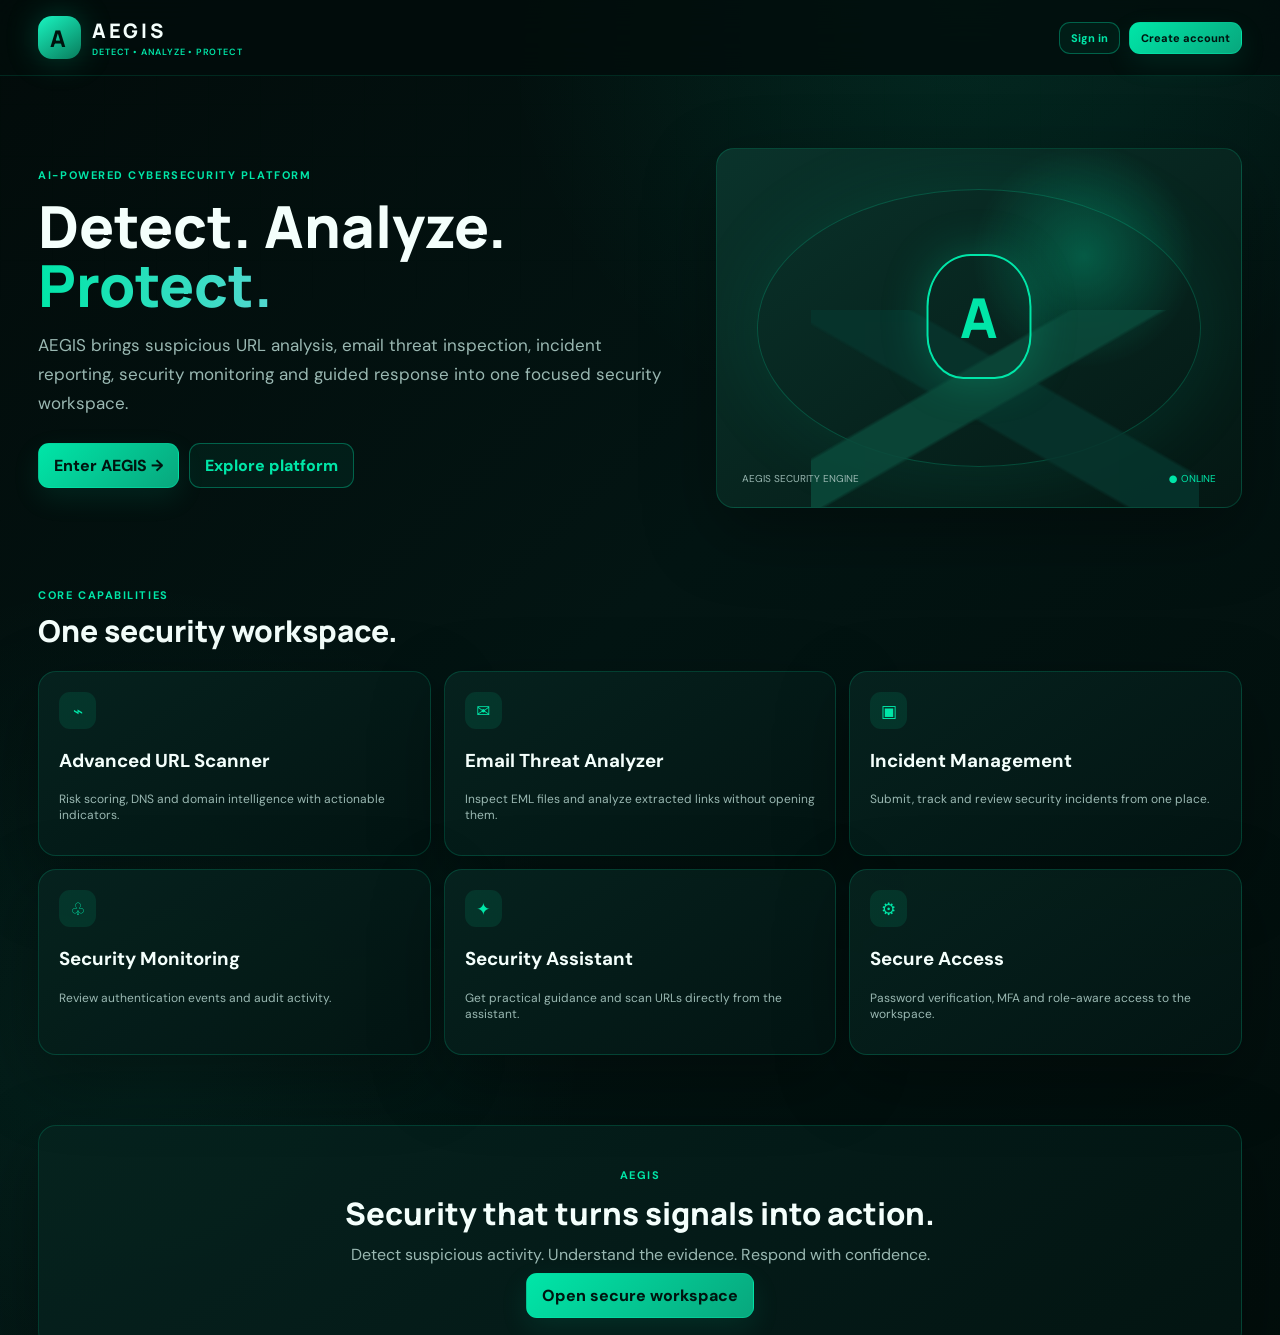
<file: index.html>
<!DOCTYPE html>
<html lang="en">
<head>
    <meta charset="UTF-8">
    <meta name="viewport" content="width=device-width, initial-scale=1.0">
    <title>AEGIS</title>

    <meta http-equiv="refresh" content="0; url=frontend/index.html">
</head>

<body>
    <p>Opening AEGIS...</p>
</body>
</html>
</file>
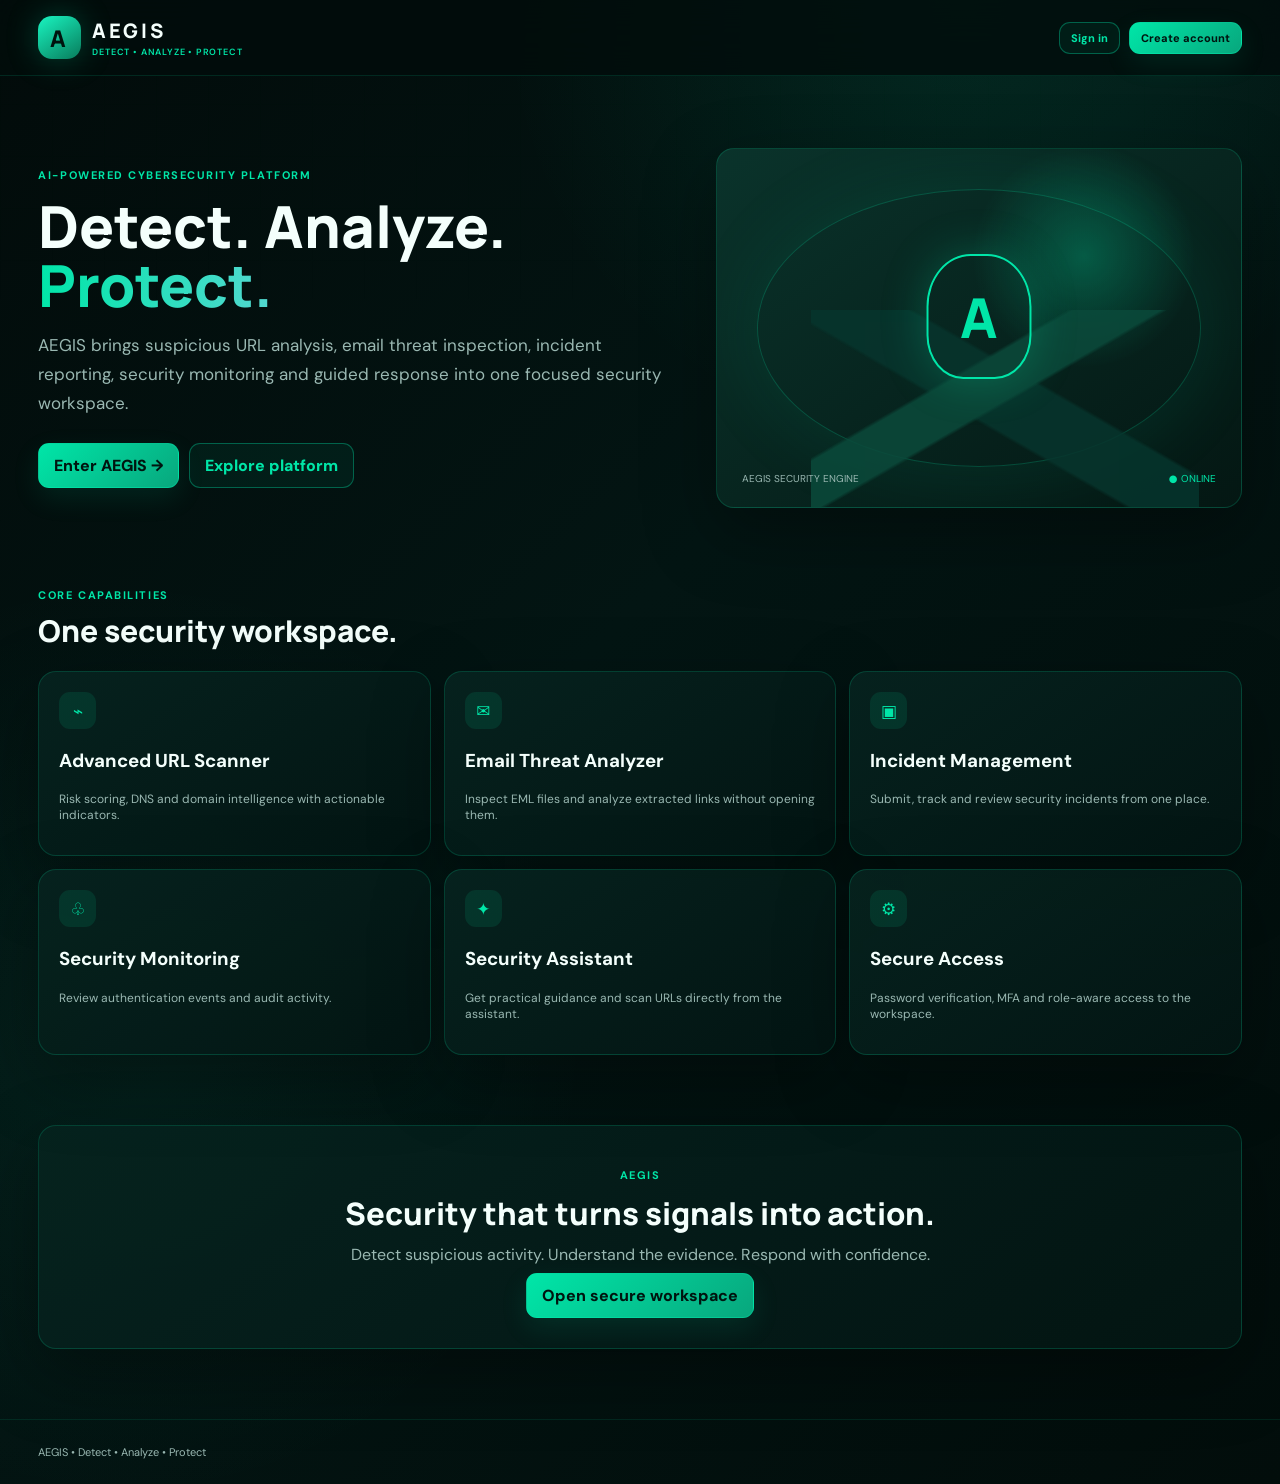
<file: frontend/index.html>
<!doctype html><html lang="en"><head><meta charset="utf-8"><meta name="viewport" content="width=device-width,initial-scale=1"><title>AEGIS — Cybersecurity Intelligence Platform</title><link rel="stylesheet" href="style.css"></head><body>
<header class="topbar"><div class="container topbar-inner"><a class="brand" href="index.html"><span class="brand-mark">A</span><span class="brand-copy">AEGIS<small>DETECT • ANALYZE • PROTECT</small></span></a><div class="top-actions"><a class="btn secondary small" href="login.html">Sign in</a><a class="btn small" href="register.html">Create account</a></div></div></header>
<section style="padding:72px 0 45px"><div class="container" style="display:grid;grid-template-columns:1.1fr .9fr;gap:35px;align-items:center">
<div><div class="eyebrow">AI-powered cybersecurity platform</div><h1 style="font:800 58px/1.02 Manrope;margin:14px 0">Detect. Analyze.<br><span class="gradient">Protect.</span></h1><p style="font-size:17px;line-height:1.7;color:var(--muted);max-width:680px">AEGIS brings suspicious URL analysis, email threat inspection, incident reporting, security monitoring and guided response into one focused security workspace.</p><div style="display:flex;gap:10px;margin-top:25px"><a class="btn" href="register.html">Enter AEGIS →</a><a class="btn secondary" href="#features">Explore platform</a></div></div>
<div class="card" style="min-height:360px;position:relative;overflow:hidden;background:radial-gradient(circle at 70% 30%,rgba(0,230,168,.28),transparent 25%),linear-gradient(145deg,#0a332b,#041713)">
<div style="position:absolute;inset:40px;border:1px solid rgba(0,230,168,.22);border-radius:50%;box-shadow:0 0 80px rgba(0,230,168,.10)"></div>
<div style="position:absolute;left:18%;right:8%;bottom:0;height:55%;background:linear-gradient(150deg,transparent 35%,#0b4a3b 36% 48%,transparent 49%),linear-gradient(30deg,transparent 43%,#07352d 44% 60%,transparent 61%);opacity:.85"></div>
<div style="position:absolute;top:105px;left:50%;transform:translateX(-50%);width:105px;height:125px;border:2px solid var(--green);border-radius:42% 42% 35% 35%;display:grid;place-items:center;box-shadow:0 0 45px rgba(0,230,168,.25);font:800 55px Manrope;color:var(--green)">A</div>
<div style="position:absolute;left:25px;right:25px;bottom:22px;display:flex;justify-content:space-between;font-size:10px;color:var(--muted)"><span>AEGIS SECURITY ENGINE</span><span style="color:var(--green)">● ONLINE</span></div></div></div></section>
<section id="features" style="padding:35px 0"><div class="container"><div class="eyebrow">Core capabilities</div><h2 style="font:800 30px Manrope;margin:8px 0 20px">One security workspace.</h2><div style="display:grid;grid-template-columns:repeat(3,1fr);gap:13px">
<div class="card"><div class="stat-icon">⌁</div><h3>Advanced URL Scanner</h3><p class="muted small">Risk scoring, DNS and domain intelligence with actionable indicators.</p></div>
<div class="card"><div class="stat-icon">✉</div><h3>Email Threat Analyzer</h3><p class="muted small">Inspect EML files and analyze extracted links without opening them.</p></div>
<div class="card"><div class="stat-icon">▣</div><h3>Incident Management</h3><p class="muted small">Submit, track and review security incidents from one place.</p></div>
<div class="card"><div class="stat-icon">♧</div><h3>Security Monitoring</h3><p class="muted small">Review authentication events and audit activity.</p></div>
<div class="card"><div class="stat-icon">✦</div><h3>Security Assistant</h3><p class="muted small">Get practical guidance and scan URLs directly from the assistant.</p></div>
<div class="card"><div class="stat-icon">⚙</div><h3>Secure Access</h3><p class="muted small">Password verification, MFA and role-aware access to the workspace.</p></div>
</div></div></section>
<section style="padding:35px 0 70px"><div class="container card" style="text-align:center;padding:42px"><div class="eyebrow">AEGIS</div><h2 style="font:800 31px Manrope;margin:10px 0">Security that turns signals into action.</h2><p class="muted" style="max-width:650px;margin:0 auto 20px">Detect suspicious activity. Understand the evidence. Respond with confidence.</p><a class="btn" href="login.html">Open secure workspace</a></div></section>
<footer style="border-top:1px solid rgba(0,230,168,.10);padding:25px 0;color:var(--muted);font-size:11px"><div class="container">AEGIS • Detect • Analyze • Protect</div></footer>
<script src="app.js"></script></body></html>
</file>
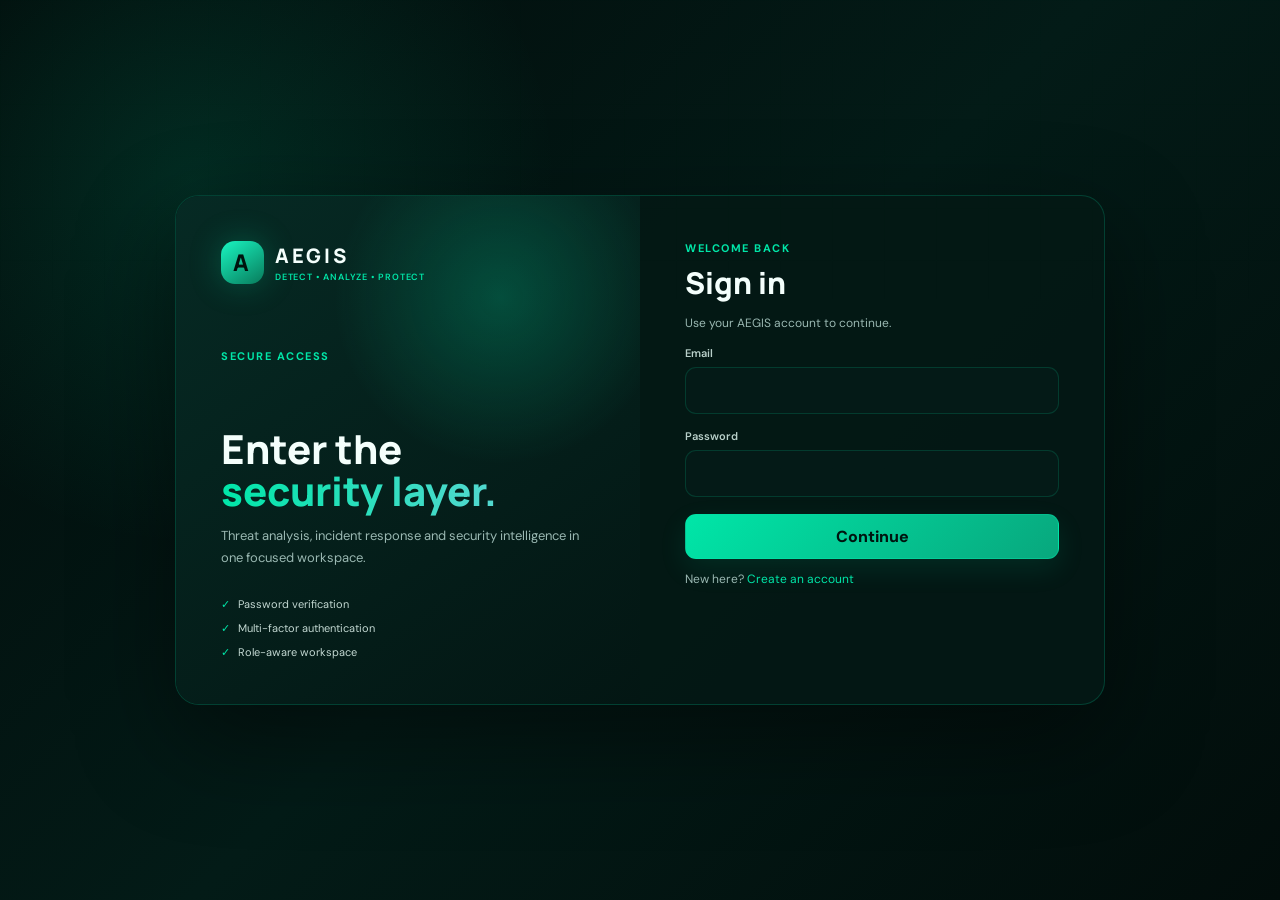
<file: frontend/admin.html>
<!doctype html><html lang="en"><head><meta charset="utf-8"><meta name="viewport" content="width=device-width,initial-scale=1"><title>AEGIS — Administrator</title><link rel="stylesheet" href="style.css"></head><body>
    <header class="topbar"><div class="container topbar-inner">
      <button class="icon-btn mobile-menu" aria-label="Menu">☰</button>
      <a class="brand" href="dashboard.html"><span class="brand-mark">A</span><span class="brand-copy">AEGIS<small>DETECT • ANALYZE • PROTECT</small></span></a>
      <div class="top-search"><span>⌕</span><input id="globalSearch" placeholder="Search threats, URLs, emails, reports…"></div>
      <div class="top-actions">
        <button class="icon-btn" title="Settings" onclick="location.href='settings.html'">⚙</button>
        <button class="icon-btn" title="Alerts" onclick="location.href='alerts.html'">♧</button>
        <div class="profile"><div class="avatar" data-avatar>U</div><div class="profile-info"><div class="profile-name" data-name>User</div><div class="profile-role" data-role>User</div></div></div>
      </div>
    </div></header><div class="page-shell">
    <aside class="sidebar">
      <div class="side-brand"><a class="brand" href="dashboard.html"><span class="brand-mark">A</span><span class="brand-copy">AEGIS<small>DETECT • ANALYZE • PROTECT</small></span></a></div>
      <nav class="side-nav">
        <a data-page="dashboard.html" href="dashboard.html"><span class="side-icon">⌂</span>Dashboard</a>
        <a data-page="url-scanner.html" href="url-scanner.html"><span class="side-icon">⌁</span>URL Scanner</a>
        <a data-page="email-analyzer.html" href="email-analyzer.html"><span class="side-icon">✉</span>Email Analyzer</a>
        <a data-page="report-threat.html" href="report-threat.html"><span class="side-icon">▣</span>Incident Reports</a>
        <a data-page="alerts.html" href="alerts.html"><span class="side-icon">♧</span>Alerts</a>
        <a data-page="security-monitor.html" href="security-monitor.html"><span class="side-icon">⌁</span>Security Monitoring</a>
        <a data-page="security-assistant.html" href="security-assistant.html"><span class="side-icon">✦</span>Security Assistant</a>
        <a data-page="settings.html" href="settings.html"><span class="side-icon">⚙</span>Settings</a>
        <a data-page="admin.html" href="admin.html"><span class="side-icon">◆</span>Administrator</a>
      </nav>
      <div class="side-bottom"><div class="side-status"><span class="dot"></span><strong style="font-size:11px">System Online</strong><div class="small muted" style="margin-top:5px">AEGIS services operational</div></div></div>
    </aside><main class="main">
<div class="page-head"><div><div class="eyebrow">Administrator workspace</div><h1>Administrator</h1><p>Review system-wide reports and update incident status.</p></div><button class="btn secondary small" onclick="load()">Refresh</button></div>
<div class="kpi-grid" id="adminStats"></div>
<section class="card" style="margin-top:14px"><div class="section-title"><h2>Incident Queue</h2><span class="small muted">Status changes are sent to the backend</span></div><div class="table-wrap"><table class="threat-table"><thead><tr><th>ID</th><th>Type</th><th>Severity</th><th>Status</th><th>Update</th></tr></thead><tbody id="reports"></tbody></table></div></section>
</main></div><script src="auth-fetch.js"></script>
<script src="app.js"></script>
</file>
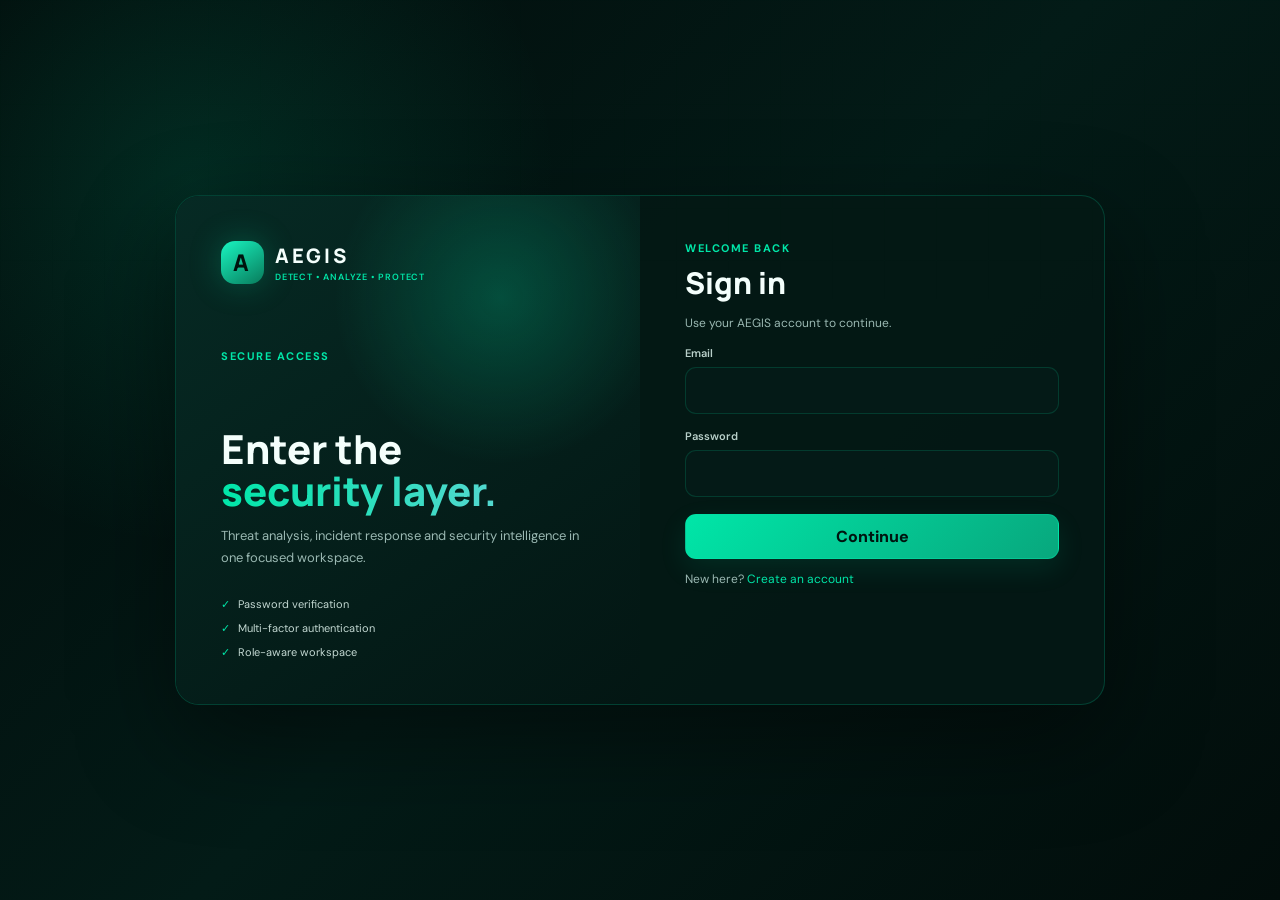
<file: frontend/alerts.html>
<!doctype html><html lang="en"><head><meta charset="utf-8"><meta name="viewport" content="width=device-width,initial-scale=1"><title>AEGIS — Alerts</title><link rel="stylesheet" href="style.css"></head><body>
    <header class="topbar"><div class="container topbar-inner">
      <button class="icon-btn mobile-menu" aria-label="Menu">☰</button>
      <a class="brand" href="dashboard.html"><span class="brand-mark">A</span><span class="brand-copy">AEGIS<small>DETECT • ANALYZE • PROTECT</small></span></a>
      <div class="top-search"><span>⌕</span><input id="globalSearch" placeholder="Search threats, URLs, emails, reports…"></div>
      <div class="top-actions">
        <button class="icon-btn" title="Settings" onclick="location.href='settings.html'">⚙</button>
        <button class="icon-btn" title="Alerts" onclick="location.href='alerts.html'">♧</button>
        <div class="profile"><div class="avatar" data-avatar>U</div><div class="profile-info"><div class="profile-name" data-name>User</div><div class="profile-role" data-role>User</div></div></div>
      </div>
    </div></header><div class="page-shell">
    <aside class="sidebar">
      <div class="side-brand"><a class="brand" href="dashboard.html"><span class="brand-mark">A</span><span class="brand-copy">AEGIS<small>DETECT • ANALYZE • PROTECT</small></span></a></div>
      <nav class="side-nav">
        <a data-page="dashboard.html" href="dashboard.html"><span class="side-icon">⌂</span>Dashboard</a>
        <a data-page="url-scanner.html" href="url-scanner.html"><span class="side-icon">⌁</span>URL Scanner</a>
        <a data-page="email-analyzer.html" href="email-analyzer.html"><span class="side-icon">✉</span>Email Analyzer</a>
        <a data-page="report-threat.html" href="report-threat.html"><span class="side-icon">▣</span>Incident Reports</a>
        <a data-page="alerts.html" href="alerts.html"><span class="side-icon">♧</span>Alerts</a>
        <a data-page="security-monitor.html" href="security-monitor.html"><span class="side-icon">⌁</span>Security Monitoring</a>
        <a data-page="security-assistant.html" href="security-assistant.html"><span class="side-icon">✦</span>Security Assistant</a>
        <a data-page="settings.html" href="settings.html"><span class="side-icon">⚙</span>Settings</a>
        
      </nav>
      <div class="side-bottom"><div class="side-status"><span class="dot"></span><strong style="font-size:11px">System Online</strong><div class="small muted" style="margin-top:5px">AEGIS services operational</div></div></div>
    </aside><main class="main">
<div class="page-head"><div><div class="eyebrow">Security alerts</div><h1>Alerts</h1><p>Review incident reports and security events associated with this account.</p></div><button class="btn secondary small" onclick="load()">Refresh</button></div>
<section class="card"><div class="section-title"><h2>Your incident reports</h2><span class="small muted">Live backend data</span></div><div class="table-wrap"><table class="threat-table"><thead><tr><th>ID</th><th>Type</th><th>Severity</th><th>Status</th><th>Description</th></tr></thead><tbody id="rows"></tbody></table></div></section>
</main></div><script src="auth-fetch.js"></script>
<script src="app.js"></script>
</file>
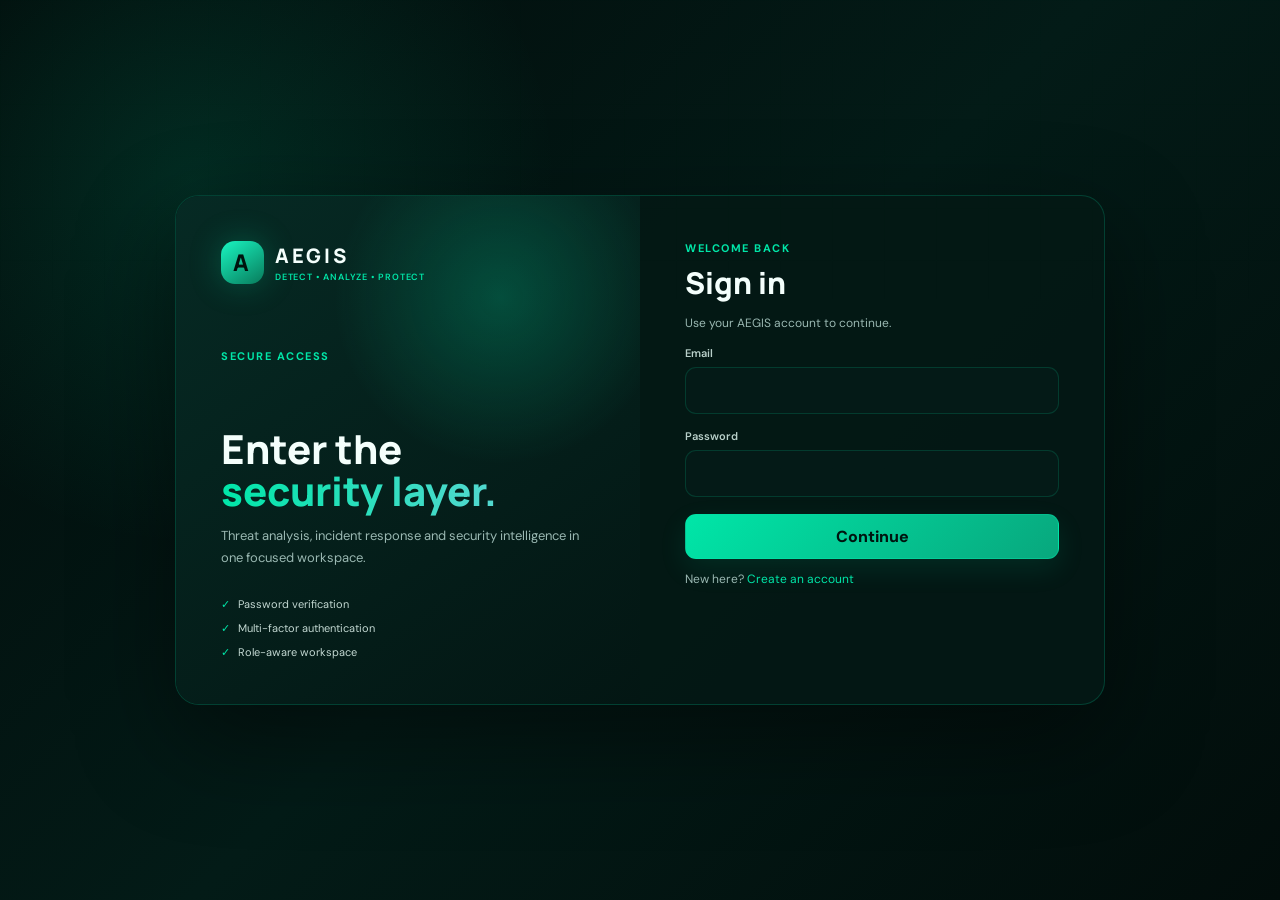
<file: frontend/dashboard.html>
<!doctype html>
<html lang="en">
<head>
  <meta charset="utf-8">
  <meta name="viewport" content="width=device-width,initial-scale=1">
  <title>AEGIS — Security Dashboard</title>
  <link rel="stylesheet" href="style.css">
</head>

<body>

<header class="topbar">
  <div class="container topbar-inner">

    <button class="icon-btn mobile-menu" aria-label="Menu">☰</button>

    <a class="brand" href="dashboard.html">
      <span class="brand-mark">A</span>
      <span class="brand-copy">
        AEGIS
        <small>DETECT • ANALYZE • PROTECT</small>
      </span>
    </a>

    <div class="top-search">
      <span>⌕</span>
      <input
        id="globalSearch"
        placeholder="Search threats, URLs, emails, reports…"
      >
    </div>

    <div class="top-actions">

      <button
        class="icon-btn"
        title="Settings"
        onclick="location.href='settings.html'"
      >
        ⚙
      </button>

      <button
        class="icon-btn"
        title="Alerts"
        onclick="location.href='alerts.html'"
      >
        ♧
      </button>

      <div class="profile">
        <div class="avatar" data-avatar>U</div>

        <div class="profile-info">
          <div class="profile-name" data-name>User</div>
          <div class="profile-role" data-role>User</div>
        </div>
      </div>

    </div>

  </div>
</header>


<div class="page-shell">

  <!-- SIDEBAR -->
  <aside class="sidebar">

    <div class="side-brand">

      <a class="brand" href="dashboard.html">

        <span class="brand-mark">A</span>

        <span class="brand-copy">
          AEGIS
          <small>DETECT • ANALYZE • PROTECT</small>
        </span>

      </a>

    </div>


    <nav class="side-nav">

      <a
        data-page="dashboard.html"
        href="dashboard.html"
      >
        <span class="side-icon">⌂</span>
        Dashboard
      </a>

      <a
        data-page="url-scanner.html"
        href="url-scanner.html"
      >
        <span class="side-icon">⌁</span>
        URL Scanner
      </a>

      <a
        data-page="email-analyzer.html"
        href="email-analyzer.html"
      >
        <span class="side-icon">✉</span>
        Email Analyzer
      </a>

      <a
        data-page="report-threat.html"
        href="report-threat.html"
      >
        <span class="side-icon">▣</span>
        Incident Reports
      </a>

      <a
        data-page="alerts.html"
        href="alerts.html"
      >
        <span class="side-icon">♧</span>
        Alerts
      </a>

      <a
        data-page="security-monitor.html"
        href="security-monitor.html"
      >
        <span class="side-icon">⌁</span>
        Security Monitoring
      </a>

      <a
        data-page="security-assistant.html"
        href="security-assistant.html"
      >
        <span class="side-icon">✦</span>
        Security Assistant
      </a>

      <a
        data-page="settings.html"
        href="settings.html"
      >
        <span class="side-icon">⚙</span>
        Settings
      </a>

    </nav>


    <div class="side-bottom">

      <div class="side-status">

        <span class="dot"></span>

        <strong style="font-size:11px">
          System Online
        </strong>

        <div
          class="small muted"
          style="margin-top:5px"
        >
          AEGIS services operational
        </div>

      </div>

    </div>

  </aside>


  <!-- MAIN -->
  <main class="main">

    <!-- HERO -->
    <div class="dashboard-grid">

      <section class="hero">

        <div class="hero-content">

          <div class="eyebrow">
            AI-powered cybersecurity & threat intelligence
          </div>

          <h1>
            Good day,
            <span
              class="gradient"
              id="heroName"
            >
              User
            </span>
          </h1>

          <p>
            Stay vigilant. Analyze suspicious activity,
            respond to incidents and keep your security
            posture under control.
          </p>

          <div class="hero-meta">

            <div class="meta-pill">
              ◷
              <span id="dateText">—</span>
            </div>

            <div class="meta-pill">

              <span class="dot"></span>

              Security status:

              <strong
                id="heroStatus"
                style="color:var(--green)"
              >
                Loading
              </strong>

            </div>

          </div>

        </div>

      </section>


      <!-- SECURITY SCORE -->
      <aside class="score-card card">

        <div class="score-head">

          <strong
            style="font:700 15px Manrope"
          >
            Security Score
          </strong>

          <span class="green">›</span>

        </div>


        <div
          class="score-ring"
          id="scoreRing"
          style="--score:0"
        >

          <div>

            <div
              class="score-number"
              id="scoreNumber"
            >
              0%
            </div>

            <div
              class="score-status"
              id="scoreStatus"
            >
              Loading
            </div>

          </div>

        </div>


        <div
          class="small muted"
          id="scoreNote"
        >
          Calculated from current AEGIS activity
        </div>

      </aside>

    </div>


    <!-- STATISTICS -->
    <section class="stat-grid">

      <div class="stat card">

        <div class="stat-top">

          <span class="stat-label">
            Total Threats Detected
          </span>

          <div class="stat-icon">
            ◈
          </div>

        </div>

        <div
          class="stat-value"
          id="totalThreats"
        >
          0
        </div>

        <div class="stat-note">
          URL scans + incident reports
        </div>

      </div>


      <div class="stat card">

        <div class="stat-top">

          <span class="stat-label">
            High Risk URLs
          </span>

          <div
            class="stat-icon"
            style="color:var(--critical)"
          >
            △
          </div>

        </div>

        <div
          class="stat-value"
          id="highRisk"
        >
          0
        </div>

        <div class="stat-note">
          High + Critical URL results
        </div>

      </div>


      <div class="stat card">

        <div class="stat-top">

          <span class="stat-label">
            Safe URLs
          </span>

          <div class="stat-icon">
            ⌁
          </div>

        </div>

        <div
          class="stat-value"
          id="safeUrls"
        >
          0
        </div>

        <div class="stat-note">
          Low + Minimal results
        </div>

      </div>


      <div class="stat card">

        <div class="stat-top">

          <span class="stat-label">
            Failed Logins
          </span>

          <div
            class="stat-icon"
            style="color:var(--high)"
          >
            !
          </div>

        </div>

        <div
          class="stat-value"
          id="failedLogins"
        >
          0
        </div>

        <div class="stat-note">
          Recorded authentication failures
        </div>

      </div>

    </section>


    <!-- THREAT DISTRIBUTION + ALERTS -->
    <div class="content-grid">

      <section class="card chart">

        <div class="section-title">

          <h2>
            Threat Distribution
          </h2>

          <span class="small muted">
            Actual database counts
          </span>

        </div>


        <div class="distribution">

          <div
            class="donut"
            id="donut"
          >

            <div class="donut-center">

              <div
                class="donut-total"
                id="donutTotal"
              >
                0
              </div>

              <div class="donut-label">
                URL scans
              </div>

            </div>

          </div>


          <div
            class="legend"
            id="legend"
          ></div>

        </div>

      </section>


      <!-- SECURITY ALERTS -->
      <section class="card">

        <div class="section-title">

          <h2>
            Security Alerts
          </h2>

          <a href="alerts.html">
            View all →
          </a>

        </div>

        <div
          class="alert-list"
          id="alerts"
        ></div>

      </section>

    </div>


    <!-- CURRENT THREAT ACTIVITY -->
    <div class="content-grid">

      <section class="card">

        <div class="section-title">

          <h2>
            Current Threat Activity
          </h2>

          <span class="small muted">
            Live totals by risk level
          </span>

        </div>


        <div
          class="bars"
          id="bars"
        ></div>

      </section>


      <!-- QUICK ACTIONS -->
      <section class="card">

        <div class="section-title">

          <h2>
            Quick Actions
          </h2>

        </div>


        <div class="quick-list">

          <a
            class="quick"
            href="url-scanner.html"
          >

            <span class="quick-left">

              <span class="quick-icon">
                ⌁
              </span>

              Scan a URL

            </span>

            <span>›</span>

          </a>


          <a
            class="quick"
            href="email-analyzer.html"
          >

            <span class="quick-left">

              <span class="quick-icon">
                ✉
              </span>

              Analyze Email

            </span>

            <span>›</span>

          </a>


          <a
            class="quick"
            href="report-threat.html"
          >

            <span class="quick-left">

              <span class="quick-icon">
                ▣
              </span>

              Report Incident

            </span>

            <span>›</span>

          </a>


          <a
            class="quick"
            href="security-assistant.html"
          >

            <span class="quick-left">

              <span class="quick-icon">
                ✦
              </span>

              Security Assistant

            </span>

            <span>›</span>

          </a>

        </div>

      </section>

    </div>


    <!-- RECENT THREATS + ACTIVITY -->
    <div class="content-grid">

      <section class="card">

        <div class="section-title">

          <h2>
            Recent Threats
          </h2>

          <span
            class="small muted"
            id="threatCountLabel"
          >
            0 records
          </span>

        </div>


        <div class="table-wrap">

          <table class="threat-table">

            <thead>

              <tr>

                <th>ID</th>
                <th>Type</th>
                <th>Target</th>
                <th>Severity</th>
                <th>Status</th>

              </tr>

            </thead>


            <tbody id="threatRows"></tbody>

          </table>

        </div>

      </section>


      <!-- RECENT ACTIVITY -->
      <section class="card">

        <div class="section-title">

          <h2>
            Recent Activity
          </h2>

          <span class="small muted">
            Audit trail
          </span>

        </div>


        <div
          class="activity-list"
          id="activity"
        ></div>

      </section>

    </div>


    <!-- FOOTER QUOTE -->
    <section
      class="card quote"
      style="margin-top:14px"
    >

      <div>

        <p>
          Smarter security.<br>
          <span class="gradient">
            Stronger protection.
          </span>
        </p>

        <small>
          AEGIS • DETECT • ANALYZE • PROTECT
        </small>

      </div>

    </section>

  </main>

</div>


<!-- COMMON AEGIS JAVASCRIPT -->
<script src="auth-fetch.js"></script>
<script src="app.js"></script>


<!-- DASHBOARD JAVASCRIPT -->
<script>

requireAuth();
initShell();


/* USER NAME */
const currentUser = getUser();

document.getElementById("heroName").textContent =
  currentUser?.name || "User";


/* CURRENT DATE */
document.getElementById("dateText").textContent =
  new Date().toLocaleDateString(
    "en-IN",
    {
      weekday: "short",
      day: "2-digit",
      month: "short",
      year: "numeric"
    }
  );


/* RISK COLORS */
function riskColor(level){

  const colors = {
    Critical: "#ff4d5d",
    High: "#ff9f43",
    Medium: "#ffc857",
    Low: "#8b5cf6",
    Minimal: "#00e6a8"
  };

  return colors[level] || "#00e6a8";
}


/* ================================
   THREAT DISTRIBUTION DONUT
================================ */

function renderDonut(dist){

  const levels = [
    "Critical",
    "High",
    "Medium",
    "Low",
    "Minimal"
  ];

  const values = levels.map(
    level => Number(dist?.[level] || 0)
  );

  const total = values.reduce(
    (sum, value) => sum + value,
    0
  );


  document.getElementById(
    "donutTotal"
  ).textContent = total;


  if(total === 0){

    document.getElementById(
      "donut"
    ).style.background = "#103d34";


    document.getElementById(
      "legend"
    ).innerHTML =
      '<div class="empty">No URL scans yet.</div>';

    return;
  }


  let start = 0;

  const parts = [];


  levels.forEach(
    (level, index) => {

      const percentage =
        values[index] / total * 100;

      parts.push(
        `${riskColor(level)} ${start}% ${start + percentage}%`
      );

      start += percentage;

    }
  );


  document.getElementById(
    "donut"
  ).style.background =
    `conic-gradient(${parts.join(",")})`;


  document.getElementById(
    "legend"
  ).innerHTML = levels.map(
    (level, index) => {

      const label =
        level === "Minimal"
          ? "Safe"
          : level;

      return `
        <div class="legend-row">

          <i
            class="legend-dot"
            style="background:${riskColor(level)}"
          ></i>

          <span>${label}</span>

          <span>${values[index]}</span>

        </div>
      `;

    }
  ).join("");

}


/* ================================
   CURRENT THREAT ACTIVITY
================================ */

function renderBars(dist){

  const box =
    document.getElementById("bars");

  if(!box){
    return;
  }


  const levels = [
    {
      key: "Critical",
      label: "Critical"
    },
    {
      key: "High",
      label: "High"
    },
    {
      key: "Medium",
      label: "Medium"
    },
    {
      key: "Low",
      label: "Low"
    },
    {
      key: "Minimal",
      label: "Safe"
    }
  ];


  const values = levels.map(
    item => Number(
      dist?.[item.key] || 0
    )
  );


  const max =
    Math.max(
      1,
      ...values
    );


  box.innerHTML =
    levels.map(
      (item, index) => {

        const value =
          values[index];


        /*
          Make the bar visible even when
          the value is zero.
        */

        const height =
          value > 0
            ? Math.max(
                12,
                Math.round(
                  (value / max) * 170
                )
              )
            : 3;


        return `
          <div
            class="bar-col"
            title="${item.label}: ${value}"
          >

            <div
              class="bar-value"
              style="
                font-size:11px;
                font-weight:700;
                color:#f4fffc;
                min-height:16px;
              "
            >
              ${value}
            </div>


            <div
              class="bar-stack"
              style="
                height:180px;
                width:100%;
                display:flex;
                align-items:flex-end;
                justify-content:flex-end;
              "
            >

              <div
                class="bar-seg"
                style="
                  width:100%;
                  height:${height}px;
                  min-height:${height}px;
                  background:${riskColor(item.key)};
                  border-radius:6px 6px 2px 2px;
                  box-shadow:0 0 14px ${riskColor(item.key)}55;
                  transition:height .5s ease;
                "
              ></div>

            </div>


            <div
              class="bar-label"
              style="
                font-size:10px;
                color:#9ab8b2;
                text-align:center;
              "
            >
              ${item.label}
            </div>

          </div>
        `;

      }
    ).join("");

}


/* ================================
   SECURITY ALERTS
================================ */

function renderAlerts(items){

  const alerts =
    Array.isArray(items)
      ? items
      : [];


  document.getElementById(
    "alerts"
  ).innerHTML =

    alerts
      .slice(0, 5)
      .map(item => {

        const color =
          riskColor(
            item.severity
          );


        return `
          <div class="alert">

            <div
              class="alert-icon"
              style="
                color:${color};
                background:${color}18
              "
            >
              !
            </div>


            <div>

              <div class="alert-title">
                ${esc(
                  item.title ||
                  item.type ||
                  "Security alert"
                )}
              </div>


              <div class="alert-desc">
                ${esc(
                  item.description ||
                  "Review the event in AEGIS."
                )}
              </div>

            </div>


            <span
              style="
                font-size:9px;
                color:${color}
              "
            >
              ${esc(
                item.severity ||
                "Info"
              )}
            </span>

          </div>
        `;

      })
      .join("")

    ||

    '<div class="empty">No active alerts.</div>';

}


/* ================================
   RECENT THREATS
================================ */

function renderThreats(items){

  const threats =
    Array.isArray(items)
      ? items
      : [];


  document.getElementById(
    "threatCountLabel"
  ).textContent =
    `${threats.length} records`;


  document.getElementById(
    "threatRows"
  ).innerHTML =

    threats
      .slice(0, 10)
      .map(item => {

        return `
          <tr>

            <td>
              #${esc(item.id)}
            </td>


            <td>
              ${esc(
                item.type ||
                "Threat"
              )}
            </td>


            <td
              title="${esc(
                item.url ||
                item.description ||
                ""
              )}"
            >
              ${esc(
                item.domain ||
                item.url ||
                item.description ||
                "—"
              ).slice(0, 34)}
            </td>


            <td>
              ${severityBadge(
                item.severity
              )}
            </td>


            <td>
              ${esc(
                item.status ||
                "—"
              )}
            </td>

          </tr>
        `;

      })
      .join("")

    ||

    `
      <tr>
        <td
          colspan="5"
          class="empty"
        >
          No threat records yet.
        </td>
      </tr>
    `;

}


/* ================================
   RECENT ACTIVITY
================================ */

function renderActivity(items){

  const activities =
    Array.isArray(items)
      ? items
      : [];


  document.getElementById(
    "activity"
  ).innerHTML =

    activities
      .slice(0, 7)
      .map(item => {

        return `
          <div class="activity">

            <div class="activity-icon">
              •
            </div>


            <div class="activity-main">

              <div class="activity-title">
                ${esc(
                  item.action ||
                  "Activity"
                )}
              </div>


              <div class="activity-meta">

                ${esc(
                  item.details ||
                  ""
                )}

                ${
                  item.created_at
                    ? " · " +
                      new Date(
                        item.created_at
                      ).toLocaleString(
                        "en-IN"
                      )
                    : ""
                }

              </div>

            </div>

          </div>
        `;

      })
      .join("")

    ||

    '<div class="empty">No audit activity yet.</div>';

}


/* ================================
   LOAD DASHBOARD
================================ */

async function loadDashboard(){

  try{

    const response =
      await fetch(
        API_URL +
        "/dashboard/overview"
      );


    const data =
      await response.json();


    if(!response.ok){

      throw new Error(
        data.detail ||
        "Dashboard data unavailable"
      );

    }


    const stats =
      data.statistics || {};


    /* TOTAL THREATS */

    const totalThreats =
      Number(
        stats.high_risk_urls || 0
      ) +
      Number(
        stats.total_threat_reports || 0
      );


    document.getElementById(
      "totalThreats"
    ).textContent =
      totalThreats;


    /* HIGH RISK URLS */

    document.getElementById(
      "highRisk"
    ).textContent =
      Number(
        stats.high_risk_urls || 0
      );


    /* SAFE URLS */

    document.getElementById(
      "safeUrls"
    ).textContent =
      Number(
        stats.safe_urls || 0
      );


    /* FAILED LOGINS */

    document.getElementById(
      "failedLogins"
    ).textContent =
      Number(
        stats.failed_logins || 0
      );


    /* SECURITY SCORE AND EVIDENCE-BASED STATUS */
    const rawScore = Number(data.security_score);
    const hasScore = data.security_score !== null &&
      data.security_score !== undefined && Number.isFinite(rawScore);
    const score = hasScore ? Math.max(0, Math.min(100, rawScore)) : null;

    const dist = data.threat_distribution || {};
    const levels = ["Critical", "High", "Medium", "Low", "Minimal"];
    const distributionCount = levels.reduce((sum, level) =>
      sum + Math.max(0, Number(dist[level]) || 0), 0);
    const reportedCount = Number(stats.total_url_scans ?? stats.url_scans);
    const hasReportedCount = Number.isFinite(reportedCount) &&
      (stats.total_url_scans != null || stats.url_scans != null);
    const scanCount = hasReportedCount ? reportedCount : distributionCount;
    const high = Math.max(0, Number(stats.high_risk_urls) || 0);
    const medium = Math.max(0, Number(dist.Medium) || 0);
    const critical = Math.max(0, Number(dist.Critical) || 0);

    let status;
    if (scanCount <= 0) {
      status = "Not Assessed";
    } else if (high > 0 || critical > 0) {
      status = "At Risk";
    } else if (medium > 0) {
      status = "Warning";
    } else if (distributionCount > 0 &&
               distributionCount === scanCount) {
      status = "No Threats Detected";
    } else {
      status = "Insufficient Data";
    }

    const statusColors = {
      "Not Assessed": "#9ab8b2",
      "At Risk": "#ff4d5d",
      "Warning": "#ffc857",
      "No Threats Detected": "#00e6a8",
      "Insufficient Data": "#9ab8b2"
    };

    document.getElementById("scoreNumber").textContent =
      scanCount <= 0 || score === null ? "—" : score + "%";
    document.getElementById("scoreStatus").textContent = status;
    const heroStatus = document.getElementById("heroStatus");
    heroStatus.textContent = status;
    heroStatus.style.color = statusColors[status];
    document.getElementById("scoreRing").style.setProperty(
      "--score", scanCount <= 0 || score === null ? 0 : score
    );
    document.getElementById("scoreNote").textContent =
      scanCount <= 0
        ? "No recorded URL scans yet — security has not been assessed."
        : score === null
          ? "Security score unavailable from the backend."
          : "Based on recorded AEGIS activity; not a security guarantee.";

    /* CHARTS */

    renderDonut(
      data.threat_distribution
    );


    renderBars(
      data.threat_distribution
    );


    /* ALERTS */

    renderAlerts(
      data.alerts
    );


    /* RECENT THREATS */

    renderThreats(
      data.recent_threats
    );


    /* RECENT ACTIVITY */

    renderActivity(
      data.recent_activity
    );


  }catch(error){

    console.error(
      "AEGIS dashboard error:",
      error
    );


    document.getElementById(
      "heroStatus"
    ).textContent =
      "Data unavailable";


    document.getElementById(
      "scoreStatus"
    ).textContent =
      "Offline";


    document.getElementById(
      "alerts"
    ).innerHTML =
      `
        <div class="empty">
          Could not load live dashboard data.
          Check the backend connection.
        </div>
      `;


    document.getElementById(
      "bars"
    ).innerHTML =
      `
        <div
          class="empty"
          style="
            width:100%;
            padding:30px;
            text-align:center;
          "
        >
          Threat activity unavailable.
        </div>
      `;

  }

}


/* START DASHBOARD */

loadDashboard();

</script>

</body>
</html>
</file>
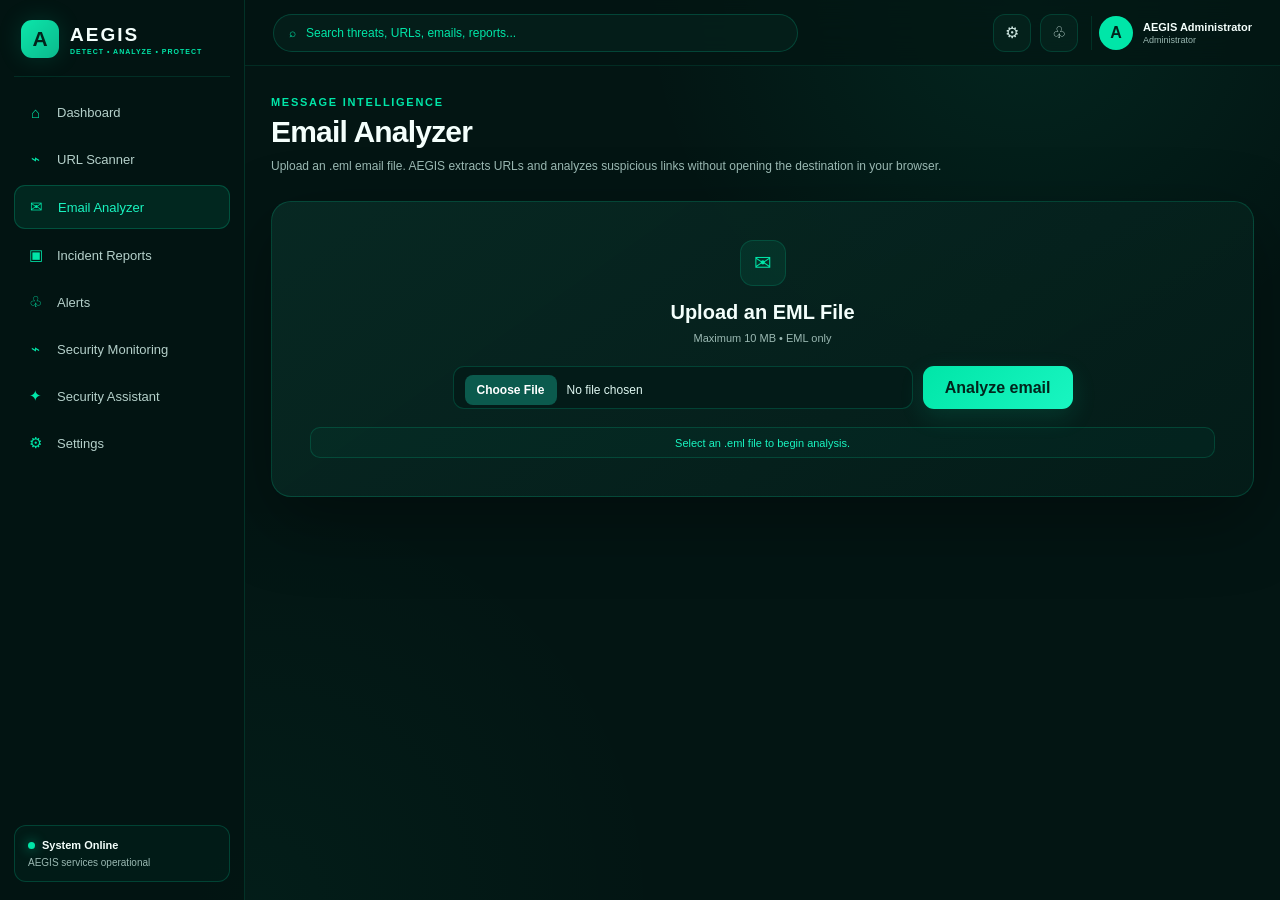
<file: frontend/email-analyzer.html>
<!DOCTYPE html>
<html lang="en">
<head>
  <meta charset="UTF-8">
  <meta name="viewport" content="width=device-width, initial-scale=1.0">
  <title>AEGIS — Email Analyzer</title>

  <style>
    :root{
      --bg:#031513;
      --bg2:#061d1a;
      --panel:#06231f;
      --panel2:#082a25;
      --line:#0b5a4d;
      --line-soft:rgba(0,230,168,.16);

      --green:#00e6a8;
      --green2:#19f5c1;
      --text:#f4fffc;
      --muted:#9ab8b2;
      --dim:#6f918a;

      --critical:#ff4d5d;
      --high:#ff9f43;
      --medium:#ffc857;
      --low:#8b5cf6;
      --safe:#00e6a8;

      --sidebar:245px;
      --topbar:66px;
      --radius:18px;
      --shadow:0 24px 70px rgba(0,0,0,.34);
    }

    *{
      box-sizing:border-box;
    }

    html,
    body{
      margin:0;
      padding:0;
      min-height:100%;
      background:
        radial-gradient(circle at 80% 0%, rgba(0,230,168,.08), transparent 28%),
        radial-gradient(circle at 20% 100%, rgba(0,230,168,.04), transparent 30%),
        var(--bg);
      color:var(--text);
      font-family:Inter,Segoe UI,Arial,sans-serif;
    }

    body{
      min-height:100vh;
    }

    a{
      color:inherit;
      text-decoration:none;
    }

    button,
    input{
      font:inherit;
    }

    /* =========================
       SIDEBAR
       ========================= */

    .sidebar{
      position:fixed;
      left:0;
      top:0;
      bottom:0;
      width:var(--sidebar);
      background:rgba(3,21,19,.97);
      border-right:1px solid rgba(0,230,168,.14);
      z-index:50;
      display:flex;
      flex-direction:column;
      padding:18px 14px;
    }

    .brand{
      display:flex;
      align-items:center;
      gap:11px;
      padding:2px 7px 18px;
      border-bottom:1px solid rgba(0,230,168,.12);
      margin-bottom:15px;
    }

    .brand-logo{
      width:38px;
      height:38px;
      border-radius:11px;
      background:linear-gradient(135deg,#0be6aa,#0bb98d);
      color:#02241c;
      display:flex;
      align-items:center;
      justify-content:center;
      font-weight:900;
      font-size:21px;
      box-shadow:0 0 25px rgba(0,230,168,.15);
    }

    .brand-name{
      font-size:19px;
      font-weight:800;
      letter-spacing:2px;
    }

    .brand-tag{
      font-size:7px;
      color:var(--green);
      letter-spacing:1px;
      font-weight:800;
      margin-top:2px;
    }

    .nav{
      display:flex;
      flex-direction:column;
      gap:5px;
    }

    .nav a{
      display:flex;
      align-items:center;
      gap:13px;
      padding:12px 13px;
      border-radius:11px;
      color:#b5d0ca;
      font-size:13px;
      transition:.18s ease;
    }

    .nav a:hover{
      background:rgba(0,230,168,.07);
      color:#fff;
    }

    .nav a.active{
      background:rgba(0,230,168,.09);
      border:1px solid rgba(0,230,168,.22);
      color:var(--green2);
    }

    .nav-icon{
      width:17px;
      text-align:center;
      color:var(--green);
      font-size:15px;
    }

    .sidebar-bottom{
      margin-top:auto;
    }

    .system-status{
      border:1px solid rgba(0,230,168,.20);
      background:rgba(0,230,168,.035);
      border-radius:12px;
      padding:13px;
    }

    .status-line{
      display:flex;
      align-items:center;
      gap:7px;
      font-size:11px;
      font-weight:700;
    }

    .status-dot{
      width:7px;
      height:7px;
      border-radius:50%;
      background:var(--green);
      box-shadow:0 0 12px rgba(0,230,168,.7);
    }

    .status-sub{
      color:var(--muted);
      font-size:10px;
      margin-top:6px;
    }

    /* =========================
       TOPBAR
       ========================= */

    .main{
      margin-left:var(--sidebar);
      min-height:100vh;
    }

    .topbar{
      height:var(--topbar);
      border-bottom:1px solid rgba(0,230,168,.11);
      display:flex;
      align-items:center;
      gap:22px;
      padding:0 28px;
      background:rgba(3,21,19,.72);
      backdrop-filter:blur(15px);
      position:sticky;
      top:0;
      z-index:40;
    }

    .search{
      width:min(525px,52vw);
      height:38px;
      border:1px solid rgba(0,230,168,.20);
      background:rgba(6,35,31,.7);
      border-radius:22px;
      display:flex;
      align-items:center;
      gap:10px;
      padding:0 15px;
      color:var(--muted);
      font-size:12px;
    }

    .search span{
      color:var(--green);
    }

    .top-actions{
      margin-left:auto;
      display:flex;
      align-items:center;
      gap:9px;
    }

    .top-btn{
      width:38px;
      height:38px;
      border-radius:12px;
      border:1px solid rgba(0,230,168,.16);
      background:rgba(6,35,31,.8);
      color:#cce5df;
      display:flex;
      align-items:center;
      justify-content:center;
      cursor:pointer;
    }

    .profile{
      display:flex;
      align-items:center;
      gap:10px;
      padding-left:7px;
      margin-left:4px;
      border-left:1px solid rgba(0,230,168,.12);
    }

    .profile-avatar{
      width:34px;
      height:34px;
      border-radius:50%;
      background:var(--green);
      color:#02241c;
      display:flex;
      align-items:center;
      justify-content:center;
      font-weight:900;
    }

    .profile-name{
      font-size:11px;
      font-weight:800;
    }

    .profile-role{
      color:var(--muted);
      font-size:9px;
      margin-top:2px;
    }

    /* =========================
       CONTENT
       ========================= */

    .content{
      padding:30px 26px 50px;
      max-width:1500px;
      margin:auto;
    }

    .eyebrow{
      color:var(--green);
      font-size:11px;
      letter-spacing:1.7px;
      font-weight:800;
      text-transform:uppercase;
      margin-bottom:7px;
    }

    h1{
      margin:0;
      font-size:30px;
      letter-spacing:-.8px;
    }

    .subtitle{
      color:var(--muted);
      font-size:12px;
      margin-top:8px;
      line-height:1.6;
    }

    /* =========================
       UPLOAD CARD
       ========================= */

    .upload-card{
      margin-top:25px;
      border:1px solid rgba(0,230,168,.18);
      border-radius:20px;
      background:
        linear-gradient(
          145deg,
          rgba(8,42,37,.90),
          rgba(4,29,25,.92)
        );
      box-shadow:var(--shadow);
      padding:38px;
      text-align:center;
    }

    .upload-icon{
      width:46px;
      height:46px;
      border-radius:13px;
      margin:0 auto 15px;
      background:rgba(0,230,168,.08);
      border:1px solid rgba(0,230,168,.16);
      color:var(--green);
      display:flex;
      align-items:center;
      justify-content:center;
      font-size:21px;
    }

    .upload-title{
      font-size:20px;
      font-weight:800;
    }

    .upload-note{
      color:var(--muted);
      font-size:11px;
      margin-top:8px;
    }

    .file-row{
      margin:22px auto 0;
      max-width:620px;
      display:flex;
      gap:10px;
      align-items:center;
      justify-content:center;
    }

    .file-input{
      flex:1;
      min-width:0;
      height:43px;
      padding:8px 11px;
      border-radius:11px;
      border:1px solid rgba(0,230,168,.19);
      background:#031b18;
      color:#dff7f1;
      font-size:12px;
    }

    .file-input::file-selector-button{
      border:0;
      border-radius:8px;
      background:#0b5a4d;
      color:white;
      padding:8px 12px;
      margin-right:10px;
      cursor:pointer;
      font-weight:700;
    }

    .analyze-btn{
      height:43px;
      border:0;
      border-radius:11px;
      padding:0 22px;
      background:linear-gradient(135deg,#00e6a8,#19f5c1);
      color:#02241c;
      font-weight:900;
      cursor:pointer;
      box-shadow:0 8px 25px rgba(0,230,168,.13);
    }

    .analyze-btn:hover{
      transform:translateY(-1px);
    }

    .analyze-btn:disabled{
      opacity:.55;
      cursor:not-allowed;
      transform:none;
    }

    .message{
      max-width:100%;
      margin:18px auto 0;
      min-height:31px;
      border:1px solid rgba(0,230,168,.17);
      border-radius:10px;
      background:rgba(0,230,168,.035);
      color:var(--green2);
      padding:8px 12px;
      font-size:11px;
      display:flex;
      align-items:center;
      justify-content:center;
    }

    .message.error{
      border-color:rgba(255,77,93,.30);
      background:rgba(255,77,93,.05);
      color:#ff8994;
    }

    /* =========================
       RESULT SUMMARY
       ========================= */

    .result-card{
      margin-top:18px;
      border:1px solid rgba(0,230,168,.16);
      border-radius:18px;
      background:rgba(6,35,31,.86);
      overflow:hidden;
    }

    .section-head{
      display:flex;
      align-items:center;
      justify-content:space-between;
      padding:19px 20px;
      border-bottom:1px solid rgba(0,230,168,.11);
    }

    .section-head h2{
      margin:0;
      font-size:15px;
    }

    .risk-badge{
      padding:6px 12px;
      border-radius:20px;
      border:1px solid rgba(0,230,168,.28);
      color:var(--green);
      font-size:10px;
      font-weight:800;
      text-transform:uppercase;
    }

    .risk-badge.critical{
      color:var(--critical);
      border-color:rgba(255,77,93,.38);
      background:rgba(255,77,93,.07);
    }

    .risk-badge.high{
      color:var(--high);
      border-color:rgba(255,159,67,.35);
      background:rgba(255,159,67,.06);
    }

    .risk-badge.medium{
      color:var(--medium);
      border-color:rgba(255,200,87,.35);
      background:rgba(255,200,87,.06);
    }

    .risk-badge.low{
      color:#b29bff;
      border-color:rgba(139,92,246,.35);
      background:rgba(139,92,246,.06);
    }

    .risk-badge.minimal{
      color:var(--green);
      border-color:rgba(0,230,168,.28);
      background:rgba(0,230,168,.05);
    }

    .summary-grid{
      display:grid;
      grid-template-columns:repeat(3,1fr);
      gap:13px;
      padding:18px;
    }

    .metric{
      border:1px solid rgba(0,230,168,.12);
      border-radius:13px;
      background:rgba(3,21,19,.55);
      padding:16px;
      min-height:92px;
    }

    .metric-label{
      color:var(--muted);
      font-size:10px;
    }

    .metric-value{
      margin-top:10px;
      font-size:23px;
      font-weight:850;
    }

    .metric-value.small{
      font-size:14px;
      line-height:1.45;
    }

    /* =========================
       EMAIL DETAILS
       ========================= */

    .details{
      padding:0 18px 18px;
      display:grid;
      grid-template-columns:1fr 1fr;
      gap:13px;
    }

    .detail-box{
      border:1px solid rgba(0,230,168,.12);
      border-radius:13px;
      padding:15px;
      background:rgba(3,21,19,.46);
    }

    .detail-label{
      color:var(--muted);
      font-size:10px;
      margin-bottom:7px;
    }

    .detail-value{
      font-size:12px;
      line-height:1.5;
      word-break:break-word;
    }

    /* =========================
       INDICATORS
       ========================= */

    .indicator-list{
      padding:18px;
      display:flex;
      flex-direction:column;
      gap:8px;
    }

    .indicator{
      border:1px solid rgba(0,230,168,.12);
      background:rgba(3,21,19,.50);
      border-radius:10px;
      padding:11px 13px;
      font-size:11px;
      color:#d7ebe7;
    }

    .indicator::before{
      content:"";
      display:inline-block;
      width:5px;
      height:5px;
      border-radius:50%;
      background:var(--green);
      margin-right:9px;
      vertical-align:middle;
    }

    /* =========================
       RECOMMENDATION
       ========================= */

    .recommendation{
      margin:0 18px 18px;
      padding:15px;
      border-left:3px solid var(--green);
      border-radius:0 10px 10px 0;
      background:rgba(0,230,168,.045);
      color:#d9eee9;
      font-size:11px;
      line-height:1.65;
    }

    .recommendation strong{
      color:var(--green2);
      display:block;
      margin-bottom:5px;
    }

    /* =========================
       URL TABLE
       ========================= */

    .table-wrap{
      padding:0 18px 20px;
      overflow-x:auto;
    }

    table{
      width:100%;
      border-collapse:collapse;
      min-width:700px;
    }

    th{
      text-align:left;
      color:var(--muted);
      font-size:9px;
      text-transform:uppercase;
      letter-spacing:.7px;
      padding:12px 10px;
      border-bottom:1px solid rgba(0,230,168,.14);
    }

    td{
      padding:13px 10px;
      border-bottom:1px solid rgba(0,230,168,.08);
      font-size:11px;
      vertical-align:top;
    }

    td.url{
      max-width:420px;
      word-break:break-all;
      color:#cce8e1;
    }

    .url-risk{
      display:inline-block;
      padding:5px 9px;
      border-radius:15px;
      font-size:9px;
      font-weight:800;
      border:1px solid rgba(0,230,168,.20);
    }

    .url-risk.critical{
      color:var(--critical);
      border-color:rgba(255,77,93,.35);
    }

    .url-risk.high{
      color:var(--high);
      border-color:rgba(255,159,67,.35);
    }

    .url-risk.medium{
      color:var(--medium);
      border-color:rgba(255,200,87,.35);
    }

    .url-risk.low{
      color:#b29bff;
      border-color:rgba(139,92,246,.35);
    }

    .url-risk.minimal{
      color:var(--green);
    }

    .empty{
      color:var(--muted);
      text-align:center;
      padding:28px;
      font-size:11px;
    }

    /* =========================
       LOADING
       ========================= */

    .loading{
      display:none;
      align-items:center;
      justify-content:center;
      gap:9px;
      color:var(--green2);
      font-size:11px;
      margin-top:12px;
    }

    .loading.show{
      display:flex;
    }

    .spinner{
      width:14px;
      height:14px;
      border-radius:50%;
      border:2px solid rgba(0,230,168,.20);
      border-top-color:var(--green);
      animation:spin .7s linear infinite;
    }

    @keyframes spin{
      to{transform:rotate(360deg)}
    }

    /* =========================
       RAW RESPONSE
       ========================= */

    details.raw{
      margin-top:18px;
      border:1px solid rgba(0,230,168,.12);
      border-radius:13px;
      background:rgba(3,21,19,.50);
      overflow:hidden;
    }

    details.raw summary{
      cursor:pointer;
      padding:13px 15px;
      color:var(--green2);
      font-size:11px;
      font-weight:700;
    }

    pre{
      margin:0;
      padding:15px;
      max-height:400px;
      overflow:auto;
      color:#a9c9c2;
      font-size:10px;
      line-height:1.5;
      border-top:1px solid rgba(0,230,168,.10);
    }

    /* =========================
       RESPONSIVE
       ========================= */

    @media(max-width:900px){
      :root{
        --sidebar:205px;
      }

      .summary-grid{
        grid-template-columns:1fr;
      }

      .details{
        grid-template-columns:1fr;
      }

      .topbar{
        padding:0 15px;
      }

      .search{
        display:none;
      }
    }

    @media(max-width:650px){
      .sidebar{
        position:relative;
        width:100%;
        height:auto;
        min-height:0;
      }

      .main{
        margin-left:0;
      }

      .nav{
        display:grid;
        grid-template-columns:1fr 1fr;
      }

      .sidebar-bottom{
        margin-top:15px;
      }

      .topbar{
        position:relative;
      }

      .content{
        padding:22px 13px 40px;
      }

      .file-row{
        flex-direction:column;
      }

      .file-input,
      .analyze-btn{
        width:100%;
      }
    }
  </style>
</head>

<body>

  <!-- =========================
       SIDEBAR
       ========================= -->

  <aside class="sidebar">

    <div class="brand">
      <div class="brand-logo">A</div>

      <div>
        <div class="brand-name">AEGIS</div>
        <div class="brand-tag">DETECT • ANALYZE • PROTECT</div>
      </div>
    </div>

    <nav class="nav">

      <a href="dashboard.html">
        <span class="nav-icon">⌂</span>
        Dashboard
      </a>

      <a href="url-scanner.html">
        <span class="nav-icon">⌁</span>
        URL Scanner
      </a>

      <a href="email-analyzer.html" class="active">
        <span class="nav-icon">✉</span>
        Email Analyzer
      </a>

      <a href="report-threat.html">
        <span class="nav-icon">▣</span>
        Incident Reports
      </a>

      <a href="alerts.html">
        <span class="nav-icon">♧</span>
        Alerts
      </a>

      <a href="security-monitor.html">
        <span class="nav-icon">⌁</span>
        Security Monitoring
      </a>

      <a href="security-assistant.html">
        <span class="nav-icon">✦</span>
        Security Assistant
      </a>

      <a href="settings.html">
        <span class="nav-icon">⚙</span>
        Settings
      </a>

    </nav>

    <div class="sidebar-bottom">

      <div class="system-status">

        <div class="status-line">
          <span class="status-dot"></span>
          <span>System Online</span>
        </div>

        <div class="status-sub">
          AEGIS services operational
        </div>

      </div>

    </div>

  </aside>


  <!-- =========================
       MAIN
       ========================= -->

  <main class="main">

    <!-- TOPBAR -->

    <header class="topbar">

      <div class="search">
        <span>⌕</span>
        <span>Search threats, URLs, emails, reports...</span>
      </div>

      <div class="top-actions">

        <button
          class="top-btn"
          onclick="window.location.href='settings.html'"
          title="Settings"
        >
          ⚙
        </button>

        <button
          class="top-btn"
          onclick="window.location.href='alerts.html'"
          title="Alerts"
        >
          ♧
        </button>

        <div class="profile">

          <div class="profile-avatar" id="profileAvatar">
            A
          </div>

          <div>
            <div class="profile-name" id="profileName">
              AEGIS Administrator
            </div>

            <div class="profile-role" id="profileRole">
              Administrator
            </div>
          </div>

        </div>

      </div>

    </header>


    <!-- CONTENT -->

    <div class="content">

      <div class="eyebrow">
        MESSAGE INTELLIGENCE
      </div>

      <h1>
        Email Analyzer
      </h1>

      <div class="subtitle">
        Upload an .eml email file. AEGIS extracts URLs and analyzes
        suspicious links without opening the destination in your browser.
      </div>


      <!-- =========================
           UPLOAD
           ========================= -->

      <section class="upload-card">

        <div class="upload-icon">
          ✉
        </div>

        <div class="upload-title">
          Upload an EML File
        </div>

        <div class="upload-note">
          Maximum 10 MB • EML only
        </div>

        <div class="file-row">

          <input
            id="emailFile"
            class="file-input"
            type="file"
            accept=".eml,message/rfc822"
          >

          <button
            id="analyzeBtn"
            class="analyze-btn"
            type="button"
          >
            Analyze email
          </button>

        </div>

        <div id="message" class="message">
          Select an .eml file to begin analysis.
        </div>

        <div id="loading" class="loading">
          <span class="spinner"></span>
          <span>Analyzing email and extracted URLs...</span>
        </div>

      </section>


      <!-- =========================
           RESULT
           ========================= -->

      <section
        id="resultArea"
        style="display:none"
      >

        <!-- SUMMARY -->

        <section class="result-card">

          <div class="section-head">

            <h2>
              Analysis Result
            </h2>

            <span
              id="riskBadge"
              class="risk-badge"
            >
              Unknown
            </span>

          </div>


          <div class="summary-grid">

            <div class="metric">

              <div class="metric-label">
                Risk Score
              </div>

              <div
                class="metric-value"
                id="riskScore"
              >
                —
              </div>

            </div>


            <div class="metric">

              <div class="metric-label">
                URLs Extracted
              </div>

              <div
                class="metric-value"
                id="urlCount"
              >
                0
              </div>

            </div>


            <div class="metric">

              <div class="metric-label">
                Confidence
              </div>

              <div
                class="metric-value small"
                id="confidence"
              >
                —
              </div>

            </div>

          </div>


          <!-- EMAIL DETAILS -->

          <div class="details">

            <div class="detail-box">

              <div class="detail-label">
                Sender
              </div>

              <div
                class="detail-value"
                id="sender"
              >
                —
              </div>

            </div>


            <div class="detail-box">

              <div class="detail-label">
                Reply-To
              </div>

              <div
                class="detail-value"
                id="replyTo"
              >
                —
              </div>

            </div>


            <div class="detail-box">

              <div class="detail-label">
                Subject
              </div>

              <div
                class="detail-value"
                id="subject"
              >
                —
              </div>

            </div>


            <div class="detail-box">

              <div class="detail-label">
                Filename
              </div>

              <div
                class="detail-value"
                id="filename"
              >
                —
              </div>

            </div>

          </div>


          <!-- INDICATORS -->

          <div class="section-head">
            <h2>Security Indicators</h2>
          </div>

          <div
            class="indicator-list"
            id="indicatorList"
          >
            <div class="empty">
              No indicators available.
            </div>
          </div>


          <!-- RECOMMENDATION -->

          <div
            class="recommendation"
            id="recommendationBox"
          >

            <strong>
              Recommendation
            </strong>

            <span id="recommendation">
              Review the detected indicators.
            </span>

          </div>

        </section>


        <!-- =========================
             EXTRACTED URLS
             ========================= -->

        <section class="result-card">

          <div class="section-head">

            <h2>
              Extracted URLs
            </h2>

            <span
              id="urlHeaderCount"
              class="risk-badge"
            >
              0 URLs
            </span>

          </div>

          <div class="table-wrap">

            <table>

              <thead>

                <tr>

                  <th>
                    URL
                  </th>

                  <th>
                    Risk
                  </th>

                  <th>
                    Score
                  </th>

                  <th>
                    Confidence
                  </th>

                  <th>
                    Recommendation
                  </th>

                </tr>

              </thead>

              <tbody id="urlTableBody">

                <tr>
                  <td
                    colspan="5"
                    class="empty"
                  >
                    No URLs extracted.
                  </td>
                </tr>

              </tbody>

            </table>

          </div>

        </section>


        <!-- =========================
             RAW RESPONSE
             ========================= -->

        <details class="raw">

          <summary>
            ▶ View raw email scanner response
          </summary>

          <pre id="rawResponse">
No response yet.
          </pre>

        </details>

      </section>

    </div>

  </main>


  <script src="auth-fetch.js"></script>
<script>

    /* ============================================================
       AEGIS API
       ============================================================ */

    const isLocal =
      window.location.hostname === "localhost" ||
      window.location.hostname === "127.0.0.1";

    const API_URL = isLocal
      ? "http://127.0.0.1:8000"
      : "https://aegis-4lcw.onrender.com";


    /* ============================================================
       DOM
       ============================================================ */

    const fileInput =
      document.getElementById("emailFile");

    const analyzeBtn =
      document.getElementById("analyzeBtn");

    const messageBox =
      document.getElementById("message");

    const loading =
      document.getElementById("loading");

    const resultArea =
      document.getElementById("resultArea");


    /* ============================================================
       USER PROFILE
       ============================================================ */

    function getUser(){

      try{

        return JSON.parse(
          localStorage.getItem("aegisUser") || "null"
        );

      }catch(error){

        return null;

      }

    }


    function setupProfile(){

      const user =
        getUser();

      if(!user){
        return;
      }

      const name =
        user.name ||
        user.email ||
        "AEGIS User";

      const role =
        user.role ||
        "User";

      document.getElementById(
        "profileName"
      ).textContent = name;

      document.getElementById(
        "profileRole"
      ).textContent = role;

      document.getElementById(
        "profileAvatar"
      ).textContent =
        String(name)
          .trim()
          .charAt(0)
          .toUpperCase() || "A";

    }


    setupProfile();


    /* ============================================================
       MESSAGE
       ============================================================ */

    function showMessage(
      text,
      error = false
    ){

      messageBox.textContent =
        text;

      messageBox.classList.toggle(
        "error",
        error
      );

    }


    /* ============================================================
       ESCAPE HTML
       ============================================================ */

    function esc(value){

      return String(
        value ?? ""
      ).replace(
        /[&<>"']/g,
        function(character){

          return {
            "&":"&amp;",
            "<":"&lt;",
            ">":"&gt;",
            '"':"&quot;",
            "'":"&#039;"
          }[character];

        }
      );

    }


    /* ============================================================
       NORMALIZE RISK
       ============================================================ */

    function normalizeRisk(
      value
    ){

      if(
        value === null ||
        value === undefined ||
        value === ""
      ){

        return "Unknown";

      }

      const risk =
        String(value)
          .trim()
          .toLowerCase();

      if(risk === "critical"){
        return "Critical";
      }

      if(risk === "high"){
        return "High";
      }

      if(risk === "medium"){
        return "Medium";
      }

      if(risk === "low"){
        return "Low";
      }

      if(
        risk === "minimal" ||
        risk === "safe"
      ){

        return "Minimal";

      }

      return String(value);

    }


    /* ============================================================
       RISK CLASS
       ============================================================ */

    function riskClass(
      risk
    ){

      return String(
        normalizeRisk(risk)
      )
      .toLowerCase()
      .replace(
        /\s+/g,
        "-"
      );

    }


    /* ============================================================
       NORMALIZE SCORE
       ============================================================ */

    function normalizeScore(
      value
    ){

      if(
        value === null ||
        value === undefined ||
        value === ""
      ){

        return "—";

      }

      const number =
        Number(value);

      if(
        Number.isFinite(number)
      ){

        return Math.round(number);

      }

      return value;

    }


    /* ============================================================
       FIND URL ARRAY
       ============================================================ */

    function getUrlArray(
      analysis
    ){

      const candidates = [

        analysis.urls,

        analysis.extracted_urls,

        analysis.extractedUrls,

        analysis.url_results,

        analysis.urlResults,

        analysis.results,

        analysis.links

      ];

      for(
        const candidate of candidates
      ){

        if(
          Array.isArray(candidate)
        ){

          return candidate;

        }

      }

      return [];

    }


    /* ============================================================
       NORMALIZE URL RESULT
       ============================================================ */

    function normalizeUrlResult(
      item
    ){

      if(
        typeof item === "string"
      ){

        return {
          url:item,
          risk_level:"Unknown",
          risk_score:"—",
          confidence:"—",
          recommendation:"No URL-level result was returned."
        };

      }


      if(
        !item ||
        typeof item !== "object"
      ){

        return {
          url:"",
          risk_level:"Unknown",
          risk_score:"—",
          confidence:"—",
          recommendation:"No URL-level result was returned."
        };

      }


      let result =
        item.result ||
        item.analysis ||
        item.scan_result ||
        item;


      if(
        result &&
        typeof result === "object"
      ){

        return {

          url:
            item.url ||
            result.url ||
            item.link ||
            result.link ||
            "",

          risk_level:
            result.risk_level ||
            result.riskLevel ||
            item.risk_level ||
            item.riskLevel ||
            "Unknown",

          risk_score:
            result.risk_score ??
            result.riskScore ??
            item.risk_score ??
            item.riskScore ??
            "—",

          confidence:
            result.confidence ||
            item.confidence ||
            "—",

          recommendation:
            result.recommendation ||
            item.recommendation ||
            "Review the detected indicators.",

          indicators:
            result.indicators ||
            item.indicators ||
            []

        };

      }


      return {

        url:
          item.url ||
          "",

        risk_level:
          item.risk_level ||
          "Unknown",

        risk_score:
          item.risk_score ??
          "—",

        confidence:
          item.confidence ||
          "—",

        recommendation:
          item.recommendation ||
          "Review the detected indicators.",

        indicators:
          item.indicators ||
          []

      };

    }


    /* ============================================================
       GET OVERALL RESULT
       ============================================================ */

    function getOverallResult(
      data
    ){

      const candidates = [

        data,

        data.analysis,

        data.result,

        data.email_analysis,

        data.emailAnalysis,

        data.summary

      ];

      for(
        const candidate of candidates
      ){

        if(
          candidate &&
          typeof candidate === "object"
        ){

          if(
            candidate.risk_level ||
            candidate.risk_score !== undefined ||
            candidate.confidence ||
            candidate.recommendation
          ){

            return candidate;

          }

        }

      }

      return data || {};

    }


    /* ============================================================
       BUILD OVERALL RESULT FROM URL RESULTS
       ============================================================ */

    function deriveFromUrls(
      urls,
      analysis
    ){

      if(
        !Array.isArray(urls) ||
        urls.length === 0
      ){

        return {

          risk_level:
            normalizeRisk(
              analysis.risk_level ||
              analysis.riskLevel
            ),

          risk_score:
            normalizeScore(
              analysis.risk_score ??
              analysis.riskScore
            ),

          confidence:
            analysis.confidence ||
            "—",

          recommendation:
            analysis.recommendation ||
            "No URL-level analysis was returned."

        };

      }


      const normalized =
        urls.map(
          normalizeUrlResult
        );


      const severityOrder = {

        "Critical":5,
        "High":4,
        "Medium":3,
        "Low":2,
        "Minimal":1,
        "Unknown":0

      };


      let highest =
        normalized[0];


      for(
        const current of normalized
      ){

        if(
          (
            severityOrder[
              normalizeRisk(
                current.risk_level
              )
            ] || 0
          )
          >
          (
            severityOrder[
              normalizeRisk(
                highest.risk_level
              )
            ] || 0
          )
        ){

          highest =
            current;

        }

      }


      let score =
        highest.risk_score;


      if(
        score === "—"
      ){

        const scores =
          normalized
            .map(
              item =>
                Number(
                  item.risk_score
                )
            )
            .filter(
              Number.isFinite
            );

        if(scores.length){

          score =
            Math.max(
              ...scores
            );

        }

      }


      return {

        risk_level:
          normalizeRisk(
            analysis.risk_level ||
            analysis.riskLevel ||
            highest.risk_level
          ),

        risk_score:
          normalizeScore(
            analysis.risk_score ??
            analysis.riskScore ??
            score
          ),

        confidence:
          analysis.confidence ||
          highest.confidence ||
          "—",

        recommendation:
          analysis.recommendation ||
          highest.recommendation ||
          "Review the detected indicators."

      };

    }


    /* ============================================================
       RENDER RISK BADGE
       ============================================================ */

    function renderRiskBadge(
      element,
      risk
    ){

      const normalized =
        normalizeRisk(risk);

      element.textContent =
        normalized;

      element.className =
        "risk-badge " +
        riskClass(normalized);

    }


    /* ============================================================
       RENDER INDICATORS
       ============================================================ */

    function renderIndicators(
      indicators
    ){

      const container =
        document.getElementById(
          "indicatorList"
        );


      let all = [];


      if(
        Array.isArray(indicators)
      ){

        all =
          indicators;

      }
      else if(
        typeof indicators === "string" &&
        indicators.trim()
      ){

        all =
          indicators
            .split(",")
            .map(
              item => item.trim()
            )
            .filter(Boolean);

      }


      if(
        !all.length
      ){

        container.innerHTML = `
          <div class="empty">
            No significant suspicious indicators were returned.
          </div>
        `;

        return;

      }


      container.innerHTML =
        all.map(
          indicator => `
            <div class="indicator">
              ${esc(indicator)}
            </div>
          `
        ).join("");

    }


    /* ============================================================
       RENDER URL TABLE
       ============================================================ */

    function renderUrls(
      urls
    ){

      const tbody =
        document.getElementById(
          "urlTableBody"
        );

      const headerCount =
        document.getElementById(
          "urlHeaderCount"
        );


      headerCount.textContent =
        `${urls.length} URL${urls.length === 1 ? "" : "s"}`;


      if(
        !urls.length
      ){

        tbody.innerHTML = `
          <tr>
            <td colspan="5" class="empty">
              No URLs were extracted from this email.
            </td>
          </tr>
        `;

        return;

      }


      tbody.innerHTML =
        urls.map(
          rawItem => {

            const item =
              normalizeUrlResult(
                rawItem
              );

            const risk =
              normalizeRisk(
                item.risk_level
              );

            return `
              <tr>

                <td class="url">
                  ${esc(item.url || "Unknown URL")}
                </td>

                <td>
                  <span
                    class="url-risk ${riskClass(risk)}"
                  >
                    ${esc(risk)}
                  </span>
                </td>

                <td>
                  ${esc(
                    normalizeScore(
                      item.risk_score
                    )
                  )}
                </td>

                <td>
                  ${esc(
                    item.confidence || "—"
                  )}
                </td>

                <td>
                  ${esc(
                    item.recommendation ||
                    "Review the detected indicators."
                  )}
                </td>

              </tr>
            `;

          }
        ).join("");

    }


    /* ============================================================
       RENDER ANALYSIS
       ============================================================ */

    function renderAnalysis(
      data
    ){

      const analysis =
        getOverallResult(
          data
        );


      const rawUrls =
        getUrlArray(
          analysis
        );


      const urls =
        rawUrls.length
          ? rawUrls
          : getUrlArray(data);


      const overall =
        deriveFromUrls(
          urls,
          analysis
        );


      /* ---------- Risk ---------- */

      renderRiskBadge(
        document.getElementById(
          "riskBadge"
        ),
        overall.risk_level
      );


      document.getElementById(
        "riskScore"
      ).textContent =
        normalizeScore(
          overall.risk_score
        );


      document.getElementById(
        "urlCount"
      ).textContent =
        urls.length;


      document.getElementById(
        "confidence"
      ).textContent =
        overall.confidence || "—";


      /* ---------- Email details ---------- */

      document.getElementById(
        "sender"
      ).textContent =
        analysis.sender ||
        analysis.from ||
        analysis.sender_email ||
        "Not available";


      document.getElementById(
        "replyTo"
      ).textContent =
        analysis.reply_to ||
        analysis.replyTo ||
        "Not available";


      document.getElementById(
        "subject"
      ).textContent =
        analysis.subject ||
        "No subject";


      document.getElementById(
        "filename"
      ).textContent =
        analysis.filename ||
        "Uploaded EML file";


      /* ---------- Indicators ---------- */

      let indicators =
        analysis.indicators ||
        analysis.security_indicators ||
        analysis.securityIndicators ||
        [];


      if(
        !Array.isArray(indicators) &&
        typeof indicators !== "string"
      ){

        indicators = [];

      }


      /* Add URL indicators if overall email result has none */

      if(
        (
          !Array.isArray(indicators) ||
          indicators.length === 0
        ) &&
        urls.length
      ){

        const collected = [];

        for(
          const rawItem of urls
        ){

          const item =
            normalizeUrlResult(
              rawItem
            );

          if(
            Array.isArray(
              item.indicators
            )
          ){

            collected.push(
              ...item.indicators
            );

          }

        }

        indicators =
          [...new Set(collected)];

      }


      renderIndicators(
        indicators
      );


      /* ---------- Recommendation ---------- */

      document.getElementById(
        "recommendation"
      ).textContent =
        overall.recommendation ||
        "Review the detected indicators before interacting with the email.";


      /* ---------- URL table ---------- */

      renderUrls(
        urls
      );


      /* ---------- Raw response ---------- */

      document.getElementById(
        "rawResponse"
      ).textContent =
        JSON.stringify(
          data,
          null,
          2
        );


      /* ---------- Show ---------- */

      resultArea.style.display =
        "block";


      resultArea.scrollIntoView({
        behavior:"smooth",
        block:"start"
      });

    }


    /* ============================================================
       ANALYZE EMAIL
       ============================================================ */

    async function analyzeEmail(){

      const file =
        fileInput.files[0];


      if(!file){

        showMessage(
          "Please select an .eml file first.",
          true
        );

        return;

      }


      if(
        !file.name
          .toLowerCase()
          .endsWith(".eml")
      ){

        showMessage(
          "Only .eml email files are supported.",
          true
        );

        return;

      }


      if(
        file.size >
        10 * 1024 * 1024
      ){

        showMessage(
          "The email file must be 10 MB or smaller.",
          true
        );

        return;

      }


      analyzeBtn.disabled =
        true;

      loading.classList.add(
        "show"
      );

      resultArea.style.display =
        "none";


      showMessage(
        "Uploading email for analysis..."
      );


      try{

        const formData =
          new FormData();

        formData.append(
          "file",
          file
        );


        const response =
          await fetch(
            `${API_URL}/analyze-email`,
            {
              method:"POST",
              body:formData
            }
          );


        let data = null;

        try{

          data =
            await response.json();

        }catch(error){

          data = null;

        }


        if(
          !response.ok
        ){

          const detail =
            data?.detail ||
            data?.message ||
            `Email analysis failed with HTTP ${response.status}.`;

          throw new Error(
            detail
          );

        }


        showMessage(
          "Email analysis completed successfully."
        );


        renderAnalysis(
          data
        );

      }
      catch(error){

        console.error(
          "AEGIS EMAIL ANALYZER ERROR:",
          error
        );


        showMessage(
          error?.message ||
          "Unable to analyze the email.",
          true
        );

      }
      finally{

        analyzeBtn.disabled =
          false;

        loading.classList.remove(
          "show"
        );

      }

    }


    /* ============================================================
       EVENTS
       ============================================================ */

    analyzeBtn.addEventListener(
      "click",
      analyzeEmail
    );


    fileInput.addEventListener(
      "change",
      function(){

        const file =
          fileInput.files[0];

        if(!file){

          showMessage(
            "Select an .eml file to begin analysis."
          );

          return;

        }


        showMessage(
          `Selected: ${file.name}`
        );

      }
    );


    /* ============================================================
       INITIAL
       ============================================================ */

    console.log(
      "AEGIS Email Analyzer API:",
      API_URL
    );

  </script>

</body>
</html>
</file>
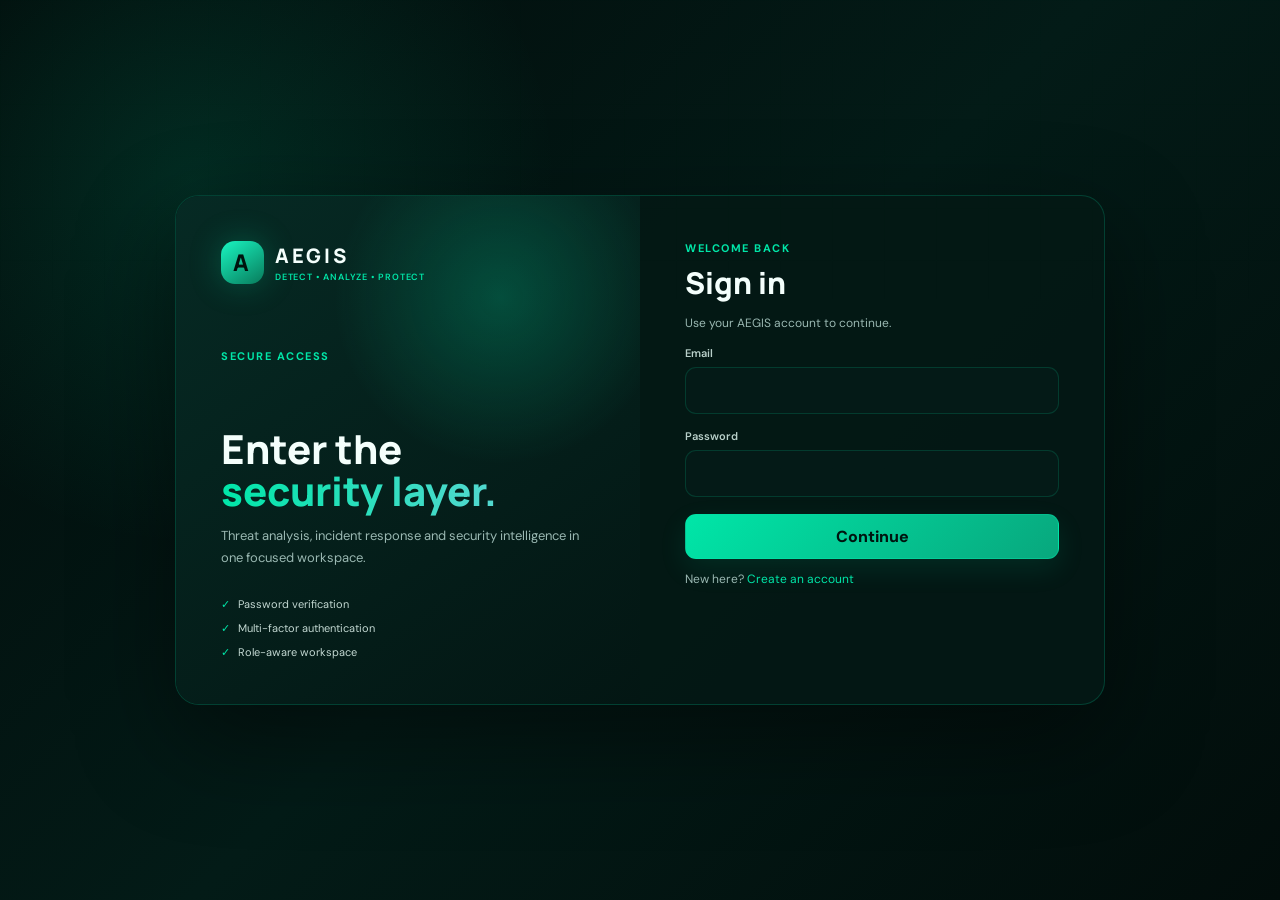
<file: frontend/login.html>
<!doctype html>
<html lang="en">
<head>
<meta charset="utf-8">
<meta name="viewport" content="width=device-width,initial-scale=1">
<title>Sign in — AEGIS</title>
<link rel="stylesheet" href="style.css">
</head>
<body>

<div class="auth-page">
  <div class="auth-card">

    <section class="auth-visual">
      <a class="brand" href="index.html">
        <span class="brand-mark">A</span>
        <span class="brand-copy">
          AEGIS
          <small>DETECT • ANALYZE • PROTECT</small>
        </span>
      </a>

      <div class="eyebrow" style="margin-top:65px">Secure access</div>
      <h1>Enter the<br><span class="gradient">security layer.</span></h1>
      <p>Threat analysis, incident response and security intelligence in one focused workspace.</p>

      <div class="auth-points">
        <div class="auth-point"><b>✓</b>Password verification</div>
        <div class="auth-point"><b>✓</b>Multi-factor authentication</div>
        <div class="auth-point"><b>✓</b>Role-aware workspace</div>
      </div>
    </section>

    <section class="auth-form">

      <div id="loginPanel">
        <div class="eyebrow">Welcome back</div>
        <h2>Sign in</h2>
        <p class="muted small">Use your AEGIS account to continue.</p>

        <form id="loginForm">
          <div class="field">
            <label for="email">Email</label>
            <input id="email" type="email" required autocomplete="email">
          </div>

          <div class="field">
            <label for="password">Password</label>
            <input id="password" type="password" required autocomplete="current-password">
          </div>

          <button class="btn" id="loginBtn" type="submit" style="width:100%;margin-top:17px">
            Continue
          </button>
        </form>

        <div id="loginNotice" class="notice"></div>

        <p class="muted small">
          New here?
          <a href="register.html" style="color:var(--green)">Create an account</a>
        </p>
      </div>

      <div id="mfaPanel" style="display:none">
        <div class="eyebrow">Second factor</div>
        <h2>Verify identity</h2>
        <p class="muted small">Enter the six-digit code generated by the authentication flow.</p>

        <div class="card" style="text-align:center;margin:18px 0">
          <div class="small muted">A verification code has been sent to your email.</div>
          
        </div>

        <form id="mfaForm">
          <div class="field">
            <label for="mfaCode">Verification code</label>
            <input id="mfaCode" inputmode="numeric" maxlength="6" required autocomplete="one-time-code">
          </div>

          <button class="btn" id="mfaBtn" type="submit" style="width:100%;margin-top:17px">
            Verify & enter
          </button>
        </form>

        <div id="mfaNotice" class="notice"></div>

        <button class="btn secondary small" type="button" style="margin-top:10px" id="backBtn">
          Back
        </button>
      </div>

    </section>
  </div>
</div>

<script src="auth-fetch.js"></script>
<script src="app.js"></script>
<script>
let pending = null;

function noteLogin(id, text, kind) {
  const e = document.getElementById(id);
  e.textContent = text;
  e.className = "notice show " + kind;
}

const loginForm = document.getElementById("loginForm");
const mfaForm = document.getElementById("mfaForm");
const loginPanel = document.getElementById("loginPanel");
const mfaPanel = document.getElementById("mfaPanel");
const emailInput = document.getElementById("email");
const passwordInput = document.getElementById("password");
const mfaCodeInput = document.getElementById("mfaCode");

loginForm.addEventListener("submit", async (e) => {
  e.preventDefault();

  const btn = document.getElementById("loginBtn");
  btn.disabled = true;
  btn.textContent = "Verifying…";

  try {
    const r = await fetch(API_URL + "/login", {
      method: "POST",
      headers: { "Content-Type": "application/json" },
      body: JSON.stringify({
        email: emailInput.value.trim().toLowerCase(),
        password: passwordInput.value
      })
    });

    const d = await r.json();

    if (!r.ok) {
      throw new Error(d.detail || "Login failed");
    }

    const user = d.user || d;
    const userId = d.user_id ?? user.id;

    if (!userId) {
      throw new Error("Login succeeded but no user ID was returned.");
    }

    pending = {
      id: userId,
      user_id: userId,
      userId: userId,
      name: d.name ?? user.name ?? "User",
      email: d.email ?? user.email ?? emailInput.value.trim(),
      role: d.role ?? user.role ?? "user"
    };

    pending.challenge = d.mfa_challenge;

    loginPanel.style.display = "none";
    mfaPanel.style.display = "block";
    mfaCodeInput.focus();

  } catch (x) {
    noteLogin("loginNotice", x.message, "error");
  } finally {
    btn.disabled = false;
    btn.textContent = "Continue";
  }
});

mfaForm.addEventListener("submit", async (e) => {
  e.preventDefault();

  const code = mfaCodeInput.value.trim();

  if (!/^\d{6}$/.test(code)) {
    noteLogin("mfaNotice", "Enter a valid six-digit code.", "error");
    return;
  }

  if (!pending) {
    noteLogin("mfaNotice", "Login session expired. Please sign in again.", "error");
    return;
  }

  const btn = document.getElementById("mfaBtn");
  btn.disabled = true;
  btn.textContent = "Checking…";

  try {
    const r = await fetch(API_URL + "/verify-mfa", {
      method: "POST",
      headers: { "Content-Type": "application/json" },
      body: JSON.stringify({
        user_id: Number(pending.id),
        code: code,
        challenge: pending.challenge
      })
    });

    const d = await r.json();

    if (!r.ok) {
      throw new Error(d.detail || "MFA verification failed");
    }

    const finalUser = d.user || pending;

    if (!d.access_token) throw new Error("Authentication token missing");
    sessionStorage.setItem("aegisAccessToken", d.access_token);
    localStorage.setItem("aegisUser", JSON.stringify(finalUser));
    localStorage.setItem("aegisUserId", String(pending.id));

    noteLogin("mfaNotice", "Verified. Opening workspace…", "success");

    setTimeout(() => {
      if (String(finalUser.role || pending.role).toLowerCase() === "admin") {
        location.href = "admin.html";
      } else {
        location.href = "dashboard.html";
      }
    }, 400);

  } catch (x) {
    noteLogin("mfaNotice", x.message, "error");
  } finally {
    btn.disabled = false;
    btn.textContent = "Verify & enter";
  }
});

document.getElementById("backBtn").addEventListener("click", () => {
  mfaPanel.style.display = "none";
  loginPanel.style.display = "block";
  mfaCodeInput.value = "";
});
</script>
</body>
</html>
</file>
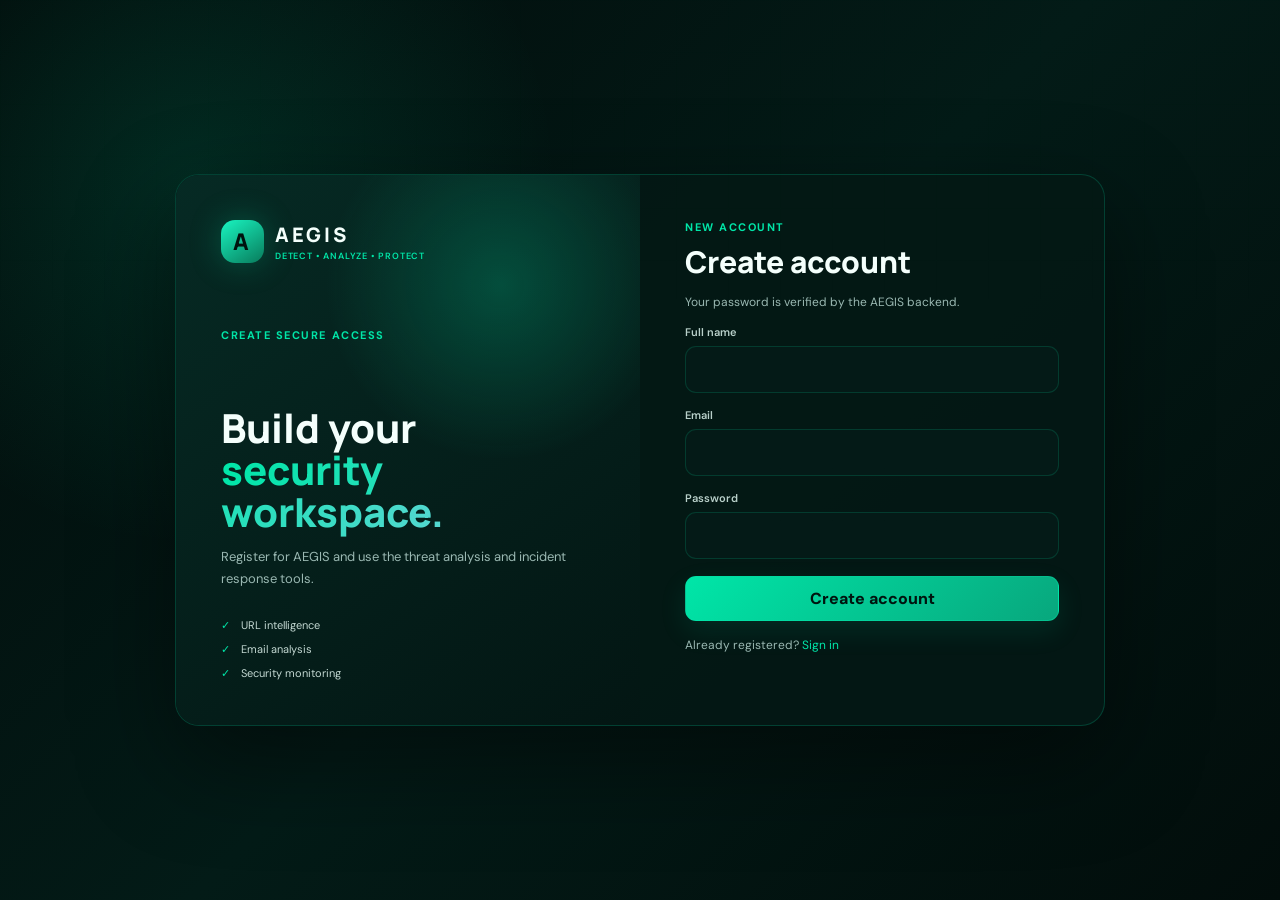
<file: frontend/register.html>
<html lang="en"> <head> <meta charset="utf-8"> <meta name="viewport" content="width=device-width,initial-scale=1"> <title>Create account — AEGIS</title> <link rel="stylesheet" href="style.css"> </head>

<body>

<div class="auth-page"> <div class="auth-card">

  <section class="auth-visual">

    <a class="brand" href="index.html">
      <span class="brand-mark">A</span>
      <span class="brand-copy">
        AEGIS
        <small>DETECT • ANALYZE • PROTECT</small>
      </span>
    </a>

    <div class="eyebrow" style="margin-top:65px">
      Create secure access
    </div>

    <h1>
      Build your<br>
      <span class="gradient">security workspace.</span>
    </h1>

    <p>
      Register for AEGIS and use the threat analysis and incident response tools.
    </p>

    <div class="auth-points">

      <div class="auth-point">
        <b>✓</b>
        URL intelligence
      </div>

      <div class="auth-point">
        <b>✓</b>
        Email analysis
      </div>

      <div class="auth-point">
        <b>✓</b>
        Security monitoring
      </div>

    </div>

  </section>


  <section class="auth-form">

    <div class="eyebrow">
      New account
    </div>

    <h2>
      Create account
    </h2>

    <p class="muted small">
      Your password is verified by the AEGIS backend.
    </p>


    <form id="registerForm">

      <div class="field">
        <label for="name">Full name</label>
        <input
          id="name"
          type="text"
          required
          autocomplete="name"
        >
      </div>


      <div class="field">
        <label for="email">Email</label>
        <input
          id="email"
          type="email"
          required
          autocomplete="email"
        >
      </div>


      <div class="field">
        <label for="password">Password</label>
        <input
          id="password"
          type="password"
          minlength="6"
          maxlength="72"
          required
          autocomplete="new-password"
        >
      </div>


      <button
        class="btn"
        id="registerBtn"
        type="submit"
        style="width:100%;margin-top:17px"
      >
        Create account
      </button>

    </form>


    <div id="registerNotice" class="notice"></div>


    <p class="muted small">
      Already registered?
      <a href="login.html" style="color:var(--green)">
        Sign in
      </a>
    </p>

  </section>

</div>

</div>

<!-- Main AEGIS JavaScript -->

<script src="auth-fetch.js"></script>
<script src="app.js"></script>

<!-- Registration JavaScript -->

<script> document .getElementById("registerForm") .addEventListener("submit", async function (e) { e.preventDefault(); const registerBtn = document.getElementById("registerBtn"); const nameInput = document.getElementById("name"); const emailInput = document.getElementById("email"); const passwordInput = document.getElementById("password"); const registerNotice = document.getElementById("registerNotice"); registerBtn.disabled = true; registerBtn.textContent = "Creating…"; registerNotice.textContent = ""; registerNotice.className = "notice"; try { const response = await fetch( API_URL + "/register", { method: "POST", headers: { "Content-Type": "application/json" }, body: JSON.stringify({ name: nameInput.value.trim(), email: emailInput.value.trim(), password: passwordInput.value }) } ); const data = await response.json(); if (!response.ok) { throw new Error( data.detail || "Registration failed" ); } registerNotice.textContent = "Account created. Redirecting to sign in…"; registerNotice.className = "notice show success"; setTimeout(function () { window.location.href = "login.html"; }, 700); } catch (error) { registerNotice.textContent = error.message || "Registration failed"; registerNotice.className = "notice show error"; } finally { registerBtn.disabled = false; registerBtn.textContent = "Create account"; } }); </script>

</body> </html>
</file>
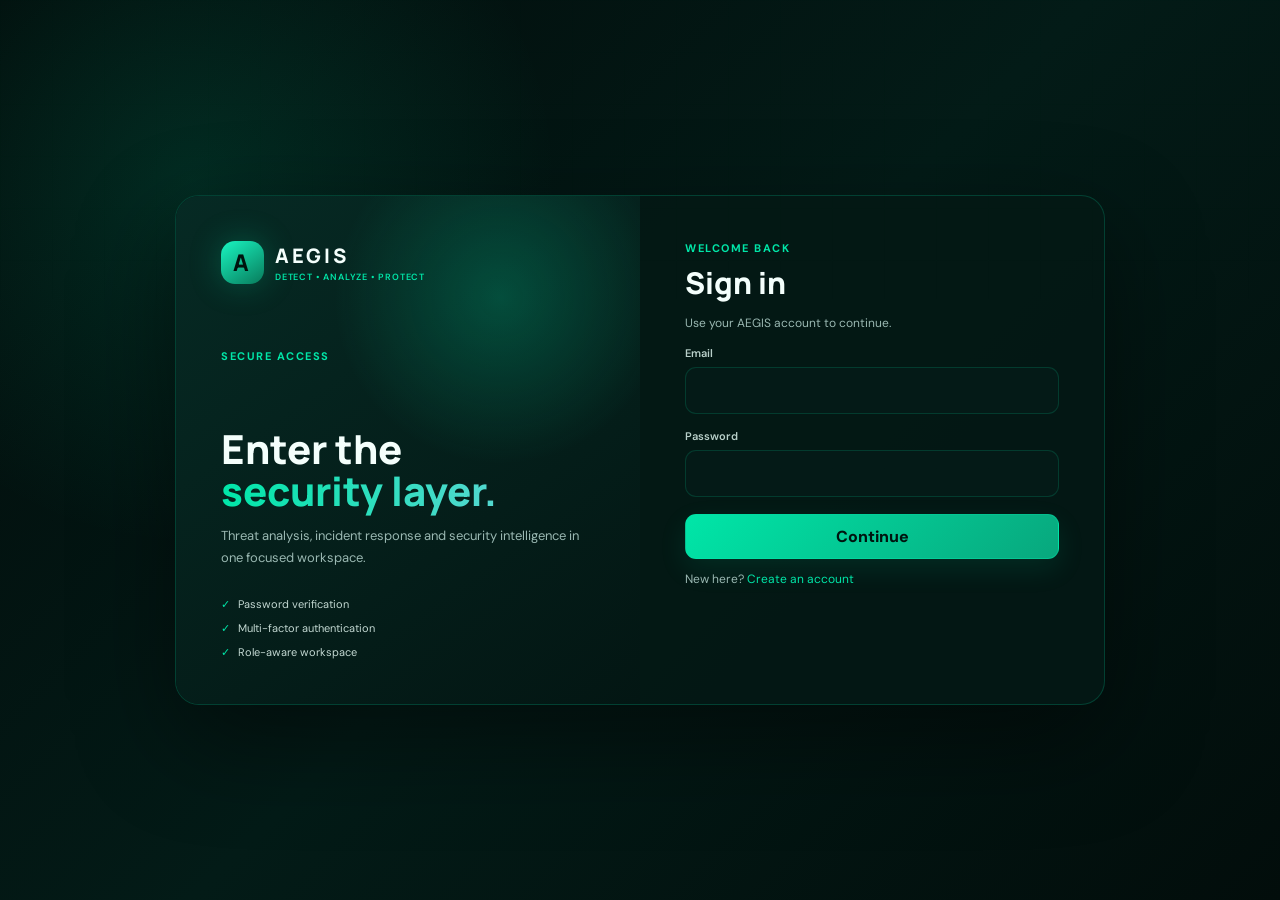
<file: frontend/report-threat.html>
<!doctype html>
<html lang="en">

<head> <meta charset="utf-8"> <meta name="viewport" content="width=device-width,initial-scale=1"> <title>AEGIS — Incident Report</title> <link rel="stylesheet" href="style.css"> </head>

<body>

<header class="topbar"> <div class="container topbar-inner">

<button class="icon-btn mobile-menu" aria-label="Menu">☰</button>

<a class="brand" href="dashboard.html">
  <span class="brand-mark">A</span>
  <span class="brand-copy">
    AEGIS
    <small>DETECT • ANALYZE • PROTECT</small>
  </span>
</a>

<div class="top-search">
  <span>⌕</span>
  <input
    id="globalSearch"
    placeholder="Search threats, URLs, emails, reports…"
  >
</div>

<div class="top-actions">

  <button
    class="icon-btn"
    title="Settings"
    onclick="location.href='settings.html'"
  >
    ⚙
  </button>

  <button
    class="icon-btn"
    title="Alerts"
    onclick="location.href='alerts.html'"
  >
    ♧
  </button>

  <div class="profile">
    <div class="avatar" data-avatar>U</div>

    <div class="profile-info">
      <div class="profile-name" data-name>User</div>
      <div class="profile-role" data-role>User</div>
    </div>
  </div>

</div>

</div> </header>

<div class="page-shell">

<aside class="sidebar">

<div class="side-brand">
  <a class="brand" href="dashboard.html">
    <span class="brand-mark">A</span>
    <span class="brand-copy">
      AEGIS
      <small>DETECT • ANALYZE • PROTECT</small>
    </span>
  </a>
</div>


<nav class="side-nav">

  <a data-page="dashboard.html" href="dashboard.html">
    <span class="side-icon">⌂</span>
    Dashboard
  </a>

  <a data-page="url-scanner.html" href="url-scanner.html">
    <span class="side-icon">⌁</span>
    URL Scanner
  </a>

  <a data-page="email-analyzer.html" href="email-analyzer.html">
    <span class="side-icon">✉</span>
    Email Analyzer
  </a>

  <a data-page="report-threat.html" href="report-threat.html">
    <span class="side-icon">▣</span>
    Incident Reports
  </a>

  <a data-page="alerts.html" href="alerts.html">
    <span class="side-icon">♧</span>
    Alerts
  </a>

  <a data-page="security-monitor.html" href="security-monitor.html">
    <span class="side-icon">⌁</span>
    Security Monitoring
  </a>

  <a data-page="security-assistant.html" href="security-assistant.html">
    <span class="side-icon">✦</span>
    Security Assistant
  </a>

  <a data-page="settings.html" href="settings.html">
    <span class="side-icon">⚙</span>
    Settings
  </a>

</nav>


<div class="side-bottom">

  <div class="side-status">
    <span class="dot"></span>

    <strong style="font-size:11px">
      System Online
    </strong>

    <div
      class="small muted"
      style="margin-top:5px"
    >
      AEGIS services operational
    </div>

  </div>

</div>

</aside>

<main class="main">

<div class="page-head">

  <div>

    <div class="eyebrow">
      Incident response
    </div>

    <h1>
      Report an Incident
    </h1>

    <p>
      Record suspicious activity for review and tracking.
    </p>

  </div>

</div>


<section class="card">

  <form id="reportForm">

    <div class="form-grid">


      <div class="field">

        <label for="threatType">
          Threat type
        </label>

        <select id="threatType">

          <option>Phishing</option>
          <option>Suspicious URL</option>
          <option>Account compromise</option>
          <option>Malware</option>
          <option>Social engineering</option>
          <option>Other</option>

        </select>

      </div>


      <div class="field">

        <label for="severity">
          Severity
        </label>

        <select id="severity">

          <option>Low</option>

          <option selected>
            Medium
          </option>

          <option>High</option>

          <option>Critical</option>

        </select>

      </div>


      <div class="field span2">

        <label for="description">
          Description
        </label>

        <textarea
          id="description"
          required
          placeholder="Describe what happened, what you observed, and any relevant indicators."
        ></textarea>

      </div>

    </div>


    <button
      class="btn"
      id="reportBtn"
      type="submit"
      style="margin-top:16px"
    >
      Submit incident
    </button>


    <div
      id="notice"
      class="notice"
    ></div>

  </form>

</section>

</main>

</div>

<script src="auth-fetch.js"></script>
<script src="app.js"></script>

<script> requireAuth(); initShell(); document .getElementById("reportForm") .addEventListener("submit", async function (e) { e.preventDefault(); const reportBtn = document.getElementById("reportBtn"); const threatType = document.getElementById("threatType"); const severity = document.getElementById("severity"); const description = document.getElementById("description"); reportBtn.disabled = true; reportBtn.textContent = "Submitting…"; try { const response = await fetch( API_URL + "/threat-report", { method: "POST", headers: { "Content-Type": "application/json" }, body: JSON.stringify({ user_id: getUID(), threat_type: threatType.value, description: description.value.trim(), severity: severity.value }) } ); const data = await response.json(); if (!response.ok) { throw new Error( data.detail || "Report failed" ); } notify( `Incident #${data.report_id} submitted successfully.`, "success" ); e.target.reset(); } catch (error) { notify( error.message || "Report failed", "error" ); } finally { reportBtn.disabled = false; reportBtn.textContent = "Submit incident"; } }); </script>

</body> </html>
</file>
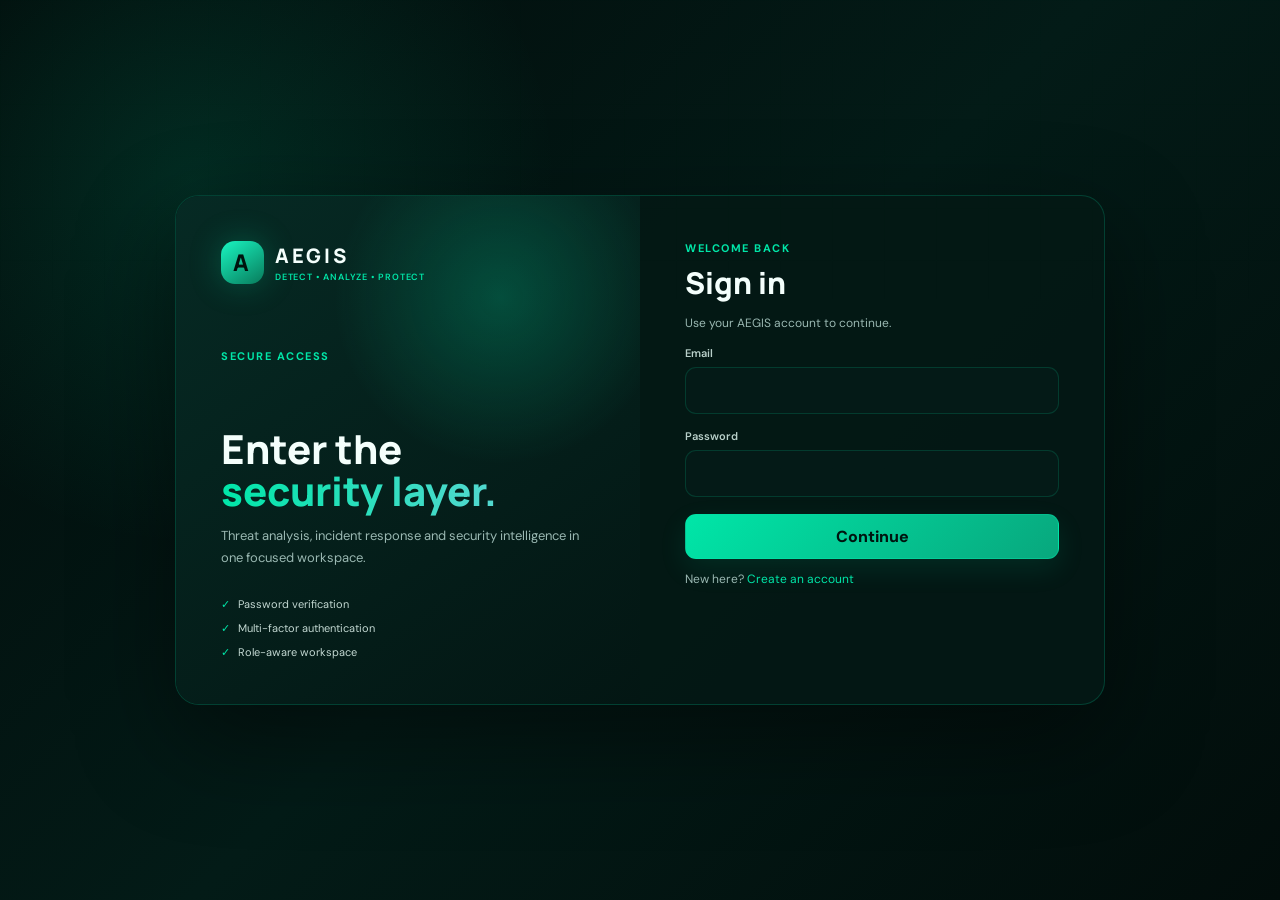
<file: frontend/security-assistant.html>
<!doctype html>
<html lang="en">

<head>
  <meta charset="utf-8">
  <meta name="viewport" content="width=device-width,initial-scale=1">

  <title>AEGIS — Security Assistant</title>

  <link rel="stylesheet" href="style.css">

  <style>
    /* ================================
       AEGIS SECURITY ASSISTANT
       Advanced UI
       ================================ */

    .assistant-layout {
      display: grid;
      grid-template-columns: 1fr 300px;
      gap: 20px;
    }

    .assistant-card {
      padding: 0;
      overflow: hidden;
    }

    .assistant-header {
      padding: 20px 22px;
      border-bottom: 1px solid rgba(255,255,255,.08);
      display: flex;
      justify-content: space-between;
      align-items: center;
    }

    .assistant-title {
      display: flex;
      align-items: center;
      gap: 13px;
    }

    .ai-icon {
      width: 42px;
      height: 42px;
      border-radius: 12px;
      display: flex;
      align-items: center;
      justify-content: center;
      background: rgba(50,220,150,.12);
      border: 1px solid rgba(50,220,150,.25);
      font-size: 21px;
    }

    .assistant-title h3 {
      margin: 0;
      font-size: 17px;
    }

    .assistant-title p {
      margin: 3px 0 0;
      font-size: 12px;
      color: var(--muted);
    }

    .online-status {
      display: flex;
      align-items: center;
      gap: 7px;
      font-size: 11px;
      color: var(--green);
    }

    .online-dot {
      width: 7px;
      height: 7px;
      border-radius: 50%;
      background: var(--green);
      box-shadow: 0 0 10px var(--green);
    }

    .chatbox {
      height: 510px;
      overflow-y: auto;
      padding: 24px;
      background:
        radial-gradient(circle at 20% 20%, rgba(50,220,150,.035), transparent 30%),
        radial-gradient(circle at 80% 80%, rgba(50,150,255,.035), transparent 30%);
    }

    .msg-row {
      display: flex;
      margin-bottom: 18px;
      gap: 10px;
    }

    .msg-row.user-row {
      justify-content: flex-end;
    }

    .chat-avatar {
      width: 30px;
      height: 30px;
      min-width: 30px;
      border-radius: 9px;
      display: flex;
      align-items: center;
      justify-content: center;
      font-size: 13px;
      background: rgba(50,220,150,.10);
      border: 1px solid rgba(50,220,150,.20);
    }

    .user-avatar {
      background: rgba(100,130,255,.10);
      border-color: rgba(100,130,255,.20);
    }

    .message-content {
      max-width: 78%;
    }

    .msg {
      padding: 13px 16px;
      border-radius: 13px;
      line-height: 1.55;
      font-size: 13px;
    }

    .msg.bot {
      background: rgba(255,255,255,.035);
      border: 1px solid rgba(255,255,255,.07);
    }

    .msg.user {
      background: rgba(50,220,150,.10);
      border: 1px solid rgba(50,220,150,.18);
    }

    .message-time {
      margin-top: 5px;
      font-size: 9px;
      color: var(--muted);
    }

    .quick-actions {
      display: flex;
      flex-wrap: wrap;
      gap: 8px;
      padding: 0 22px 16px;
    }

    .quick-btn {
      border: 1px solid rgba(255,255,255,.09);
      background: rgba(255,255,255,.025);
      color: inherit;
      border-radius: 9px;
      padding: 8px 11px;
      cursor: pointer;
      font-size: 11px;
      transition: .2s;
    }

    .quick-btn:hover {
      border-color: rgba(50,220,150,.35);
      background: rgba(50,220,150,.07);
      transform: translateY(-1px);
    }

    .chat-input-area {
      padding: 15px 20px 18px;
      border-top: 1px solid rgba(255,255,255,.08);
    }

    .chat-input {
      display: flex;
      gap: 10px;
    }

    .chat-input input {
      flex: 1;
      min-width: 0;
    }

    .send-btn {
      min-width: 78px;
    }

    .input-hint {
      margin-top: 8px;
      font-size: 10px;
      color: var(--muted);
    }

    .typing {
      display: flex;
      gap: 4px;
      align-items: center;
      padding: 4px 2px;
    }

    .typing span {
      width: 5px;
      height: 5px;
      border-radius: 50%;
      background: currentColor;
      opacity: .5;
      animation: typing 1s infinite;
    }

    .typing span:nth-child(2) {
      animation-delay: .15s;
    }

    .typing span:nth-child(3) {
      animation-delay: .3s;
    }

    @keyframes typing {
      0%,100% {
        transform: translateY(0);
        opacity: .3;
      }

      50% {
        transform: translateY(-4px);
        opacity: 1;
      }
    }

    /* ================================
       SIDE SECURITY PANEL
       ================================ */

    .security-panel {
      display: flex;
      flex-direction: column;
      gap: 15px;
    }

    .security-card {
      padding: 18px;
    }

    .security-card h3 {
      margin: 0 0 13px;
      font-size: 14px;
    }

    .security-score {
      display: flex;
      align-items: center;
      gap: 14px;
    }

    .score-circle {
      width: 72px;
      height: 72px;
      border-radius: 50%;
      border: 5px solid rgba(50,220,150,.22);
      display: flex;
      align-items: center;
      justify-content: center;
      flex-direction: column;
    }

    .score-circle strong {
      font-size: 19px;
    }

    .score-circle span {
      font-size: 8px;
      color: var(--muted);
    }

    .score-info strong {
      display: block;
      font-size: 13px;
      margin-bottom: 4px;
    }

    .score-info span {
      font-size: 10px;
      color: var(--muted);
      line-height: 1.4;
    }

    .feature-list {
      display: flex;
      flex-direction: column;
      gap: 9px;
    }

    .feature {
      display: flex;
      gap: 9px;
      align-items: center;
      font-size: 11px;
    }

    .feature-icon {
      width: 25px;
      height: 25px;
      border-radius: 7px;
      background: rgba(255,255,255,.04);
      display: flex;
      align-items: center;
      justify-content: center;
    }

    .clear-btn {
      width: 100%;
      margin-top: 3px;
    }

    /* ================================
       URL RESULT
       ================================ */

    .scan-result {
      margin-top: 10px;
      padding: 13px;
      border-radius: 10px;
      background: rgba(255,255,255,.025);
      border: 1px solid rgba(255,255,255,.08);
    }

    .risk-line {
      display: flex;
      justify-content: space-between;
      align-items: center;
      margin-bottom: 8px;
    }

    .risk-score {
      font-size: 12px;
      font-weight: 700;
    }

    .recommendation {
      font-size: 11px;
      color: var(--muted);
      line-height: 1.5;
    }

    /* ================================
       MOBILE
       ================================ */

    @media (max-width: 1000px) {
      .assistant-layout {
        grid-template-columns: 1fr;
      }

      .security-panel {
        display: grid;
        grid-template-columns: repeat(2, 1fr);
      }
    }

    @media (max-width: 650px) {
      .security-panel {
        display: flex;
      }

      .chatbox {
        height: 450px;
        padding: 15px;
      }

      .message-content {
        max-width: 88%;
      }

      .assistant-header {
        padding: 16px;
      }

      .quick-actions {
        padding-left: 15px;
        padding-right: 15px;
      }

      .chat-input-area {
        padding: 12px;
      }
    }
  </style>
</head>


<body>

  <!-- ================================
       TOP BAR
       ================================ -->

  <header class="topbar">

    <div class="container topbar-inner">

      <button class="icon-btn mobile-menu" aria-label="Menu">
        ☰
      </button>

      <a class="brand" href="dashboard.html">

        <span class="brand-mark">A</span>

        <span class="brand-copy">
          AEGIS
          <small>DETECT • ANALYZE • PROTECT</small>
        </span>

      </a>


      <div class="top-search">

        <span>⌕</span>

        <input
          id="globalSearch"
          placeholder="Search threats, URLs, emails, reports…">

      </div>


      <div class="top-actions">

        <button
          class="icon-btn"
          title="Settings"
          onclick="location.href='settings.html'">
          ⚙
        </button>

        <button
          class="icon-btn"
          title="Alerts"
          onclick="location.href='alerts.html'">
          ♧
        </button>


        <div class="profile">

          <div class="avatar" data-avatar>
            U
          </div>

          <div class="profile-info">

            <div class="profile-name" data-name>
              User
            </div>

            <div class="profile-role" data-role>
              User
            </div>

          </div>

        </div>

      </div>

    </div>

  </header>


  <!-- ================================
       PAGE SHELL
       ================================ -->

  <div class="page-shell">


    <!-- SIDEBAR -->

    <aside class="sidebar">

      <div class="side-brand">

        <a class="brand" href="dashboard.html">

          <span class="brand-mark">
            A
          </span>

          <span class="brand-copy">
            AEGIS
            <small>DETECT • ANALYZE • PROTECT</small>
          </span>

        </a>

      </div>


      <nav class="side-nav">

        <a data-page="dashboard.html" href="dashboard.html">
          <span class="side-icon">⌂</span>
          Dashboard
        </a>

        <a data-page="url-scanner.html" href="url-scanner.html">
          <span class="side-icon">⌁</span>
          URL Scanner
        </a>

        <a data-page="email-analyzer.html" href="email-analyzer.html">
          <span class="side-icon">✉</span>
          Email Analyzer
        </a>

        <a data-page="report-threat.html" href="report-threat.html">
          <span class="side-icon">▣</span>
          Incident Reports
        </a>

        <a data-page="alerts.html" href="alerts.html">
          <span class="side-icon">♧</span>
          Alerts
        </a>

        <a data-page="security-monitor.html" href="security-monitor.html">
          <span class="side-icon">⌁</span>
          Security Monitoring
        </a>

        <a
          data-page="security-assistant.html"
          href="security-assistant.html">
          <span class="side-icon">✦</span>
          Security Assistant
        </a>

        <a data-page="settings.html" href="settings.html">
          <span class="side-icon">⚙</span>
          Settings
        </a>

      </nav>


      <div class="side-bottom">

        <div class="side-status">

          <span class="dot"></span>

          <strong style="font-size:11px">
            System Online
          </strong>

          <div
            class="small muted"
            style="margin-top:5px">
            AEGIS services operational
          </div>

        </div>

      </div>

    </aside>


    <!-- ================================
         MAIN CONTENT
         ================================ -->

    <main class="main">


      <div class="page-head">

        <div>

          <div class="eyebrow">
            AI security layer
          </div>

          <h1>
            Security Assistant
          </h1>

          <p>
            Your intelligent cybersecurity companion for threat analysis,
            phishing detection, account protection and security guidance.
          </p>

        </div>

      </div>


      <div class="assistant-layout">


        <!-- ================================
             CHAT
             ================================ -->

        <section class="card assistant-card">


          <div class="assistant-header">

            <div class="assistant-title">

              <div class="ai-icon">
                ✦
              </div>

              <div>

                <h3>
                  AEGIS Security Copilot
                </h3>

                <p>
                  AI-assisted security guidance
                </p>

              </div>

            </div>


            <div class="online-status">

              <span class="online-dot"></span>

              Online

            </div>

          </div>


          <div
            id="chat"
            class="chatbox">


            <!-- INITIAL MESSAGE -->

            <div class="msg-row">

              <div class="chat-avatar">
                ✦
              </div>

              <div class="message-content">

                <div class="msg bot">

                  <strong>Hello! I'm AEGIS Security Copilot.</strong>

                  <br><br>

                  I can help you understand suspicious activity,
                  phishing attempts, suspicious URLs, MFA,
                  passwords and account security.

                  <br><br>

                  You can also paste a complete URL and I will send it
                  to the AEGIS threat-analysis engine.

                </div>

                <div class="message-time">
                  AEGIS Assistant
                </div>

              </div>

            </div>


          </div>


          <!-- QUICK QUESTIONS -->

          <div class="quick-actions">

            <button
              class="quick-btn"
              data-question="How can I identify a phishing attack?">
              🎣 Phishing
            </button>

            <button
              class="quick-btn"
              data-question="How can I secure my account?">
              🔐 Account security
            </button>

            <button
              class="quick-btn"
              data-question="Why is MFA important?">
              🛡️ MFA
            </button>

            <button
              class="quick-btn"
              data-question="How do I create a strong password?">
              🔑 Passwords
            </button>

            <button
              class="quick-btn"
              data-question="What should I do if I clicked a suspicious link?">
              ⚠️ Suspicious link
            </button>

          </div>


          <!-- INPUT -->

          <div class="chat-input-area">

            <form
              id="chatForm"
              class="chat-input">

              <input
                id="question"
                type="text"
                autocomplete="off"
                placeholder="Ask a security question or paste a URL…">

              <button
                class="btn send-btn"
                type="submit">
                Send
              </button>

            </form>

            <div class="input-hint">
              Press Enter to send • URLs beginning with http:// or https://
              are automatically analyzed.
            </div>

          </div>


        </section>


        <!-- ================================
             SECURITY PANEL
             ================================ -->

        <aside class="security-panel">


          <!-- SECURITY SCORE -->

          <section class="card security-card">

            <h3>
              Security Overview
            </h3>

            <div class="security-score">

              <div class="score-circle">

                <strong>85</strong>

                <span>/ 100</span>

              </div>


              <div class="score-info">

                <strong>
                  Good protection
                </strong>

                <span>
                  Continue following recommended
                  security practices.
                </span>

              </div>

            </div>

          </section>


          <!-- CAPABILITIES -->

          <section class="card security-card">

            <h3>
              Assistant capabilities
            </h3>


            <div class="feature-list">

              <div class="feature">

                <div class="feature-icon">
                  🔗
                </div>

                <span>
                  URL threat analysis
                </span>

              </div>


              <div class="feature">

                <div class="feature-icon">
                  🎣
                </div>

                <span>
                  Phishing guidance
                </span>

              </div>


              <div class="feature">

                <div class="feature-icon">
                  🔐
                </div>

                <span>
                  Account protection
                </span>

              </div>


              <div class="feature">

                <div class="feature-icon">
                  🛡️
                </div>

                <span>
                  MFA & password advice
                </span>

              </div>


              <div class="feature">

                <div class="feature-icon">
                  🚨
                </div>

                <span>
                  Incident guidance
                </span>

              </div>

            </div>

          </section>


          <!-- CLEAR CHAT -->

          <section class="card security-card">

            <h3>
              Conversation
            </h3>

            <button
              id="clearChat"
              class="btn clear-btn"
              type="button">
              Clear conversation
            </button>

          </section>


        </aside>

      </div>

    </main>

  </div>


  <!-- ================================
       MAIN AEGIS JS
       ================================ -->

  <script src="auth-fetch.js"></script>
<script src="app.js"></script>


  <!-- ================================
       SECURITY ASSISTANT JS
       ================================ -->

  <script>

    requireAuth();
    initShell();


    const chat =
      document.getElementById("chat");

    const chatForm =
      document.getElementById("chatForm");

    const questionInput =
      document.getElementById("question");

    const clearChatButton =
      document.getElementById("clearChat");


    /* =================================
       CURRENT TIME
       ================================= */

    function getTime() {

      return new Date().toLocaleTimeString([], {
        hour: "2-digit",
        minute: "2-digit"
      });

    }


    /* =================================
       ADD USER MESSAGE
       ================================= */

    function addUserMessage(text) {

      const row =
        document.createElement("div");

      row.className =
        "msg-row user-row";


      const avatar =
        document.createElement("div");

      avatar.className =
        "chat-avatar user-avatar";

      avatar.textContent =
        "U";


      const content =
        document.createElement("div");

      content.className =
        "message-content";


      const message =
        document.createElement("div");

      message.className =
        "msg user";

      message.innerHTML =
        esc(text);


      const time =
        document.createElement("div");

      time.className =
        "message-time";

      time.textContent =
        getTime();


      content.appendChild(message);
      content.appendChild(time);

      row.appendChild(content);
      row.appendChild(avatar);

      chat.appendChild(row);

      scrollChat();

    }


    /* =================================
       ADD BOT MESSAGE
       ================================= */

    function addBotMessage(text) {

      const row =
        document.createElement("div");

      row.className =
        "msg-row";


      const avatar =
        document.createElement("div");

      avatar.className =
        "chat-avatar";

      avatar.textContent =
        "✦";


      const content =
        document.createElement("div");

      content.className =
        "message-content";


      const message =
        document.createElement("div");

      message.className =
        "msg bot";

      message.innerHTML =
        text;


      const time =
        document.createElement("div");

      time.className =
        "message-time";

      time.textContent =
        getTime();


      content.appendChild(message);
      content.appendChild(time);

      row.appendChild(avatar);
      row.appendChild(content);

      chat.appendChild(row);

      scrollChat();

    }


    /* =================================
       SCROLL CHAT
       ================================= */

    function scrollChat() {

      chat.scrollTop =
        chat.scrollHeight;

    }


    /* =================================
       TYPING INDICATOR
       ================================= */

    function showTyping() {

      const row =
        document.createElement("div");

      row.className =
        "msg-row";

      row.id =
        "typingRow";


      const avatar =
        document.createElement("div");

      avatar.className =
        "chat-avatar";

      avatar.textContent =
        "✦";


      const content =
        document.createElement("div");

      content.className =
        "message-content";


      const message =
        document.createElement("div");

      message.className =
        "msg bot";


      message.innerHTML = `
        <div class="typing">
          <span></span>
          <span></span>
          <span></span>
        </div>
      `;


      content.appendChild(message);

      row.appendChild(avatar);
      row.appendChild(content);

      chat.appendChild(row);

      scrollChat();

    }


    /* =================================
       REMOVE TYPING
       ================================= */

    function hideTyping() {

      const typing =
        document.getElementById("typingRow");

      if (typing) {
        typing.remove();
      }

    }


    /* =================================
       RULE-BASED SECURITY KNOWLEDGE
       ================================= */

    function securityAnswer(question) {

      const q =
        question.toLowerCase();


      if (
        q.includes("phishing") ||
        q.includes("scam") ||
        q.includes("fake email")
      ) {

        return `
          <strong>🎣 Phishing Detection</strong>

          <br><br>

          Look for these warning signs:

          <br><br>

          • Unexpected urgency or threats<br>
          • Suspicious or look-alike domains<br>
          • Requests for passwords or verification codes<br>
          • Unexpected attachments<br>
          • Links whose destination does not match the claimed service<br>
          • Requests for sensitive personal information

          <br><br>

          <strong>AEGIS recommendation:</strong>
          Do not open suspicious links. You can paste the URL here
          for AEGIS analysis.
        `;

      }


      if (
        q.includes("mfa") ||
        q.includes("2fa") ||
        q.includes("multi factor")
      ) {

        return `
          <strong>🛡️ Multi-Factor Authentication</strong>

          <br><br>

          MFA provides an additional verification step beyond
          your password.

          <br><br>

          Keep MFA enabled wherever possible and never share
          authentication codes with another person.
        `;

      }


      if (
        q.includes("password") ||
        q.includes("pass word")
      ) {

        return `
          <strong>🔑 Password Security</strong>

          <br><br>

          Use a unique password for each important account.

          <br><br>

          Good practices include:

          <br><br>

          • Avoid reusing passwords<br>
          • Use long, difficult-to-guess passwords<br>
          • Enable MFA<br>
          • Never share passwords<br>
          • Change compromised credentials promptly
        `;

      }


      if (
        q.includes("account") ||
        q.includes("secure my account") ||
        q.includes("protect my account")
      ) {

        return `
          <strong>🔐 Account Protection</strong>

          <br><br>

          Recommended steps:

          <br><br>

          1. Enable MFA.<br>
          2. Use a unique password.<br>
          3. Review recent login activity.<br>
          4. Remove unfamiliar sessions or devices.<br>
          5. Keep recovery information updated.<br>
          6. Report suspicious activity.
        `;

      }


      if (
        q.includes("clicked") ||
        q.includes("suspicious link")
      ) {

        return `
          <strong>⚠️ Suspicious Link Guidance</strong>

          <br><br>

          If you interacted with an unfamiliar link, avoid entering
          additional information and review the account or service
          involved.

          <br><br>

          If credentials were entered, secure the affected account
          using its official recovery/security process.

          <br><br>

          You can also paste the original URL here so AEGIS can
          analyze it.
        `;

      }


      if (
        q.includes("malware") ||
        q.includes("virus")
      ) {

        return `
          <strong>🦠 Malware</strong>

          <br><br>

          Malware is software designed to perform unwanted or
          harmful actions.

          <br><br>

          Avoid unknown downloads, keep software updated,
          use reputable security tools and investigate unexpected
          system behavior.
        `;

      }


      if (
        q.includes("incident") ||
        q.includes("report")
      ) {

        return `
          <strong>🚨 Incident Reporting</strong>

          <br><br>

          If you notice suspicious activity in the campus environment,
          record useful information such as what happened, when it
          happened and any relevant indicators.

          <br><br>

          You can submit it through the
          <strong>Incident Reports</strong> section of AEGIS.
        `;

      }


      return `
        <strong>AEGIS Security Copilot</strong>

        <br><br>

        I can help you with:

        <br><br>

        🔗 Suspicious URLs<br>
        🎣 Phishing & scams<br>
        🔐 Account protection<br>
        🛡️ MFA<br>
        🔑 Password security<br>
        🦠 Malware awareness<br>
        🚨 Security incidents

        <br><br>

        Try asking:
        <em>"How can I identify a phishing attack?"</em>
      `;

    }


    /* =================================
       URL SCANNER
       ================================= */

    async function scanURL(url) {

      showTyping();


      try {

        const response =
          await fetch(
            API_URL + "/scan-url",
            {
              method: "POST",

              headers: {
                "Content-Type":
                  "application/json"
              },

              body: JSON.stringify({
                url: url,
                user_id: getUID()
              })
            }
          );


        const data =
          await response.json();


        if (!response.ok) {

          throw new Error(
            data.detail ||
            "URL scan failed"
          );

        }


        hideTyping();


        const result =
          data.result || data;


        const risk =
          result.risk_level ||
          "Unknown";


        const score =
          Number(
            result.risk_score || 0
          );


        const recommendation =
          result.recommendation ||
          "Review the available indicators carefully.";


        addBotMessage(`

          <strong>🔍 URL Analysis Complete</strong>

          <div class="scan-result">

            <div class="risk-line">

              <strong>
                Risk Level
              </strong>

              <span class="risk-score">
                ${esc(risk)} · ${score}/100
              </span>

            </div>

            <div class="recommendation">

              ${esc(recommendation)}

            </div>

          </div>

        `);

      }


      catch (error) {

        hideTyping();


        addBotMessage(`
          <strong>⚠️ URL Analysis Failed</strong>

          <br><br>

          ${esc(
            error.message ||
            "Unable to analyze this URL."
          )}

          <br><br>

          Please verify that the AEGIS backend
          is running and try again.
        `);

      }

    }


    /* =================================
       SEND MESSAGE
       ================================= */

    async function sendMessage(text) {

      text =
        text.trim();


      if (!text) {
        return;
      }


      addUserMessage(text);

      questionInput.value = "";


      /* URL DETECTION */

      if (
        /^https?:\/\//i.test(text)
      ) {

        await scanURL(text);

        return;

      }


      /* NORMAL SECURITY QUESTION */

      showTyping();


      setTimeout(function () {

        hideTyping();

        addBotMessage(
          securityAnswer(text)
        );

      }, 550);

    }


    /* =================================
       CHAT FORM
       ================================= */

    chatForm.addEventListener(
      "submit",
      function(event) {

        event.preventDefault();

        sendMessage(
          questionInput.value
        );

      }
    );


    /* =================================
       QUICK ACTIONS
       ================================= */

    document
      .querySelectorAll(".quick-btn")
      .forEach(function(button) {

        button.addEventListener(
          "click",
          function() {

            const question =
              button.dataset.question;

            sendMessage(question);

          }
        );

      });


    /* =================================
       CLEAR CONVERSATION
       ================================= */

    clearChatButton.addEventListener(
      "click",
      function() {

        chat.innerHTML = `

          <div class="msg-row">

            <div class="chat-avatar">
              ✦
            </div>

            <div class="message-content">

              <div class="msg bot">

                <strong>
                  Conversation cleared.
                </strong>

                <br><br>

                I'm ready to help with your
                cybersecurity questions.

              </div>

              <div class="message-time">
                AEGIS Assistant
              </div>

            </div>

          </div>

        `;

        questionInput.focus();

      }
    );


  </script>

</body>
</html>
</file>
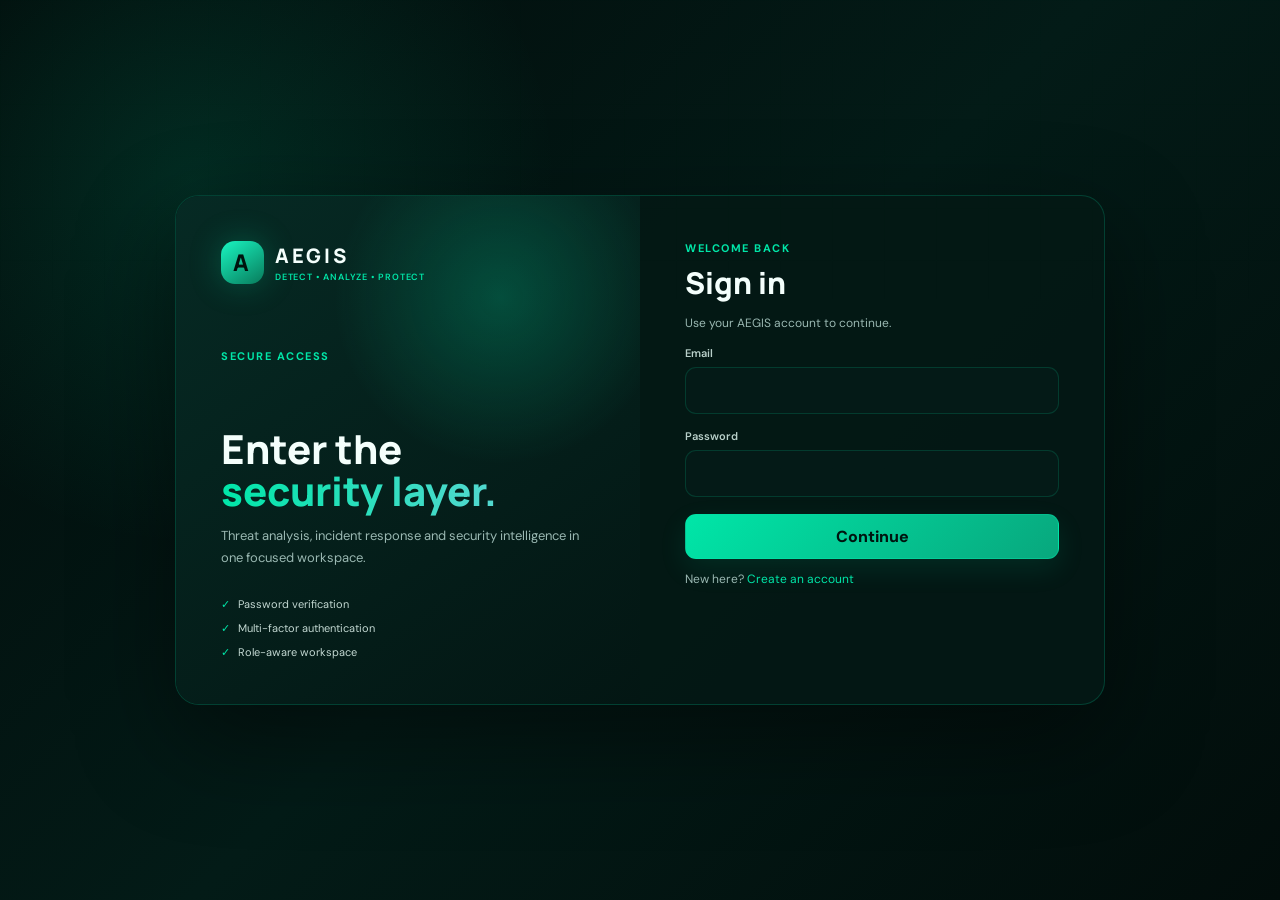
<file: frontend/security-monitor.html>
<!doctype html>
<html lang="en">

<head>
  <meta charset="utf-8">
  <meta name="viewport" content="width=device-width,initial-scale=1">

  <title>AEGIS — Security Monitoring</title>

  <link rel="stylesheet" href="style.css">
</head>

<body>

  <header class="topbar">
    <div class="container topbar-inner">

      <button class="icon-btn mobile-menu" aria-label="Menu">
        ☰
      </button>

      <a class="brand" href="dashboard.html">
        <span class="brand-mark">A</span>
        <span class="brand-copy">
          AEGIS
          <small>DETECT • ANALYZE • PROTECT</small>
        </span>
      </a>

      <div class="top-search">
        <span>⌕</span>
        <input
          id="globalSearch"
          placeholder="Search threats, URLs, emails, reports…">
      </div>

      <div class="top-actions">

        <button
          class="icon-btn"
          title="Settings"
          onclick="location.href='settings.html'">
          ⚙
        </button>

        <button
          class="icon-btn"
          title="Alerts"
          onclick="location.href='alerts.html'">
          ♧
        </button>

        <div class="profile">

          <div class="avatar" data-avatar>
            U
          </div>

          <div class="profile-info">

            <div class="profile-name" data-name>
              User
            </div>

            <div class="profile-role" data-role>
              User
            </div>

          </div>

        </div>

      </div>

    </div>
  </header>


  <div class="page-shell">

    <aside class="sidebar">

      <div class="side-brand">

        <a class="brand" href="dashboard.html">

          <span class="brand-mark">
            A
          </span>

          <span class="brand-copy">
            AEGIS
            <small>DETECT • ANALYZE • PROTECT</small>
          </span>

        </a>

      </div>


      <nav class="side-nav">

        <a
          data-page="dashboard.html"
          href="dashboard.html">
          <span class="side-icon">⌂</span>
          Dashboard
        </a>

        <a
          data-page="url-scanner.html"
          href="url-scanner.html">
          <span class="side-icon">⌁</span>
          URL Scanner
        </a>

        <a
          data-page="email-analyzer.html"
          href="email-analyzer.html">
          <span class="side-icon">✉</span>
          Email Analyzer
        </a>

        <a
          data-page="report-threat.html"
          href="report-threat.html">
          <span class="side-icon">▣</span>
          Incident Reports
        </a>

        <a
          data-page="alerts.html"
          href="alerts.html">
          <span class="side-icon">♧</span>
          Alerts
        </a>

        <a
          data-page="security-monitor.html"
          href="security-monitor.html">
          <span class="side-icon">⌁</span>
          Security Monitoring
        </a>

        <a
          data-page="security-assistant.html"
          href="security-assistant.html">
          <span class="side-icon">✦</span>
          Security Assistant
        </a>

        <a
          data-page="settings.html"
          href="settings.html">
          <span class="side-icon">⚙</span>
          Settings
        </a>

        <a
          data-page="admin.html"
          href="admin.html">
          <span class="side-icon">◆</span>
          Administrator
        </a>

      </nav>


      <div class="side-bottom">

        <div class="side-status">

          <span class="dot"></span>

          <strong style="font-size:11px">
            System Online
          </strong>

          <div
            class="small muted"
            style="margin-top:5px">
            AEGIS services operational
          </div>

        </div>

      </div>

    </aside>


    <main class="main">

      <div class="page-head">

        <div>

          <div class="eyebrow">
            Security telemetry
          </div>

          <h1>
            Security Monitoring
          </h1>

          <p>
            Authentication events and audit activity.
          </p>

        </div>


        <button
          class="btn secondary small"
          id="refreshMonitor">
          Refresh
        </button>

      </div>


      <!-- KPI CARDS -->

      <div
        class="kpi-grid"
        id="monitorKpis">
      </div>


      <!-- AUTHENTICATION EVENTS -->

      <section
        class="card"
        style="margin-top:14px">

        <div class="section-title">

          <h2>
            Authentication Events
          </h2>

        </div>

        <div id="logins"></div>

      </section>


      <!-- AUDIT TRAIL -->

      <section
        class="card"
        style="margin-top:14px">

        <div class="section-title">

          <h2>
            Audit Trail
          </h2>

        </div>


        <div class="table-wrap">

          <table class="threat-table">

            <thead>

              <tr>
                <th>Action</th>
                <th>Details</th>
                <th>IP</th>
                <th>Time</th>
              </tr>

            </thead>


            <tbody id="audit">

            </tbody>

          </table>

        </div>

      </section>

    </main>

  </div>


  <!-- MAIN AEGIS JAVASCRIPT -->

  <script src="auth-fetch.js"></script>
<script src="app.js"></script>


  <!-- PAGE JAVASCRIPT -->

  <script>

    requireAuth();
    initShell();


    /* =====================================
       ADMIN ACCESS CHECK
       ===================================== */

    const currentUser =
      getUser();

    if (
      String(currentUser?.role).toLowerCase() !== "admin"
    ) {

      location.href =
        "dashboard.html";

    }


    /* =====================================
       ELEMENT REFERENCES
       ===================================== */

    const monitorKpis =
      document.getElementById("monitorKpis");

    const audit =
      document.getElementById("audit");

    const logins =
      document.getElementById("logins");

    const refreshMonitor =
      document.getElementById("refreshMonitor");


    /* =====================================
       LOAD MONITORING DATA
       ===================================== */

    async function load() {

      refreshMonitor.disabled =
        true;

      refreshMonitor.textContent =
        "Refreshing…";


      try {

        const [
          auditResponse,
          loginResponse
        ] = await Promise.all([

          fetch(
            API_URL + "/audit-logs"
          ),

          fetch(
            API_URL + "/login-events"
          )

        ]);


        const auditData =
          await auditResponse.json();

        const loginData =
          await loginResponse.json();


        const auditEvents =
          Array.isArray(auditData)
            ? auditData
            : [];


        const loginEvents =
          Array.isArray(loginData)
            ? loginData
            : [];


        /* =================================
           KPI DATA
           ================================= */

        const failedLogins =
          loginEvents.filter(
            function (event) {
              return !event.success;
            }
          ).length;


        monitorKpis.innerHTML = [

          [
            "Audit events",
            auditEvents.length
          ],

          [
            "Login events",
            loginEvents.length
          ],

          [
            "Failed logins",
            failedLogins
          ]

        ]

        .map(function (item) {

          return `

            <div class="kpi">

              <div class="label">
                ${esc(item[0])}
              </div>

              <div class="value">
                ${item[1]}
              </div>

            </div>

          `;

        })

        .join("");


        /* =================================
           AUDIT TABLE
           ================================= */

        audit.innerHTML =

          auditEvents
            .slice(0, 30)
            .map(function (event) {

              return `

                <tr>

                  <td>
                    ${esc(event.action)}
                  </td>

                  <td>
                    ${esc(event.details)}
                  </td>

                  <td>
                    ${esc(event.ip_address)}
                  </td>

                  <td>
                    ${esc(event.created_at)}
                  </td>

                </tr>

              `;

            })

            .join("")

          ||

          `
            <tr>
              <td
                colspan="4"
                class="empty">
                No audit events.
              </td>
            </tr>
          `;


        /* =================================
           LOGIN EVENTS
           ================================= */

        logins.innerHTML =

          loginEvents
            .slice(0, 15)
            .map(function (event) {

              const successful =
                Boolean(event.success);


              return `

                <div class="activity">

                  <div class="activity-icon">

                    ${successful ? "✓" : "!"}

                  </div>


                  <div class="activity-main">

                    <div class="activity-title">

                      ${successful
                        ? "Successful"
                        : "Failed"
                      }

                      login ·

                      ${esc(
                        event.email || "Unknown user"
                      )}

                    </div>


                    <div class="activity-meta">

                      ${esc(
                        event.risk_level || "Unknown"
                      )}

                      ·

                      ${esc(
                        event.created_at || ""
                      )}

                      ·

                      ${esc(
                        event.anomaly_reason || ""
                      )}

                    </div>

                  </div>

                </div>

              `;

            })

            .join("")

          ||

          `
            <div class="empty">
              No login events.
            </div>
          `;

      }


      catch (error) {

        console.error(
          "Monitoring error:",
          error
        );

        notify(
          "Monitoring data unavailable.",
          "error"
        );

      }


      finally {

        refreshMonitor.disabled =
          false;

        refreshMonitor.textContent =
          "Refresh";

      }

    }


    /* =====================================
       REFRESH BUTTON
       ===================================== */

    refreshMonitor.addEventListener(
      "click",
      load
    );


    /* =====================================
       INITIAL LOAD
       ===================================== */

    load();

  </script>

</body>
</html>
</file>
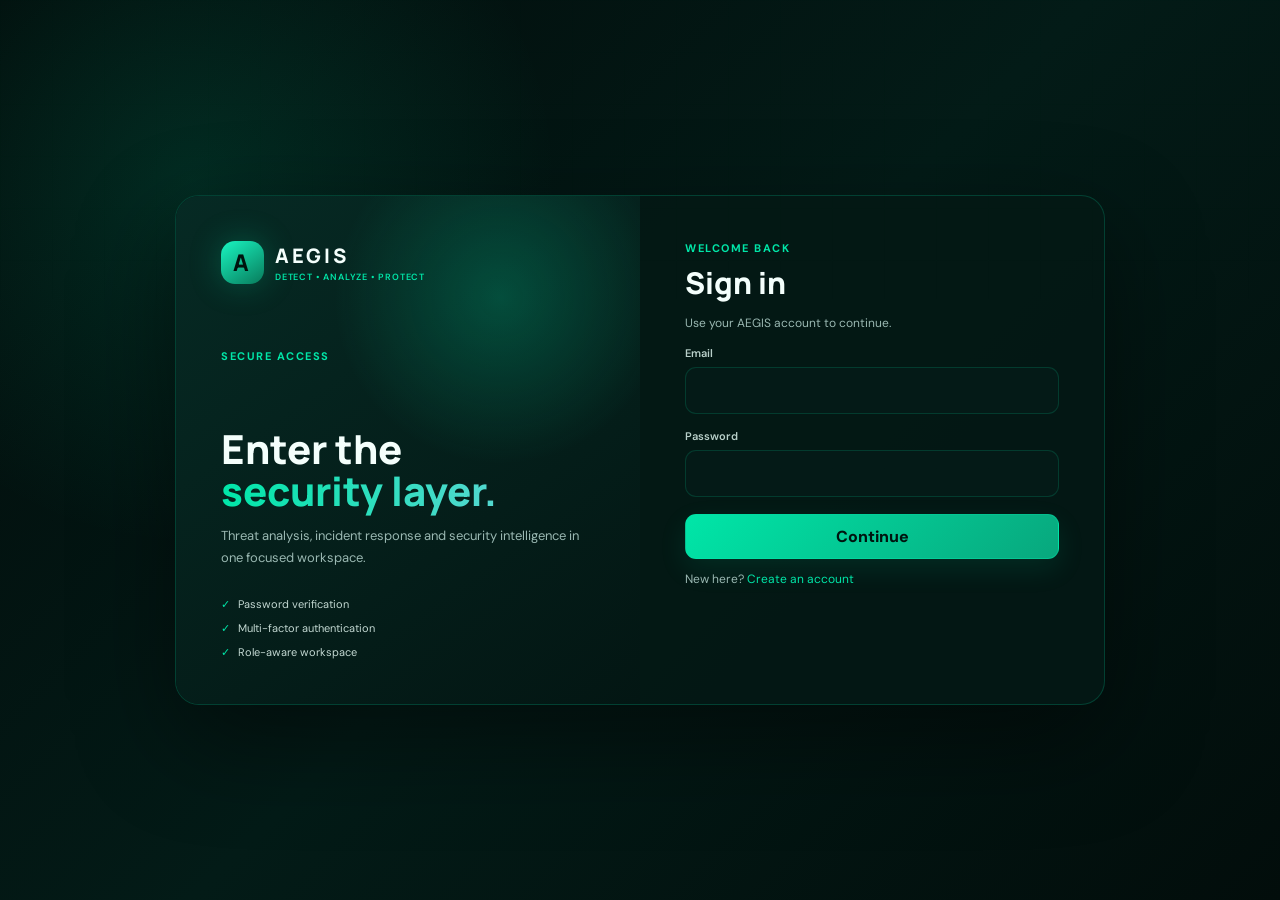
<file: frontend/settings.html>
<!doctype html><html lang="en"><head><meta charset="utf-8"><meta name="viewport" content="width=device-width,initial-scale=1"><title>AEGIS — Settings</title><link rel="stylesheet" href="style.css"></head><body>
    <header class="topbar"><div class="container topbar-inner">
      <button class="icon-btn mobile-menu" aria-label="Menu">☰</button>
      <a class="brand" href="dashboard.html"><span class="brand-mark">A</span><span class="brand-copy">AEGIS<small>DETECT • ANALYZE • PROTECT</small></span></a>
      <div class="top-search"><span>⌕</span><input id="globalSearch" placeholder="Search threats, URLs, emails, reports…"></div>
      <div class="top-actions">
        <button class="icon-btn" title="Settings" onclick="location.href='settings.html'">⚙</button>
        <button class="icon-btn" title="Alerts" onclick="location.href='alerts.html'">♧</button>
        <div class="profile"><div class="avatar" data-avatar>U</div><div class="profile-info"><div class="profile-name" data-name>User</div><div class="profile-role" data-role>User</div></div></div>
      </div>
    </div></header><div class="page-shell">
    <aside class="sidebar">
      <div class="side-brand"><a class="brand" href="dashboard.html"><span class="brand-mark">A</span><span class="brand-copy">AEGIS<small>DETECT • ANALYZE • PROTECT</small></span></a></div>
      <nav class="side-nav">
        <a data-page="dashboard.html" href="dashboard.html"><span class="side-icon">⌂</span>Dashboard</a>
        <a data-page="url-scanner.html" href="url-scanner.html"><span class="side-icon">⌁</span>URL Scanner</a>
        <a data-page="email-analyzer.html" href="email-analyzer.html"><span class="side-icon">✉</span>Email Analyzer</a>
        <a data-page="report-threat.html" href="report-threat.html"><span class="side-icon">▣</span>Incident Reports</a>
        <a data-page="alerts.html" href="alerts.html"><span class="side-icon">♧</span>Alerts</a>
        <a data-page="security-monitor.html" href="security-monitor.html"><span class="side-icon">⌁</span>Security Monitoring</a>
        <a data-page="security-assistant.html" href="security-assistant.html"><span class="side-icon">✦</span>Security Assistant</a>
        <a data-page="settings.html" href="settings.html"><span class="side-icon">⚙</span>Settings</a>
        
      </nav>
      <div class="side-bottom"><div class="side-status"><span class="dot"></span><strong style="font-size:11px">System Online</strong><div class="small muted" style="margin-top:5px">AEGIS services operational</div></div></div>
    </aside><main class="main">
<div class="page-head"><div><div class="eyebrow">Account control</div><h1>Settings</h1><p>Manage your AEGIS account and session.</p></div></div>
<div class="content-grid">
<section class="card"><div class="section-title"><h2>Account</h2></div><div class="kpi-grid" style="grid-template-columns:1fr 1fr"><div class="kpi"><div class="label">Name</div><div class="value" style="font-size:15px" data-name>User</div></div><div class="kpi"><div class="label">Role</div><div class="value" style="font-size:15px" data-role>User</div></div></div><div class="field" style="margin-top:15px"><label>Email</label><input data-email readonly></div></section>
<section class="card"><div class="section-title"><h2>Session & Access</h2></div><div class="quick-list"><a class="quick" href="login.html"><span class="quick-left"><span class="quick-icon">↪</span>Sign in page</span><span>›</span></a><button class="quick" style="color:var(--critical);text-align:left" onclick="logout()"><span class="quick-left"><span style="color:var(--critical)">⎋</span>Log out of AEGIS</span><span>›</span></button></div><div class="notice show" style="margin-top:14px;background:rgba(0,230,168,.035);border:1px solid rgba(0,230,168,.10);color:var(--muted)">MFA is part of the current login flow. Password changes require a backend password-management endpoint; no unsupported action is exposed here.</div></section>
</div>
<section class="card" style="margin-top:14px"><div class="section-title"><h2>Security Preferences</h2></div><div class="progress-row"><div class="progress-head"><span>Authenticated session</span><strong style="color:var(--green)">Active</strong></div><div class="progress-track"><div class="progress-fill" style="width:100%;background:var(--green)"></div></div></div><div class="progress-row"><div class="progress-head"><span>Multi-factor verification</span><strong style="color:var(--green)">Enabled in login flow</strong></div><div class="progress-track"><div class="progress-fill" style="width:100%;background:var(--green)"></div></div></div></section>
</main></div><script src="auth-fetch.js"></script>
<script src="app.js"></script>requireAuth();initShell();</body></html>
</file>
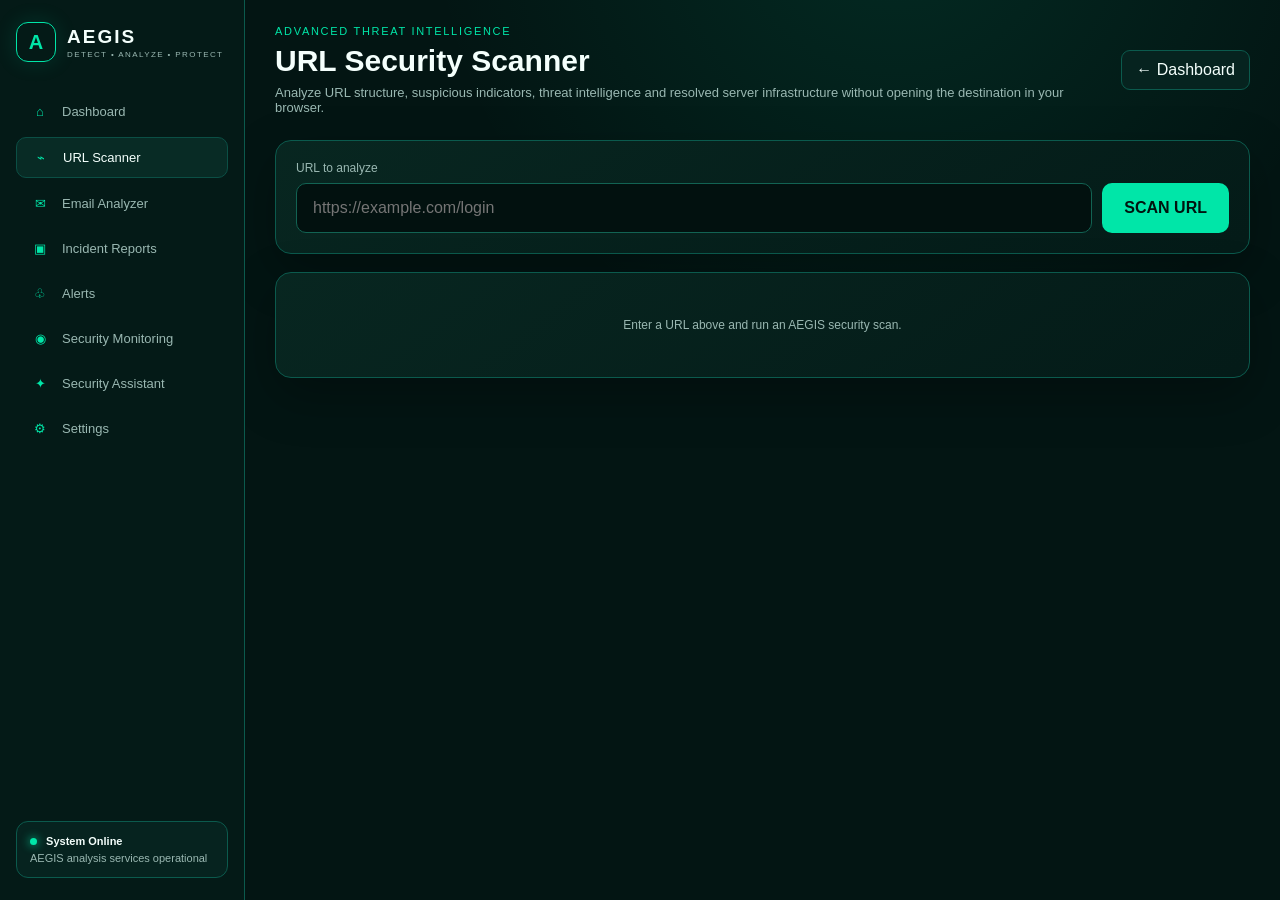
<file: frontend/url-scanner.html>
<!DOCTYPE html>
<html lang="en">
<head>
<meta charset="UTF-8">
<meta name="viewport" content="width=device-width, initial-scale=1.0">
<title>AEGIS — Advanced URL Scanner</title>

<style>
:root {
  --bg:#031513;
  --panel:#061d1a;
  --panel2:#082721;
  --border:#0b5a4d;
  --green:#00e6a8;
  --green2:#19f5c1;
  --text:#f4fffc;
  --muted:#9ab8b2;
  --critical:#ff4d5d;
  --high:#ff9f43;
  --medium:#ffc857;
  --low:#8b5cf6;
  --shadow:0 18px 50px rgba(0,0,0,.28);
}

* {box-sizing:border-box}

body {
  margin:0;
  background:
    radial-gradient(
      circle at 70% -10%,
      rgba(0,230,168,.10),
      transparent 35%
    ),
    var(--bg);
  color:var(--text);
  font-family:Inter,Segoe UI,Arial,sans-serif;
}

a {text-decoration:none;color:inherit}
button,input {font:inherit}

.layout {display:flex;min-height:100vh}

.sidebar {
  width:245px;
  background:#041a17;
  border-right:1px solid var(--border);
  position:fixed;
  inset:0 auto 0 0;
  padding:22px 16px;
  display:flex;
  flex-direction:column;
  z-index:20;
}

.brand {
  display:flex;
  align-items:center;
  gap:11px;
  margin-bottom:30px;
}

.logo {
  width:40px;
  height:40px;
  border:1px solid var(--green);
  border-radius:12px;
  display:grid;
  place-items:center;
  color:var(--green);
  font-weight:900;
  font-size:20px;
  box-shadow:0 0 22px rgba(0,230,168,.13);
}

.brand b {font-size:19px;letter-spacing:2px}

.brand small {
  display:block;
  color:var(--muted);
  font-size:8px;
  letter-spacing:1.4px;
  margin-top:2px;
}

.nav {display:grid;gap:6px}

.nav a {
  padding:12px 13px;
  border-radius:10px;
  color:var(--muted);
  display:flex;
  gap:11px;
  align-items:center;
  font-size:13px;
}

.nav a:hover,
.nav a.active {
  background:#082b25;
  color:var(--text);
  border:1px solid #0b4f45;
}

.nav .icon {
  width:22px;
  text-align:center;
  color:var(--green);
}

.side-bottom {margin-top:auto}

.status {
  border:1px solid var(--border);
  border-radius:12px;
  padding:13px;
  background:#06231f;
  color:var(--muted);
  font-size:11px;
}

.dot {
  display:inline-block;
  width:7px;
  height:7px;
  border-radius:50%;
  background:var(--green);
  box-shadow:0 0 10px var(--green);
  margin-right:6px;
}

.main {
  margin-left:245px;
  width:calc(100% - 245px);
  padding:25px 30px 50px;
}

.top {
  display:flex;
  justify-content:space-between;
  align-items:center;
  margin-bottom:25px;
}

.eyebrow {
  color:var(--green);
  font-size:11px;
  letter-spacing:1.7px;
  text-transform:uppercase;
}

h1 {font-size:30px;margin:7px 0}

.sub {
  color:var(--muted);
  font-size:13px;
  max-width:800px;
}

.actions {display:flex;gap:8px}

.btn {
  border:1px solid var(--border);
  background:#06231f;
  color:var(--text);
  padding:10px 14px;
  border-radius:9px;
  cursor:pointer;
}

.btn:hover {
  border-color:var(--green);
  color:var(--green2);
}

.card {
  background:linear-gradient(
    145deg,
    rgba(8,39,33,.96),
    rgba(4,27,24,.96)
  );
  border:1px solid var(--border);
  border-radius:16px;
  box-shadow:var(--shadow);
}

.scanner {padding:20px;margin-bottom:18px}

.label {
  font-size:12px;
  color:var(--muted);
  margin-bottom:8px;
}

.input-row {display:flex;gap:10px}

.url-input {
  flex:1;
  min-width:0;
  background:#02110f;
  border:1px solid #126353;
  color:var(--text);
  border-radius:10px;
  padding:15px 16px;
  outline:none;
}

.url-input:focus {
  border-color:var(--green);
  box-shadow:0 0 0 3px rgba(0,230,168,.08);
}

.scan {
  background:var(--green);
  color:#00140f;
  border:0;
  font-weight:800;
  padding:0 22px;
  border-radius:10px;
  cursor:pointer;
}

.scan:hover {background:var(--green2)}
.scan:disabled {opacity:.55;cursor:not-allowed}

.message {
  display:none;
  margin-top:12px;
  padding:11px 13px;
  border-radius:9px;
  font-size:12px;
}

.message.show {display:block}

.error {
  border:1px solid rgba(255,77,93,.5);
  background:rgba(255,77,93,.08);
  color:#ffb3bb;
}

.info {
  border:1px solid rgba(0,230,168,.3);
  background:rgba(0,230,168,.06);
  color:#aaf8df;
}

.grid {
  display:grid;
  grid-template-columns:1.1fr .9fr;
  gap:18px;
}

.result {padding:20px}

.section-head {
  display:flex;
  justify-content:space-between;
  align-items:center;
  margin-bottom:18px;
  gap:10px;
}

.section-head h2 {font-size:15px;margin:0}
.muted {color:var(--muted)}

.risk-wrap {
  display:grid;
  grid-template-columns:170px 1fr;
  gap:22px;
  align-items:center;
}

.ring {
  width:150px;
  height:150px;
  border-radius:50%;
  display:grid;
  place-items:center;
  background:conic-gradient(
    var(--green) calc(var(--score)*1%),
    #0b3831 0
  );
  position:relative;
}

.ring:before {
  content:"";
  position:absolute;
  width:116px;
  height:116px;
  background:#051c18;
  border-radius:50%;
}

.ring-inner {position:relative;text-align:center}
.score {font-size:31px;font-weight:900}

.score-label {
  font-size:10px;
  color:var(--muted);
  margin-top:3px;
}

.level {
  font-size:25px;
  font-weight:900;
  margin-bottom:8px;
}

.level.minimal,
.level.low {color:var(--green)}
.level.medium {color:var(--medium)}
.level.high {color:var(--high)}
.level.critical {color:var(--critical)}

.meta {
  display:grid;
  grid-template-columns:repeat(3,1fr);
  gap:8px;
}

.meta-box {
  background:#041915;
  border:1px solid #0a4038;
  border-radius:10px;
  padding:10px;
}

.meta-box span {
  display:block;
  color:var(--muted);
  font-size:10px;
  margin-bottom:4px;
}

.meta-box strong {
  font-size:12px;
  word-break:break-word;
}

.list {display:grid;gap:8px}

.indicator {
  padding:11px 12px;
  border:1px solid #0a4038;
  background:#041a16;
  border-radius:9px;
  font-size:12px;
  line-height:1.45;
}

.indicator:before {
  content:"•";
  color:var(--green);
  margin-right:8px;
}

.recommendation {
  margin-top:15px;
  padding:13px;
  border-left:3px solid var(--green);
  background:#041b17;
  color:#c9e9e1;
  font-size:12px;
  line-height:1.5;
}

.intel {padding:20px}

.intel-grid {
  display:grid;
  grid-template-columns:repeat(2,1fr);
  gap:9px;
}

.intel-item {
  padding:12px;
  border:1px solid #0a4038;
  background:#041a16;
  border-radius:10px;
}

.intel-item span {
  display:block;
  color:var(--muted);
  font-size:10px;
  margin-bottom:5px;
}

.intel-item strong {
  font-size:12px;
  word-break:break-word;
}

.note {
  margin-top:12px;
  color:var(--muted);
  font-size:10px;
  line-height:1.5;
}

.raw {margin-top:18px}

.raw pre {
  white-space:pre-wrap;
  word-break:break-word;
  background:#020d0c;
  border:1px solid #0a4038;
  border-radius:10px;
  padding:14px;
  color:#9de7d2;
  font-size:10px;
  max-height:330px;
  overflow:auto;
}

.empty {
  padding:45px 20px;
  text-align:center;
  color:var(--muted);
  font-size:12px;
}

.loading {display:none}
.loading.show {display:inline}

@media(max-width:900px) {
  .sidebar {width:205px}
  .main {
    margin-left:205px;
    width:calc(100% - 205px);
    padding:20px;
  }
  .grid {grid-template-columns:1fr}
  .risk-wrap {
    grid-template-columns:1fr;
    text-align:center;
  }
  .meta {grid-template-columns:1fr 1fr}
  .input-row {flex-direction:column}
  .scan {padding:13px}
  .intel-grid {grid-template-columns:1fr}
}

@media(max-width:650px) {
  .sidebar {
    position:relative;
    width:100%;
    height:auto;
    border-right:0;
    border-bottom:1px solid var(--border);
  }
  .layout {display:block}
  .main {
    margin-left:0;
    width:100%;
    padding:16px;
  }
  .nav {grid-template-columns:1fr 1fr}
  .side-bottom {display:none}
  .top {display:block}
  .actions {margin-top:12px}
  .meta {grid-template-columns:1fr}
}
</style>
</head>

<body>
<div class="layout">

<aside class="sidebar">
  <a class="brand" href="dashboard.html">
    <span class="logo">A</span>
    <span>
      <b>AEGIS</b>
      <small>DETECT • ANALYZE • PROTECT</small>
    </span>
  </a>

  <nav class="nav">
    <a href="dashboard.html">
      <span class="icon">⌂</span>Dashboard
    </a>
    <a href="url-scanner.html" class="active">
      <span class="icon">⌁</span>URL Scanner
    </a>
    <a href="email-analyzer.html">
      <span class="icon">✉</span>Email Analyzer
    </a>
    <a href="report-threat.html">
      <span class="icon">▣</span>Incident Reports
    </a>
    <a href="alerts.html">
      <span class="icon">♧</span>Alerts
    </a>
    <a href="security-monitor.html">
      <span class="icon">◉</span>Security Monitoring
    </a>
    <a href="security-assistant.html">
      <span class="icon">✦</span>Security Assistant
    </a>
    <a href="settings.html">
      <span class="icon">⚙</span>Settings
    </a>
  </nav>

  <div class="side-bottom">
    <div class="status">
      <span class="dot"></span>
      <b style="color:#f4fffc">System Online</b>
      <span style="display:block;margin-top:5px">
        AEGIS analysis services operational
      </span>
    </div>
  </div>
</aside>

<main class="main">

  <div class="top">
    <div>
      <div class="eyebrow">
        Advanced threat intelligence
      </div>
      <h1>URL Security Scanner</h1>
      <div class="sub">
        Analyze URL structure, suspicious indicators,
        threat intelligence and resolved server
        infrastructure without opening the destination
        in your browser.
      </div>
    </div>

    <div class="actions">
      <button class="btn"
        onclick="location.href='dashboard.html'">
        ← Dashboard
      </button>
    </div>
  </div>

  <section class="card scanner">
    <div class="label">URL to analyze</div>

    <div class="input-row">
      <input
        id="urlInput"
        class="url-input"
        type="text"
        placeholder="https://example.com/login"
        autocomplete="off"
      >

      <button
        id="scanBtn"
        class="scan"
        onclick="scanURL()">
        SCAN URL
        <span id="loading" class="loading">…</span>
      </button>
    </div>

    <div id="message" class="message"></div>
  </section>

  <div id="results" style="display:none">

    <div class="grid">

      <section class="card result">
        <div class="section-head">
          <h2>Analysis Result</h2>
          <span class="muted" id="analyzedUrl">—</span>
        </div>

        <div class="risk-wrap">

          <div class="ring" id="riskRing"
               style="--score:0">
            <div class="ring-inner">
              <div class="score" id="riskScore">0</div>
              <div class="score-label">RISK SCORE</div>
            </div>
          </div>

          <div>
            <div id="riskLevel" class="level">
              Unknown
            </div>

            <div class="meta">
              <div class="meta-box">
                <span>Confidence</span>
                <strong id="confidence">—</strong>
              </div>

              <div class="meta-box">
                <span>Domain</span>
                <strong id="domain">—</strong>
              </div>

              <div class="meta-box">
                <span>Protocol</span>
                <strong id="protocol">—</strong>
              </div>
            </div>
          </div>
        </div>

        <div class="recommendation"
             id="recommendation">—</div>
      </section>

      <section class="card intel">
        <div class="section-head">
          <h2>Server Intelligence</h2>
          <span class="muted">DNS / IP</span>
        </div>

        <div class="intel-grid">
          <div class="intel-item">
            <span>Server IP</span>
            <strong id="serverIP">Not resolved</strong>
          </div>
          <div class="intel-item">
            <span>Country</span>
            <strong id="serverCountry">Unavailable</strong>
          </div>
          <div class="intel-item">
            <span>Region</span>
            <strong id="serverRegion">Unavailable</strong>
          </div>
          <div class="intel-item">
            <span>City</span>
            <strong id="serverCity">Unavailable</strong>
          </div>
          <div class="intel-item">
            <span>ASN</span>
            <strong id="serverASN">Unavailable</strong>
          </div>
          <div class="intel-item">
            <span>Organization</span>
            <strong id="serverOrg">Unavailable</strong>
          </div>
        </div>

        <div class="note" id="serverNote">
          IP geolocation describes the approximate
          location of the resolved server/CDN infrastructure.
        </div>
      </section>
    </div>

    <section class="card result"
             style="margin-top:18px">
      <div class="section-head">
        <h2>Security Indicators</h2>
        <span class="muted" id="indicatorCount">
          0 indicators
        </span>
      </div>
      <div id="indicators" class="list"></div>
    </section>

    <section class="card result raw">
      <div class="section-head">
        <h2>Threat Intelligence</h2>
        <span class="muted" id="tiStatus">—</span>
      </div>

      <div id="tiMessage" class="muted"
           style="font-size:12px">—</div>

      <details style="margin-top:14px">
        <summary style="cursor:pointer;color:var(--green);font-size:11px">
          View raw scanner response
        </summary>
        <pre id="rawResponse"></pre>
      </details>
    </section>
  </div>

  <div id="empty" class="card empty">
    Enter a URL above and run an AEGIS security scan.
  </div>

</main>
</div>

<script src="auth-fetch.js"></script>

<script>
const isLocal =
  location.hostname === "localhost" ||
  location.hostname === "127.0.0.1";

const API_URL = isLocal
  ? "http://127.0.0.1:8000"
  : "https://aegis-4lcw.onrender.com";

/*
  Authentication fix:
  Match storage keys used by login.html.
  Never invent a default user ID.
*/
function getUserId() {
  const storedId = localStorage.getItem("aegisUserId");

  if (
    storedId &&
    /^[1-9]\d*$/.test(storedId)
  ) {
    return Number(storedId);
  }

  try {
    const user = JSON.parse(
      localStorage.getItem("aegisUser") || "null"
    );

    const id = user?.id ?? user?.user_id;

    if (
      id != null &&
      /^[1-9]\d*$/.test(String(id))
    ) {
      return Number(id);
    }
  } catch (error) {
    console.error(
      "AEGIS: invalid stored user profile",
      error
    );
  }

  return null;
}

function showMessage(text, type = "info") {
  const box = document.getElementById("message");
  box.textContent = text;
  box.className = "message show " + type;
}

function hideMessage() {
  document.getElementById("message").className =
    "message";
}

function esc(value) {
  const d = document.createElement("div");
  d.textContent = String(value ?? "");
  return d.innerHTML;
}

function riskClass(level) {
  return String(level || "")
    .toLowerCase()
    .replace(/[^a-z]/g, "");
}

function renderResult(data) {
  const result = data.result || data || {};

  const score = Math.max(
    0,
    Math.min(100, Number(result.risk_score) || 0)
  );

  const level = result.risk_level || "Unknown";

  document.getElementById("results").style.display =
    "block";

  document.getElementById("empty").style.display =
    "none";

  document.getElementById("analyzedUrl").textContent =
    result.url || "—";

  document.getElementById("riskScore").textContent =
    score;

  document.getElementById("riskRing")
    .style.setProperty("--score", score);

  const levelEl =
    document.getElementById("riskLevel");

  levelEl.textContent = level;
  levelEl.className =
    "level " + riskClass(level);

  document.getElementById("confidence").textContent =
    result.confidence || "—";

  document.getElementById("domain").textContent =
    result.domain || "—";

  document.getElementById("protocol").textContent =
    result.protocol || "—";

  document.getElementById("recommendation").textContent =
    result.recommendation ||
    "No recommendation returned.";

  const indicators = Array.isArray(result.indicators)
    ? result.indicators
    : [];

  document.getElementById("indicatorCount").textContent =
    indicators.length +
    " indicator" +
    (indicators.length === 1 ? "" : "s");

  const indicatorBox =
    document.getElementById("indicators");

  indicatorBox.innerHTML = indicators.length
    ? indicators.map(
        x => `<div class="indicator">${esc(x)}</div>`
      ).join("")
    : '<div class="indicator">No significant suspicious structural indicators detected.</div>';

  const ipInfo = result.ip_intelligence || {};
  const geo = ipInfo.geolocation || {};

  document.getElementById("serverIP").textContent =
    ipInfo.primary_ip || "Not resolved";

  document.getElementById("serverCountry").textContent =
    geo.country
      ? `${geo.country}${geo.country_code ? " (" + geo.country_code + ")" : ""}`
      : "Unavailable";

  document.getElementById("serverRegion").textContent =
    geo.region || "Unavailable";

  document.getElementById("serverCity").textContent =
    geo.city || "Unavailable";

  document.getElementById("serverASN").textContent =
    geo.asn || "Unavailable";

  document.getElementById("serverOrg").textContent =
    geo.organization || "Unavailable";

  document.getElementById("serverNote").textContent =
    ipInfo.note ||
    "IP intelligence describes the resolved server/CDN infrastructure.";

  const ti = result.threat_intelligence || {};

  document.getElementById("tiStatus").textContent =
    ti.available
      ? (ti.found ? "MATCH FOUND" : "Checked")
      : "Unavailable";

  document.getElementById("tiMessage").textContent =
    ti.message ||
    "No external threat-intelligence message returned.";

  document.getElementById("rawResponse").textContent =
    JSON.stringify(data, null, 2);
}

async function scanURL() {
  const input = document.getElementById("urlInput");
  const button = document.getElementById("scanBtn");
  const loading = document.getElementById("loading");

  const url = input.value.trim();

  if (!url) {
    showMessage(
      "Please enter a URL first.",
      "error"
    );
    input.focus();
    return;
  }

  // Read the same user ID saved after MFA login.
  const userId = getUserId();

  if (userId === null) {
    showMessage(
      "Your login user ID is missing. Please sign in again to restore your session.",
      "error"
    );
    return;
  }

  // Ensure the user has an authenticated session.
  const token =
    sessionStorage.getItem("aegisAccessToken");

  if (!token) {
    showMessage(
      "Your authentication token is missing. Please sign in again.",
      "error"
    );
    return;
  }

  hideMessage();
  button.disabled = true;
  loading.classList.add("show");

  try {
    const response = await fetch(
      `${API_URL}/scan-url`,
      {
        method: "POST",
        headers: {
          "Content-Type": "application/json",
          "Authorization": `Bearer ${token}`
        },
        body: JSON.stringify({
          url: url,
          user_id: userId
        })
      }
    );

    const responseText = await response.text();

    let data;

    try {
      data = JSON.parse(responseText);
    } catch (error) {
      throw new Error(
        "Backend returned an invalid response."
      );
    }

    if (!response.ok) {
      const detail =
        data.detail || data.message;

      const errorMessage =
        typeof detail === "string"
          ? detail
          : detail
            ? JSON.stringify(detail)
            : `Scanner request failed (${response.status}).`;

      throw new Error(errorMessage);
    }

    renderResult(data);

    showMessage(
      "URL analysis completed successfully.",
      "info"
    );

  } catch (error) {
    console.error(
      "AEGIS scanner error:",
      error
    );

    showMessage(
      error.message ||
      "Unable to connect to the AEGIS scanner.",
      "error"
    );

  } finally {
    button.disabled = false;
    loading.classList.remove("show");
  }
}

document.getElementById("urlInput")
  .addEventListener("keydown", e => {
    if (e.key === "Enter") {
      scanURL();
    }
  });
</script>

</body>
</html>
</file>
<file: frontend/style.css>
@import url('https://fonts.googleapis.com/css2?family=DM+Sans:wght@400;500;600;700&family=Manrope:wght@600;700;800&display=swap');

:root{
  --bg:#031513;
  --bg2:#061d1a;
  --panel:#06231f;
  --panel2:#082a25;
  --line:#0b5a4d;
  --line-soft:rgba(0,230,168,.18);
  --green:#00e6a8;
  --green2:#19f5c1;
  --cyan:#53d8d0;
  --text:#f4fffc;
  --muted:#9ab8b2;
  --dim:#6f918a;
  --critical:#ff4d5d;
  --high:#ff9f43;
  --medium:#ffc857;
  --low:#8b5cf6;
  --safe:#00e6a8;
  --shadow:0 24px 70px rgba(0,0,0,.34);
  --radius:18px;
  --sidebar:245px;
}

*{
  box-sizing:border-box;
}

html{
  scroll-behavior:smooth;
}

body{
  margin:0;
  min-height:100vh;
  color:var(--text);
  font-family:"DM Sans",system-ui,sans-serif;
  background:
    radial-gradient(circle at 75% 0%,rgba(0,230,168,.10),transparent 26%),
    radial-gradient(circle at 10% 70%,rgba(25,245,193,.055),transparent 30%),
    linear-gradient(135deg,#020b0a 0%,#031513 45%,#020d0b 100%);
}

body:before{
  content:"";
  position:fixed;
  inset:0;
  pointer-events:none;
  opacity:.18;
  background:
    linear-gradient(rgba(0,230,168,.035) 1px,transparent 1px),
    linear-gradient(90deg,rgba(0,230,168,.035) 1px,transparent 1px);
  background-size:52px 52px;
  mask-image:linear-gradient(to bottom,black,transparent 85%);
}

a{
  color:inherit;
  text-decoration:none;
}

button,
input,
textarea,
select{
  font:inherit;
}

button{
  cursor:pointer;
}

button:disabled{
  opacity:.55;
  cursor:not-allowed;
}

.container{
  width:min(1440px,94%);
  margin:auto;
}

.muted{
  color:var(--muted);
}

.dim{
  color:var(--dim);
}

.small{
  font-size:12px;
}

.eyebrow{
  font-size:11px;
  letter-spacing:.14em;
  text-transform:uppercase;
  color:var(--green);
  font-weight:700;
}

.gradient{
  background:linear-gradient(90deg,var(--green),var(--cyan));
  -webkit-background-clip:text;
  background-clip:text;
  color:transparent;
}

.glass,
.card{
  background:linear-gradient(
    145deg,
    rgba(6,35,31,.93),
    rgba(3,21,19,.93)
  );
  border:1px solid var(--line-soft);
  box-shadow:var(--shadow);
  border-radius:var(--radius);
}

.card{
  padding:20px;
}


/* =========================
   TOP BAR
   ========================= */

.topbar{
  height:76px;
  position:sticky;
  top:0;
  z-index:50;
  background:rgba(2,13,12,.82);
  backdrop-filter:blur(18px);
  border-bottom:1px solid rgba(0,230,168,.13);
}

.topbar-inner{
  height:100%;
  display:flex;
  align-items:center;
  gap:22px;
}

.brand{
  display:flex;
  align-items:center;
  gap:11px;
  font:800 20px Manrope;
  letter-spacing:.15em;
  white-space:nowrap;
}

.brand-mark{
  width:43px;
  height:43px;
  border-radius:14px;
  display:grid;
  place-items:center;
  color:#00130e;
  background:linear-gradient(145deg,var(--green2),#087b5b);
  box-shadow:0 0 32px rgba(0,230,168,.25);
  font:800 23px Manrope;
}

.brand-copy small{
  display:block;
  color:var(--green);
  font:600 9px "DM Sans";
  letter-spacing:.09em;
  margin-top:2px;
}

.top-search{
  flex:1;
  max-width:610px;
  position:relative;
}

.top-search input{
  width:100%;
  height:43px;
  border-radius:22px;
  border:1px solid rgba(83,216,208,.20);
  background:rgba(6,35,31,.72);
  color:var(--text);
  padding:0 18px 0 44px;
  outline:none;
}

.top-search input:focus{
  border-color:var(--green);
  box-shadow:0 0 0 3px rgba(0,230,168,.08);
}

.top-search span{
  position:absolute;
  left:16px;
  top:10px;
  color:var(--muted);
}

.top-actions{
  margin-left:auto;
  display:flex;
  align-items:center;
  gap:9px;
}

.icon-btn{
  width:42px;
  height:42px;
  border:1px solid rgba(0,230,168,.16);
  background:rgba(6,35,31,.8);
  color:var(--text);
  border-radius:13px;
  display:grid;
  place-items:center;
}

.icon-btn:hover{
  border-color:var(--green);
  color:var(--green);
}

.profile{
  display:flex;
  align-items:center;
  gap:10px;
  margin-left:5px;
  padding-left:13px;
  border-left:1px solid rgba(0,230,168,.13);
}

.avatar{
  width:38px;
  height:38px;
  border-radius:50%;
  display:grid;
  place-items:center;
  background:linear-gradient(145deg,#0a755c,var(--green));
  color:#00130e;
  font-weight:800;
}

.profile-name{
  font-size:13px;
  font-weight:700;
}

.profile-role{
  font-size:10px;
  color:var(--muted);
}


/* =========================
   MAIN PAGE LAYOUT
   ========================= */

.page-shell{
  display:block;
  width:100%;
  margin:0;
}


/* =========================
   FIXED SIDEBAR
   ========================= */

.sidebar{
  position:fixed;
  left:0;
  top:94px;
  width:var(--sidebar);
  height:calc(100vh - 112px);

  display:flex;
  flex-direction:column;

  padding:12px 16px;

  background:#041a17;
  border:1px solid rgba(0,230,168,.14);
  border-radius:0;

  z-index:40;
}

.side-brand{
  padding:9px 10px 18px;
  border-bottom:1px solid rgba(0,230,168,.10);
  margin-bottom:12px;
}

.side-nav{
  display:grid;
  gap:6px;
}

.side-nav a{
  display:flex;
  align-items:center;
  gap:11px;
  min-height:0;
  padding:12px 13px;
  border:1px solid transparent;
  border-radius:10px;
  color:var(--muted);
  font-size:13px;
}

.side-nav a:hover{
  background:#082b25;
  color:var(--text);
}

.side-nav a.active{
  background:#082b25;
  color:var(--text);
  border-color:#0b4f45;
  box-shadow:none;
}

.side-icon{
  width:22px;
  text-align:center;
  font-size:17px;
  color:var(--green);
}

.side-bottom{
  margin-top:auto;
  border-top:1px solid rgba(0,230,168,.10);
  padding-top:12px;
}

.side-status{
  padding:13px;
  border:1px solid var(--line);
  border-radius:12px;
  background:#06231f;
}

.dot{
  display:inline-block;
  width:8px;
  height:8px;
  border-radius:50%;
  background:var(--green);
  box-shadow:0 0 12px var(--green);
  margin-right:7px;
}


/* =========================
   MAIN CONTENT
   ========================= */

.main{
  min-width:0;
  margin-left:var(--sidebar);
  width:calc(100% - var(--sidebar));
  padding:18px 30px 30px;
}


/* =========================
   DASHBOARD
   ========================= */

.dashboard-grid{
  display:grid;
  grid-template-columns:minmax(0,1fr) 276px;
  gap:16px;
}

.hero{
  min-height:214px;
  position:relative;
  overflow:hidden;
  padding:29px 34px;
  border-radius:20px;
  border:1px solid rgba(0,230,168,.28);

  background:
    radial-gradient(
      ellipse at 80% 20%,
      rgba(0,230,168,.30),
      transparent 28%
    ),
    radial-gradient(
      ellipse at 60% 80%,
      rgba(36,117,95,.34),
      transparent 35%
    ),
    linear-gradient(
      135deg,
      #082b25 0%,
      #06201c 48%,
      #031513 100%
    );

  box-shadow:var(--shadow);
}

.hero:before{
  content:"";
  position:absolute;
  right:-5%;
  bottom:-40px;
  width:65%;
  height:180px;

  background:
    linear-gradient(
      150deg,
      transparent 48%,
      rgba(35,93,78,.55) 49% 60%,
      transparent 61%
    ),
    linear-gradient(
      30deg,
      transparent 45%,
      rgba(10,61,51,.7) 46% 62%,
      transparent 63%
    );

  opacity:.8;
}

.hero:after{
  content:"";
  position:absolute;
  right:8%;
  top:35px;
  width:145px;
  height:145px;
  border-radius:50%;
  border:1px solid rgba(0,230,168,.24);
  box-shadow:
    0 0 55px rgba(0,230,168,.16),
    inset 0 0 30px rgba(0,230,168,.08);
}

.hero-content{
  position:relative;
  z-index:2;
  max-width:650px;
}

.hero h1{
  font:800 38px/1.05 Manrope;
  margin:10px 0 9px;
}

.hero p{
  margin:0;
  color:#b8d1cc;
  max-width:620px;
}

.hero-meta{
  display:flex;
  gap:18px;
  margin-top:23px;
  align-items:center;
  flex-wrap:wrap;
}

.meta-pill{
  display:flex;
  gap:9px;
  align-items:center;
  padding:9px 12px;
  border-radius:12px;
  background:rgba(2,14,13,.42);
  border:1px solid rgba(0,230,168,.12);
  font-size:11px;
}

.score-card{
  padding:20px;
  min-height:214px;
  display:flex;
  flex-direction:column;
  align-items:center;
}

.score-head{
  width:100%;
  display:flex;
  align-items:center;
  justify-content:space-between;
}

.score-ring{
  width:138px;
  height:138px;
  border-radius:50%;
  display:grid;
  place-items:center;
  margin:14px auto 8px;

  background:
    conic-gradient(
      var(--green) calc(var(--score)*1%),
      #103d34 0
    );

  position:relative;
  box-shadow:0 0 28px rgba(0,230,168,.10);
}

.score-ring:after{
  content:"";
  position:absolute;
  inset:11px;
  border-radius:50%;
  background:#061d1a;
  border:1px solid rgba(0,230,168,.12);
}

.score-ring>div{
  position:relative;
  z-index:1;
  text-align:center;
}

.score-number{
  font:800 28px Manrope;
}

.score-status{
  font-size:10px;
  color:var(--green);
}

.stat-grid{
  display:grid;
  grid-template-columns:repeat(4,1fr);
  gap:13px;
  margin-top:14px;
}

.stat{
  padding:17px 18px;
  min-height:118px;
  position:relative;
  overflow:hidden;
}

.stat:after{
  content:"";
  position:absolute;
  width:90px;
  height:90px;
  right:-35px;
  bottom:-45px;
  border-radius:50%;
  background:rgba(0,230,168,.09);
}

.stat-top{
  display:flex;
  justify-content:space-between;
  align-items:center;
}

.stat-icon{
  width:37px;
  height:37px;
  border-radius:11px;
  display:grid;
  place-items:center;
  background:rgba(0,230,168,.10);
  color:var(--green);
  font-size:17px;
}

.stat-label{
  font-size:11px;
  color:var(--muted);
}

.stat-value{
  font:800 27px Manrope;
  margin-top:9px;
}

.stat-note{
  font-size:10px;
  color:var(--muted);
  margin-top:3px;
}

.content-grid{
  display:grid;
  grid-template-columns:1.45fr 1fr;
  gap:14px;
  margin-top:14px;
}

.section-title{
  display:flex;
  align-items:center;
  justify-content:space-between;
  gap:12px;
  margin-bottom:15px;
}

.section-title h2,
.section-title h3{
  margin:0;
  font:700 17px Manrope;
}

.section-title a{
  font-size:10px;
  color:var(--green);
}

.distribution{
  display:flex;
  gap:26px;
  align-items:center;
  min-height:260px;
}

.donut{
  width:178px;
  height:178px;
  border-radius:50%;
  display:grid;
  place-items:center;
  flex:0 0 auto;
  position:relative;
}

.donut:after{
  content:"";
  position:absolute;
  inset:25px;
  border-radius:50%;
  background:#06201c;
  border:1px solid rgba(0,230,168,.10);
}

.donut-center{
  position:relative;
  z-index:2;
  text-align:center;
}

.donut-total{
  font:800 27px Manrope;
}

.donut-label{
  font-size:10px;
  color:var(--muted);
}

.legend{
  flex:1;
  display:flex;
  flex-direction:column;
  gap:11px;
}

.legend-row{
  display:grid;
  grid-template-columns:12px 1fr auto;
  gap:9px;
  align-items:center;
  font-size:11px;
}

.legend-dot{
  width:9px;
  height:9px;
  border-radius:50%;
}

.legend-row span:last-child{
  color:#d8ebe7;
  font-weight:700;
}


/* =========================
   TABLE
   ========================= */

.threat-table{
  width:100%;
  border-collapse:collapse;
  font-size:11px;
}

.threat-table th{
  text-align:left;
  color:#759790;
  font-weight:600;
  padding:9px;
  border-bottom:1px solid rgba(0,230,168,.11);
}

.threat-table td{
  padding:11px 9px;
  border-bottom:1px solid rgba(0,230,168,.07);
  vertical-align:middle;
}

.threat-table tr:hover td{
  background:rgba(0,230,168,.025);
}

.table-wrap{
  overflow:auto;
}


/* =========================
   RISK BADGES
   ========================= */

.badge{
  display:inline-flex;
  align-items:center;
  gap:5px;
  padding:4px 8px;
  border-radius:8px;
  font-size:9px;
  font-weight:700;
  border:1px solid currentColor;
}

.critical{
  color:var(--critical);
}

.high{
  color:var(--high);
}

.medium{
  color:var(--medium);
}

.low{
  color:var(--low);
}

.safe{
  color:var(--safe);
}


/* =========================
   ACTIVITY
   ========================= */

.activity-list{
  display:flex;
  flex-direction:column;
}

.activity{
  display:flex;
  gap:11px;
  padding:11px 0;
  border-bottom:1px solid rgba(0,230,168,.08);
}

.activity:last-child{
  border-bottom:0;
}

.activity-icon{
  width:31px;
  height:31px;
  border-radius:10px;
  background:rgba(0,230,168,.08);
  display:grid;
  place-items:center;
  color:var(--green);
  flex:0 0 auto;
}

.activity-main{
  min-width:0;
}

.activity-title{
  font-size:11px;
  font-weight:600;
  white-space:nowrap;
  overflow:hidden;
  text-overflow:ellipsis;
}

.activity-meta{
  font-size:9px;
  color:var(--muted);
  margin-top:3px;
}


/* =========================
   QUICK ACTIONS
   ========================= */

.quick-list{
  display:flex;
  flex-direction:column;
  gap:8px;
}

.quick{
  display:flex;
  align-items:center;
  justify-content:space-between;
  padding:12px 13px;
  border-radius:12px;
  border:1px solid rgba(0,230,168,.14);
  background:rgba(0,230,168,.035);
  font-size:11px;
}

.quick:hover{
  border-color:var(--green);
  background:rgba(0,230,168,.07);
}

.quick-left{
  display:flex;
  align-items:center;
  gap:10px;
}

.quick-icon{
  color:var(--green);
  font-size:16px;
}


/* =========================
   ALERTS
   ========================= */

.alert-list{
  display:flex;
  flex-direction:column;
  gap:8px;
}

.alert{
  display:grid;
  grid-template-columns:36px 1fr auto;
  gap:10px;
  align-items:center;
  padding:11px;
  border-radius:12px;
  border:1px solid rgba(0,230,168,.10);
  background:rgba(0,0,0,.12);
}

.alert-icon{
  width:34px;
  height:34px;
  border-radius:10px;
  display:grid;
  place-items:center;
  background:rgba(255,77,93,.11);
  color:var(--critical);
}

.alert-title{
  font-size:11px;
  font-weight:700;
}

.alert-desc{
  font-size:9px;
  color:var(--muted);
  margin-top:3px;
}


/* =========================
   QUOTE
   ========================= */

.quote{
  min-height:135px;
  background:
    radial-gradient(
      circle at 80% 20%,
      rgba(0,230,168,.15),
      transparent 35%
    ),
    linear-gradient(145deg,#082d27,#041713);

  display:flex;
  align-items:end;
}

.quote p{
  font:700 18px/1.25 Manrope;
  max-width:220px;
  margin:0;
}

.quote small{
  display:block;
  color:var(--green);
  margin-top:10px;
}


/* =========================
   CHART
   ========================= */

.chart{
  min-height:285px;
}

.bars{
  height:205px;
  display:flex;
  align-items:end;
  gap:14px;
  padding:15px 10px 4px;
  border-bottom:1px solid rgba(0,230,168,.13);
}

.bar-col{
  flex:1;
  height:100%;
  display:flex;
  flex-direction:column;
  justify-content:end;
  align-items:center;
  gap:6px;
}

.bar-stack{
  width:100%;
  max-width:55px;
  height:180px;
  display:flex;
  flex-direction:column;
  justify-content:end;
  gap:3px;
}

.bar-seg{
  min-height:3px;
  border-radius:5px 5px 2px 2px;
}

.bar-label{
  font-size:9px;
  color:var(--muted);
}


/* =========================
   PROGRESS
   ========================= */

.progress-row{
  margin:12px 0;
}

.progress-head{
  display:flex;
  justify-content:space-between;
  font-size:10px;
  margin-bottom:6px;
}

.progress-track{
  height:7px;
  background:#0b302a;
  border-radius:20px;
  overflow:hidden;
}

.progress-fill{
  height:100%;
  border-radius:20px;
}


/* =========================
   PAGE HEADERS
   ========================= */

.page-head{
  display:flex;
  justify-content:space-between;
  align-items:end;
  gap:15px;
  margin:8px 0 17px;
}

.page-head h1{
  font:800 29px Manrope;
  margin:6px 0;
}

.page-head p{
  margin:0;
  color:var(--muted);
  font-size:13px;
}


/* =========================
   BUTTONS
   ========================= */

.btn{
  border:1px solid rgba(0,230,168,.35);
  background:linear-gradient(135deg,var(--green),#08a77d);
  color:#00140f;
  font-weight:800;
  border-radius:11px;
  padding:11px 15px;
  box-shadow:0 10px 28px rgba(0,230,168,.10);
}

.btn:hover{
  filter:brightness(1.08);
  transform:translateY(-1px);
}

.btn.secondary{
  background:rgba(0,230,168,.06);
  color:var(--green);
  box-shadow:none;
}

.btn.danger{
  background:rgba(255,77,93,.09);
  border-color:rgba(255,77,93,.3);
  color:#ff8691;
  box-shadow:none;
}

.btn.small{
  padding:8px 11px;
  font-size:11px;
}


/* =========================
   INPUTS
   ========================= */

.input,
.field input,
.field textarea,
.field select,
input,
textarea,
select{
  background:#041a17;
  color:var(--text);
  border:1px solid rgba(0,230,168,.16);
  border-radius:11px;
  padding:12px 13px;
  outline:none;
}

input:focus,
textarea:focus,
select:focus{
  border-color:var(--green);
  box-shadow:0 0 0 3px rgba(0,230,168,.07);
}

.field{
  display:flex;
  flex-direction:column;
  gap:7px;
}

.field label{
  font-size:11px;
  color:#b9d0ca;
  font-weight:600;
}

.field input,
.field textarea,
.field select{
  width:100%;
}

.field textarea{
  min-height:150px;
  resize:vertical;
}

.form-grid{
  display:grid;
  grid-template-columns:1fr 1fr;
  gap:15px;
}

.span2{
  grid-column:span 2;
}


/* =========================
   NOTICES
   ========================= */

.notice{
  display:none;
  margin-top:12px;
  padding:10px 12px;
  border-radius:10px;
  font-size:11px;
}

.notice.show{
  display:block;
}

.notice.success{
  background:rgba(0,230,168,.08);
  border:1px solid rgba(0,230,168,.25);
  color:var(--green);
}

.notice.error{
  background:rgba(255,77,93,.08);
  border:1px solid rgba(255,77,93,.25);
  color:#ff8d98;
}


/* =========================
   RESULT
   ========================= */

.result-hero{
  display:grid;
  grid-template-columns:130px 1fr;
  gap:24px;
  align-items:center;
}

.score-ring.sm{
  width:116px;
  height:116px;
}

.score-ring.sm:after{
  inset:9px;
}

.indicators{
  display:flex;
  flex-wrap:wrap;
  gap:7px;
}

.chip{
  display:inline-flex;
  padding:6px 9px;
  border-radius:8px;
  border:1px solid rgba(0,230,168,.14);
  background:rgba(0,230,168,.035);
  color:#b9d9d2;
  font-size:9px;
}


/* =========================
   AUTH
   ========================= */

.auth-page{
  min-height:100vh;
  display:grid;
  place-items:center;
  padding:28px;

  background:
    radial-gradient(
      circle at 15% 20%,
      rgba(0,230,168,.13),
      transparent 28%
    ),
    linear-gradient(
      135deg,
      #020b0a,
      #031b17,
      #020d0b
    );
}

.auth-card{
  width:min(930px,94%);
  display:grid;
  grid-template-columns:1fr 1fr;
  overflow:hidden;
  border:1px solid rgba(0,230,168,.20);
  border-radius:24px;
  background:rgba(4,24,21,.96);
  box-shadow:0 35px 100px rgba(0,0,0,.45);
}

.auth-visual{
  padding:45px;

  background:
    radial-gradient(
      circle at 70% 20%,
      rgba(0,230,168,.22),
      transparent 32%
    ),
    linear-gradient(145deg,#062a24,#031613);

  position:relative;
}

.auth-visual h1{
  font:800 40px/1.05 Manrope;
  margin:65px 0 12px;
}

.auth-visual p{
  color:var(--muted);
  font-size:13px;
  line-height:1.7;
}

.auth-points{
  margin-top:28px;
  display:grid;
  gap:10px;
}

.auth-point{
  font-size:11px;
  color:#c3d8d2;
}

.auth-point b{
  color:var(--green);
  margin-right:8px;
}

.auth-form{
  padding:45px;
}

.auth-form h2{
  font:800 30px Manrope;
  margin:7px 0;
}

.auth-form .field{
  margin-top:15px;
}


/* =========================
   CHAT
   ========================= */

.chatbox{
  min-height:480px;
  max-height:560px;
  overflow:auto;
  display:flex;
  flex-direction:column;
  gap:10px;
  padding:5px;
}

.msg{
  max-width:82%;
  padding:12px 14px;
  border-radius:13px;
  font-size:12px;
  line-height:1.55;
}

.msg.bot{
  align-self:flex-start;
  background:#082a25;
  border:1px solid rgba(0,230,168,.11);
}

.msg.user{
  align-self:flex-end;
  background:rgba(0,230,168,.12);
  border:1px solid rgba(0,230,168,.20);
}

.chat-input{
  display:flex;
  gap:9px;
  margin-top:12px;
}

.chat-input input{
  flex:1;
}


/* =========================
   MOBILE
   ========================= */

.mobile-menu{
  display:none;
}

.empty{
  text-align:center;
  color:var(--muted);
  padding:25px;
  font-size:12px;
}

.kpi-grid{
  display:grid;
  grid-template-columns:repeat(3,1fr);
  gap:12px;
}

.kpi{
  padding:16px;
  border-radius:14px;
  background:rgba(0,230,168,.035);
  border:1px solid rgba(0,230,168,.10);
}

.kpi .label{
  font-size:10px;
  color:var(--muted);
}

.kpi .value{
  font:800 24px Manrope;
  margin-top:6px;
}


/* =========================
   TABLET
   ========================= */

@media(max-width:1200px){

  .dashboard-grid{
    grid-template-columns:1fr;
  }

  .score-card{
    min-height:0;
  }

  .content-grid{
    grid-template-columns:1fr;
  }

  .stat-grid{
    grid-template-columns:repeat(2,1fr);
  }
}


/* =========================
   MOBILE SIDEBAR
   ========================= */

@media(max-width:900px){

  .top-search{
    display:none;
  }

  .page-shell{
    display:block;
    width:100%;
    margin:0;
  }

  .sidebar{
    position:fixed;
    z-index:70;
    left:-270px;
    top:0;
    width:245px;
    max-width:86vw;
    height:100vh;
    border-radius:0 20px 20px 0;
    transition:.25s;
  }

  .sidebar.open{
    left:0;
  }

  .main{
    margin-left:0;
    width:100%;
    padding:20px;
  }

  .mobile-menu{
    display:grid;
  }

  .auth-card{
    grid-template-columns:1fr;
  }

  .auth-visual{
    display:none;
  }

  .hero h1{
    font-size:30px;
  }

  .distribution{
    flex-direction:column;
    align-items:flex-start;
  }

  .form-grid{
    grid-template-columns:1fr;
  }

  .span2{
    grid-column:span 1;
  }
}


/* =========================
   SMALL MOBILE
   ========================= */

@media(max-width:600px){

  .container{
    width:94%;
  }

  .topbar{
    height:67px;
  }

  .topbar-inner{
    gap:9px;
  }

  .brand-copy{
    display:none;
  }

  .profile-info{
    display:none;
  }

  .stat-grid{
    grid-template-columns:1fr;
  }

  .card{
    padding:15px;
  }

  .hero{
    padding:23px 20px;
  }

  .hero-meta{
    gap:8px;
  }

  .hero:after{
    right:-20px;
  }

  .page-head{
    align-items:flex-start;
    flex-direction:column;
  }

  .kpi-grid{
    grid-template-columns:1fr;
  }

  .result-hero{
    grid-template-columns:1fr;
  }

  .score-ring.sm{
    margin:auto;
  }

  .bars{
    gap:6px;
  }

  .bar-seg{
    min-height:2px;
  }
}
</file>
